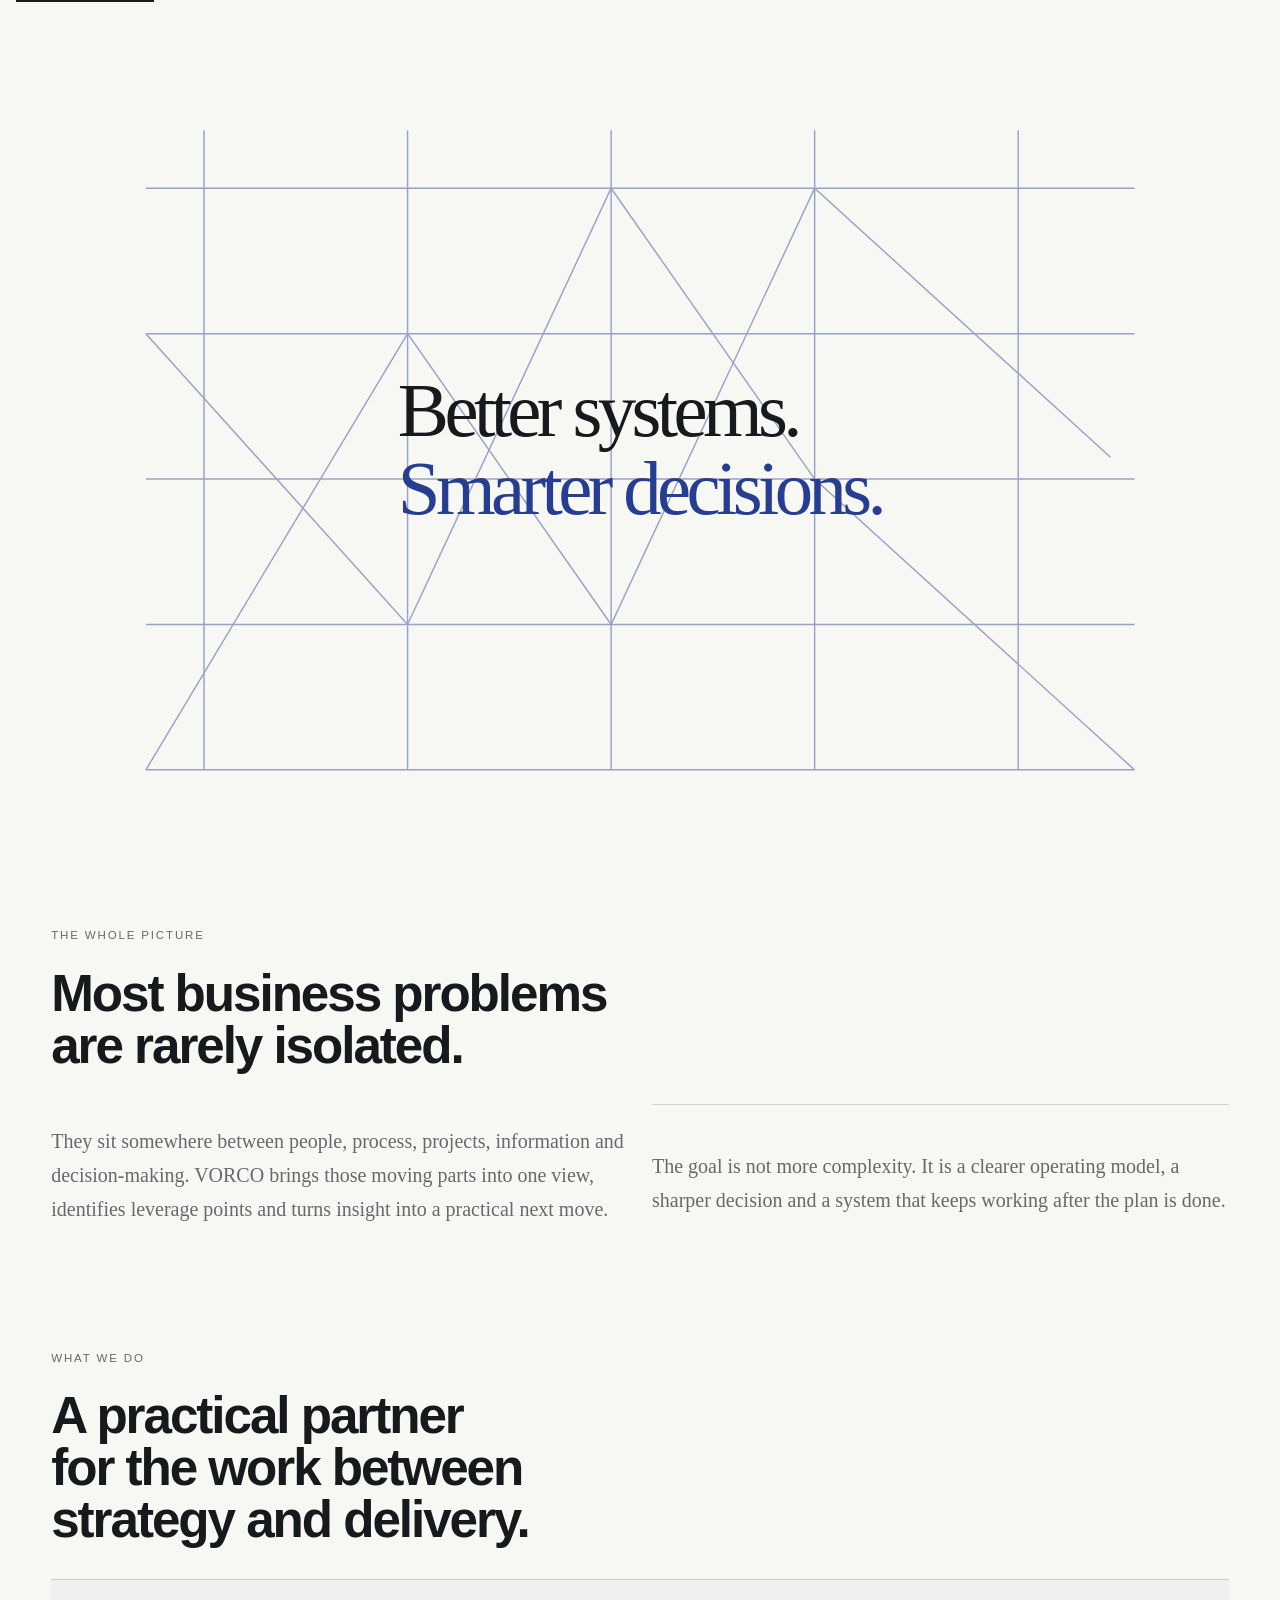
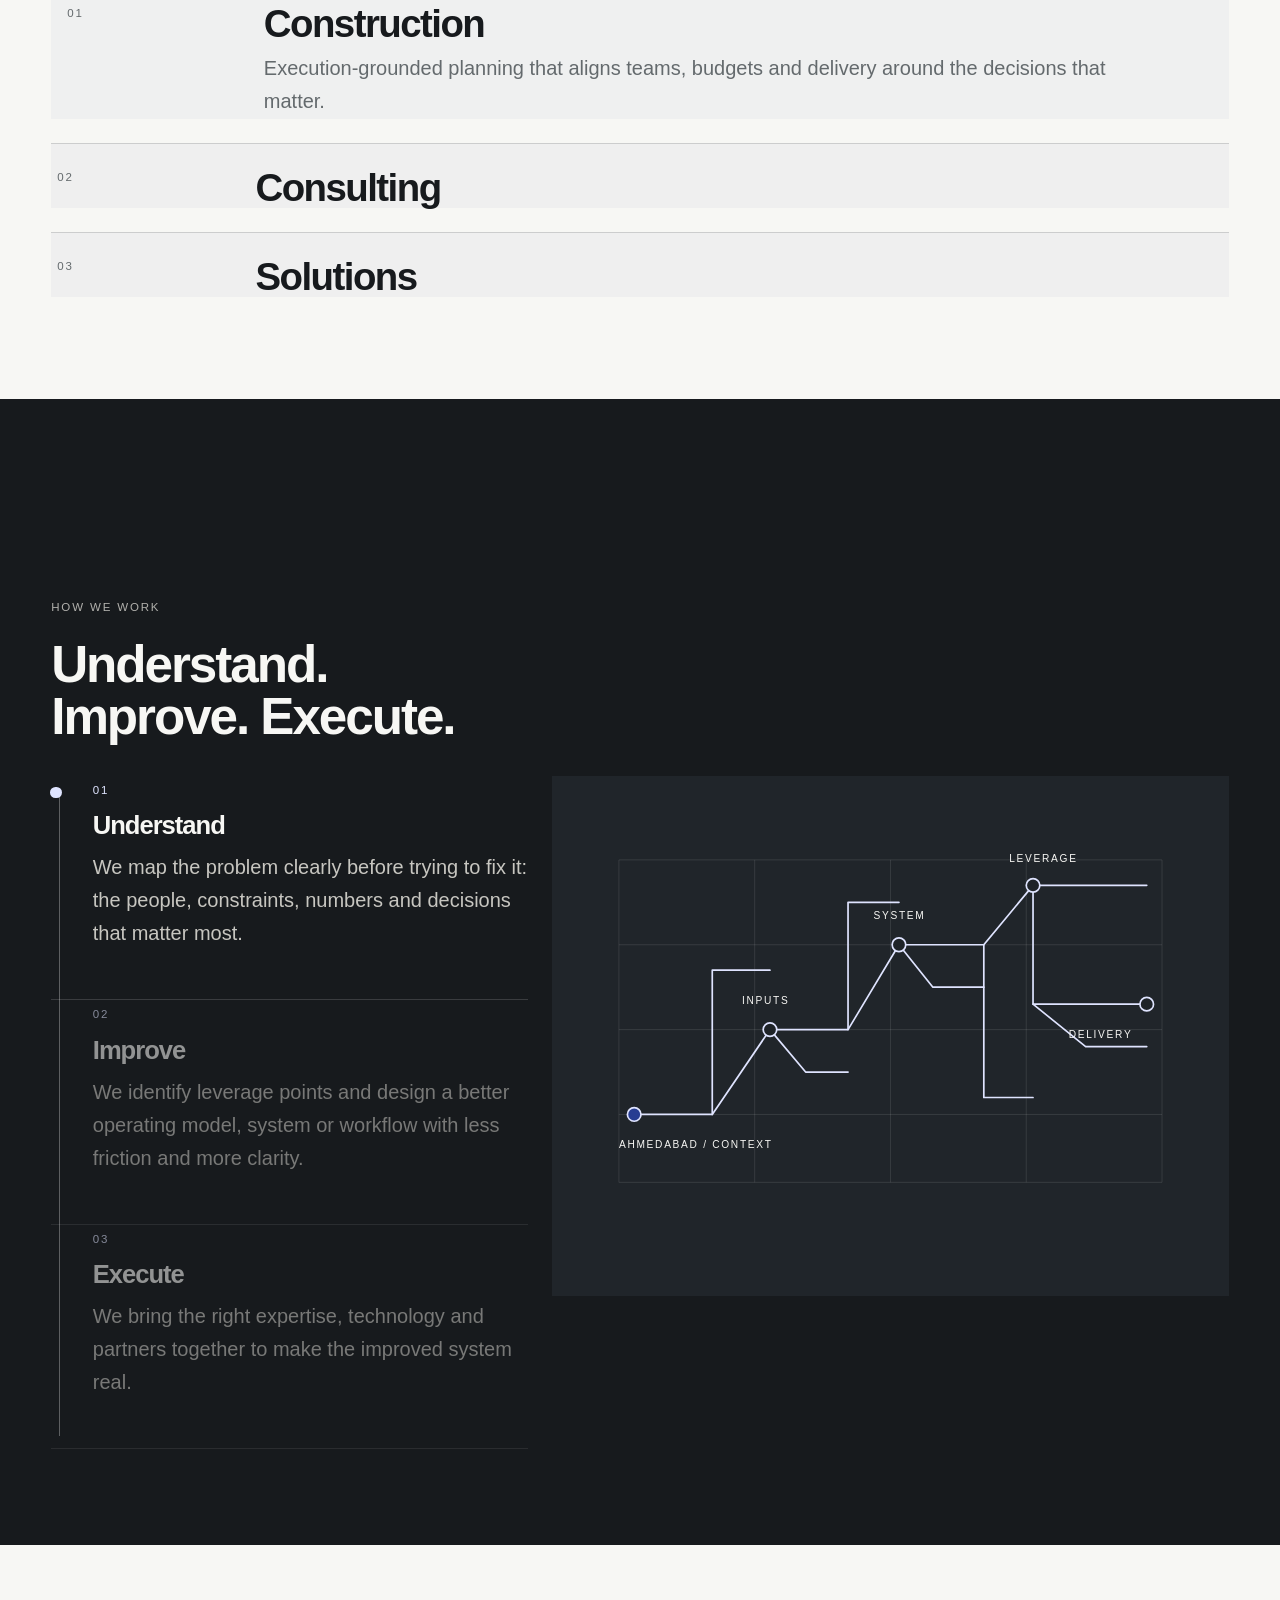
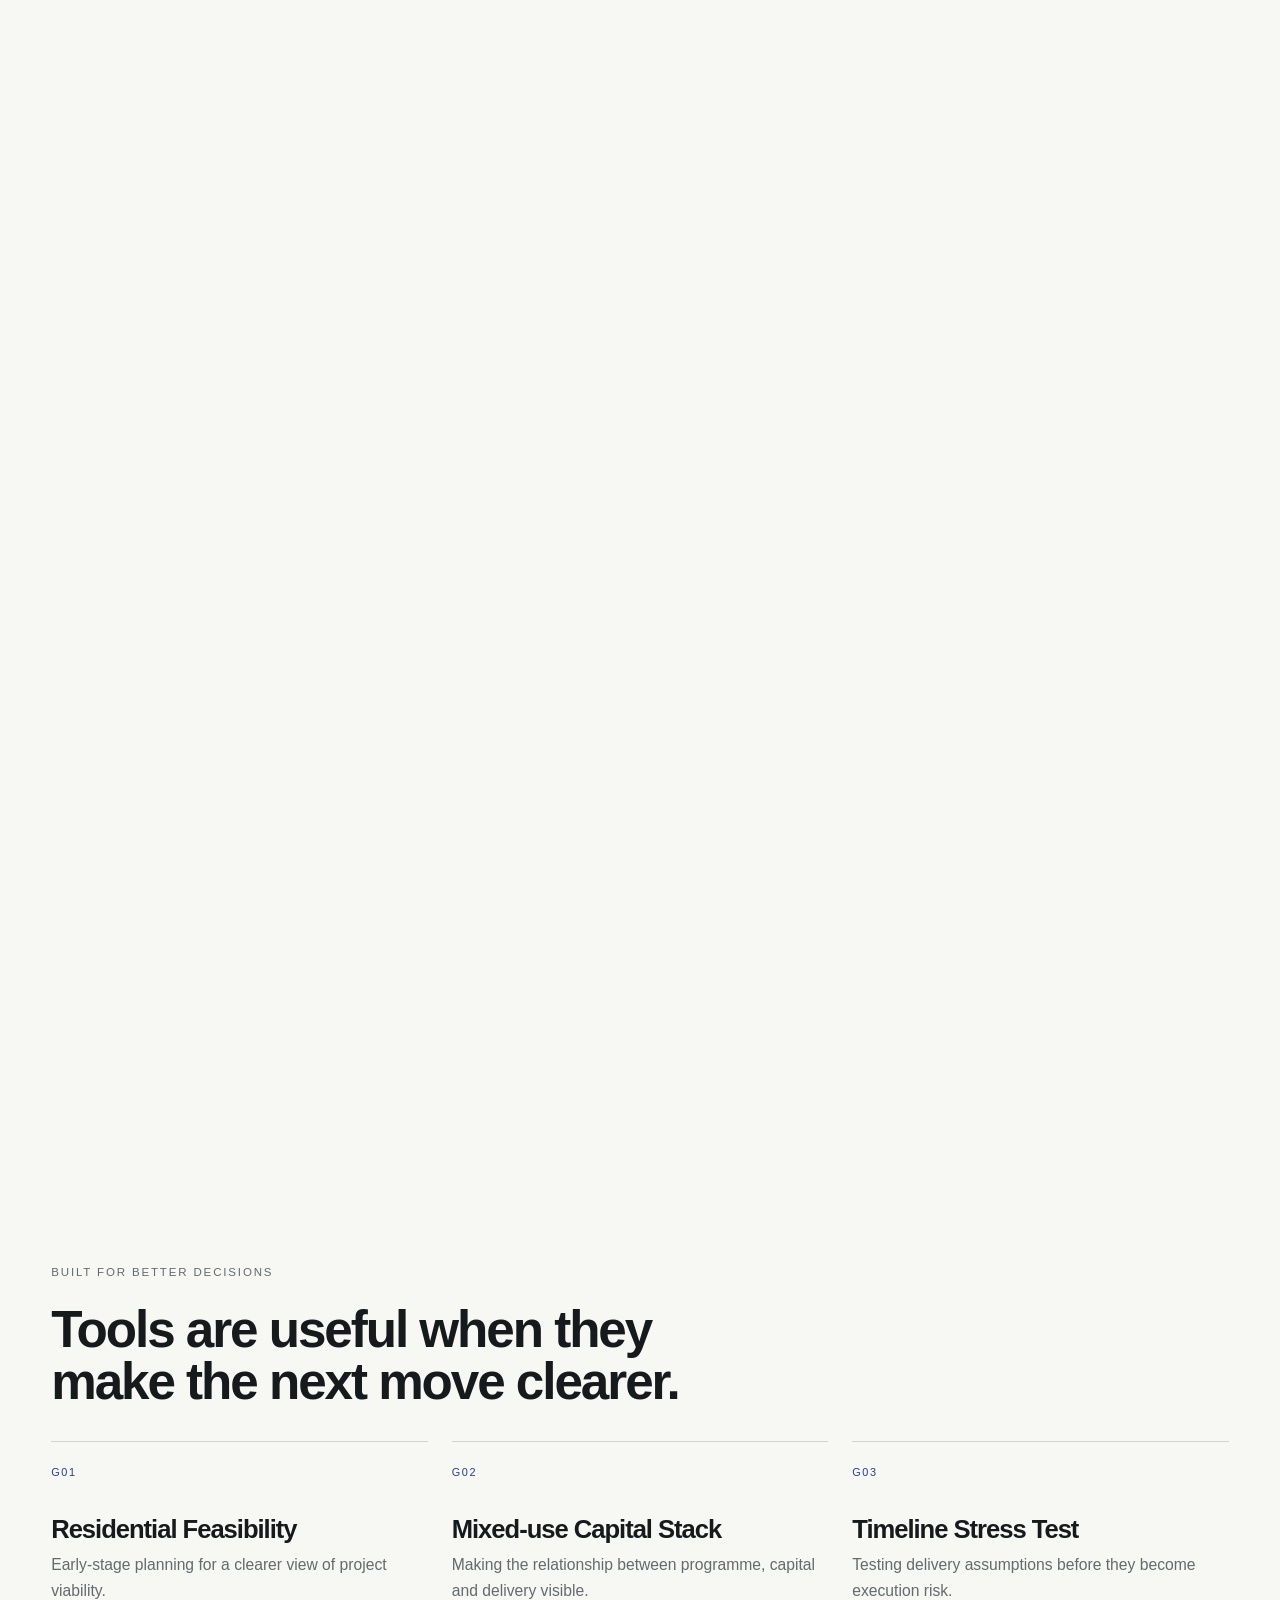
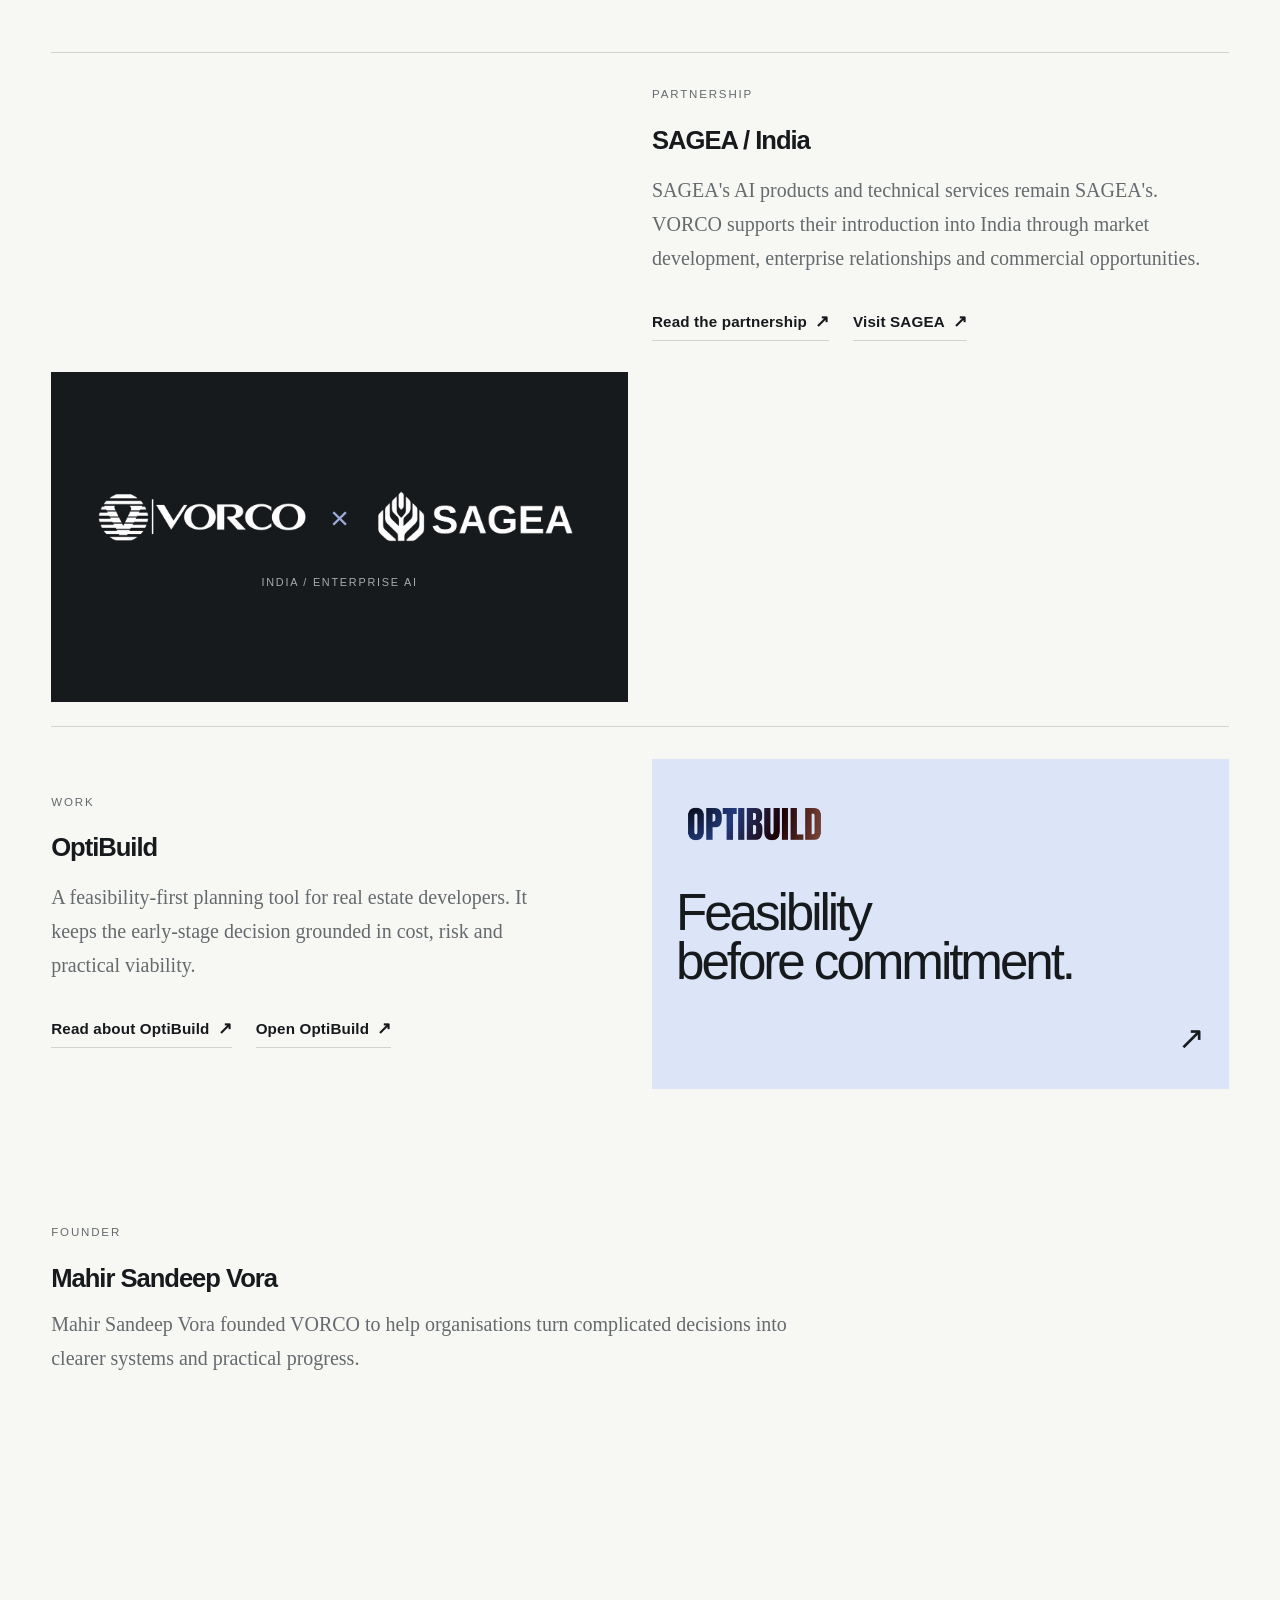
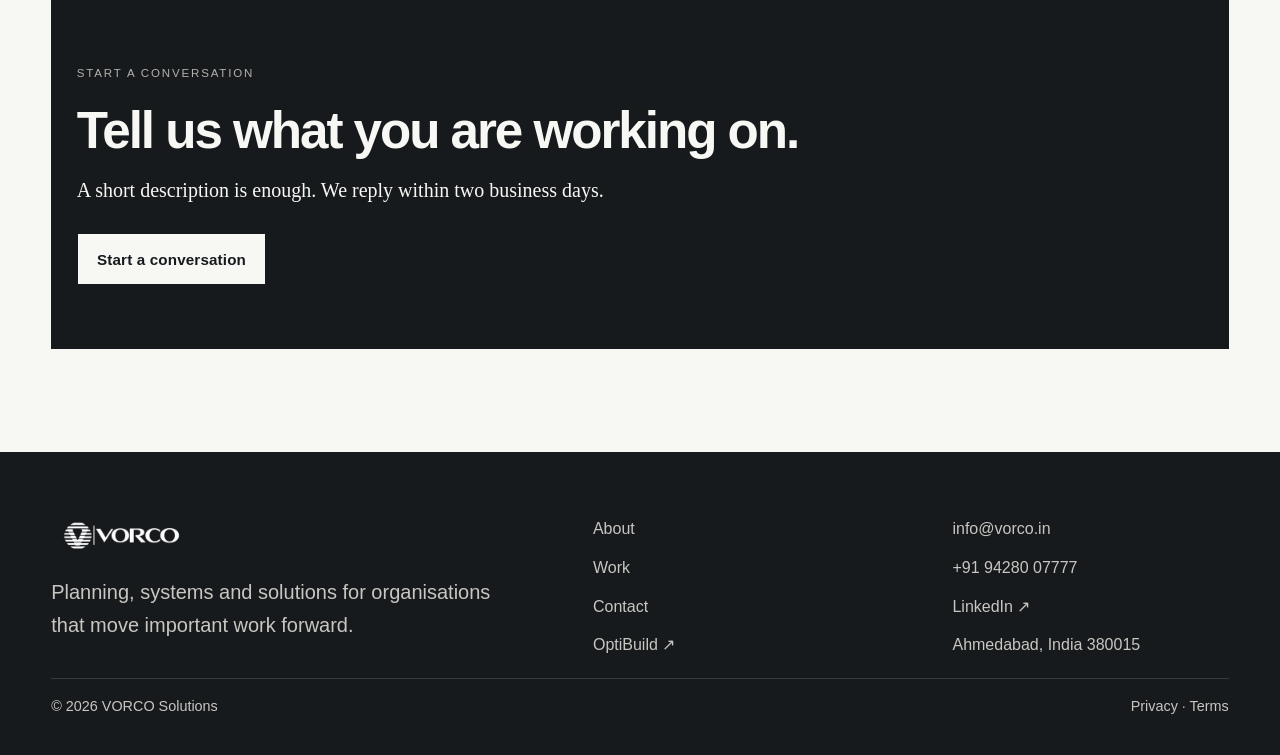
<file: index.html>
<!doctype html>
<html lang="en-IN">
<head>
  <meta charset="UTF-8" />
  <meta name="viewport" content="width=device-width, initial-scale=1.0" />
  <meta name="description" content="VORCO helps businesses, developers and organisations improve decisions, systems and execution through consulting, technology and practical solutions." />
  <title>VORCO | Business Transformation &amp; Solutions</title>
  <meta property="og:title" content="VORCO | Business Transformation &amp; Solutions" />
  <meta property="og:description" content="VORCO helps businesses, developers and organisations improve decisions, systems and execution through consulting, technology and practical solutions." />
  <meta property="og:type" content="website" />
  <meta property="og:url" content="https://vorco.in/" />
  <meta property="og:image" content="assets/img/og-image.png" />
  <link rel="canonical" href="https://vorco.in/" />
  <link rel="icon" type="image/svg+xml" href="favicon.svg" />
  <link rel="stylesheet" href="assets/css/site.css" />
</head>
<body data-page="home">
  <a class="skip-link" href="#main-content">Skip to content</a>
  <header class="site-header">
  <div class="site-header__inner">
    <a class="brand" href="index.html" aria-label="VORCO home">VORCO</a>
    <nav id="site-nav" class="site-nav" aria-label="Main navigation">
      <a href="index.html">Home</a>
      <a href="about.html">About</a>
      <a href="capabilities.html">Capabilities</a>
      <a href="product.html">Product</a>
      <a href="work.html">Work</a>
      <a href="partnerships.html">Partnerships</a>
      <a href="contact.html" class="button button--primary">Start a conversation <span aria-hidden="true">↗︎</span></a>
    </nav>
    <button class="menu-toggle" type="button" aria-expanded="false" aria-controls="site-nav">Menu</button>
  </div>
</header>
  <main id="main-content">
    <section class="hero hero-shell">
      <div class="hero-intro" data-hero-intro aria-hidden="true">
        <svg class="hero-intro__lattice" viewBox="0 0 760 520" aria-hidden="true">
          <g class="hero-intro__lines" fill="none" stroke="currentColor" stroke-width="1">
            <path d="M40 80H720M40 180H720M40 280H720M40 380H720M40 480H720" />
            <path d="M80 40V480M220 40V480M360 40V480M500 40V480M640 40V480" />
            <path d="M40 480L220 180L360 380L500 80L720 280" />
            <path d="M40 180L220 380L360 80L500 280L720 480" />
          </g>
        </svg>
        <div class="hero-intro__words"><span>Better systems.</span><span>Smarter decisions.</span></div>
      </div>
      <div class="hero-grid">
        <div class="hero-copy">
          <p class="eyebrow">Business transformation / India</p>
          <h1>Better systems.<br><em>Smarter decisions.</em></h1>
          <p class="hero-lead">VORCO helps organisations make sense of complexity, improve how they operate and move important work forward with clarity.</p>
          <div class="hero-actions">
            <a class="button button--primary" href="capabilities.html">Explore VORCO <span aria-hidden="true">↘︎</span></a>
            <a class="text-link" href="contact.html">Start a conversation <span aria-hidden="true">↗︎</span></a>
          </div>
          <div class="hero-meta"><span>VORCO / 01</span><span>Understand · Improve · Execute</span></div>
        </div>
      </div>
    </section>

    <section class="section">
      <div class="section-title">
        <div class="section-title__copy">
          <p class="eyebrow">The whole picture</p>
          <h2>Most business problems are rarely isolated.</h2>
        </div>
      </div>
      <div class="statement-grid">
        <div class="statement-copy">
          <p class="text-serif">They sit somewhere between people, process, projects, information and decision-making. VORCO brings those moving parts into one view, identifies leverage points and turns insight into a practical next move.</p>
        </div>
        <div class="statement-aside">
          <p class="text-serif">The goal is not more complexity. It is a clearer operating model, a sharper decision and a system that keeps working after the plan is done.</p>
        </div>
      </div>
    </section>

    <section class="section" aria-labelledby="capabilities-heading">
      <div class="section-title">
        <div class="section-title__copy">
          <p class="eyebrow">What we do</p>
          <h2 id="capabilities-heading">A practical partner for the work between strategy and delivery.</h2>
        </div>
      </div>
      <div class="capability-list">
          <button class="capability-row is-selected" type="button" data-capability="construction" aria-pressed="true">
          <div class="capability-row__label">01</div>
          <div class="capability-row__content">
            <h3>Construction</h3>
            <p>Execution-grounded planning that aligns teams, budgets and delivery around the decisions that matter.</p>
          </div>
          </button>
        <button class="capability-row" type="button" data-capability="consulting" aria-pressed="false">
          <div class="capability-row__label">02</div>
          <div class="capability-row__content">
            <h3>Consulting</h3>
            <p>Feasibility-first strategy for practical business decisions, from early questions to a workable operating model.</p>
          </div>
        </button>
        <button class="capability-row" type="button" data-capability="solutions" aria-pressed="false">
          <div class="capability-row__label">03</div>
          <div class="capability-row__content">
            <h3>Solutions</h3>
            <p>Digital and process systems designed to make complex decisions clearer and execution more dependable.</p>
          </div>
        </button>
      </div>
    </section>

    <section id="process" class="process-shell">
      <div class="section wrapper">
        <div class="section-title">
          <div class="section-title__copy">
            <p class="eyebrow">How we work</p>
            <h2>Understand. Improve. Execute.</h2>
          </div>
        </div>
        <div class="process-grid">
          <div class="process-stages">
            <div class="process-line"></div>
            <div class="process-marker"></div>
            <div class="stage is-active">
              <span class="stage-number">01</span>
              <h3>Understand</h3>
              <p>We map the problem clearly before trying to fix it: the people, constraints, numbers and decisions that matter most.</p>
            </div>
            <div class="stage">
              <span class="stage-number">02</span>
              <h3>Improve</h3>
              <p>We identify leverage points and design a better operating model, system or workflow with less friction and more clarity.</p>
            </div>
            <div class="stage">
              <span class="stage-number">03</span>
              <h3>Execute</h3>
              <p>We bring the right expertise, technology and partners together to make the improved system real.</p>
            </div>
          </div>
          <div class="process-visual" aria-hidden="true">
            <svg class="process-map" viewBox="0 0 760 500" xmlns="http://www.w3.org/2000/svg">
              <g class="process-map__grid" fill="none" stroke="rgba(255,255,255,0.12)" stroke-width="1">
                <path d="M60 80H700M60 180H700M60 280H700M60 380H700M60 460H700"/><path d="M60 80V460M220 80V460M380 80V460M540 80V460M700 80V460"/>
              </g>
              <g class="drawing-line" fill="none" stroke="#dfe4ff" stroke-width="2" stroke-linecap="round" stroke-linejoin="round" stroke-dasharray="1200" stroke-dashoffset="1200">
                <path d="M78 380H170L238 280H330L390 180H490L548 110H682"/>
                <path d="M170 380V210H238M330 280V130H390M490 180V360H548M548 110V250H682"/>
                <path d="M238 280L280 330H330M390 180L430 230H490M548 250L610 300H682"/>
              </g>
              <g class="process-map__nodes" fill="#1e2328" stroke="#dfe4ff" stroke-width="2">
                <circle cx="78" cy="380" r="8"/><circle cx="238" cy="280" r="8"/><circle cx="390" cy="180" r="8"/><circle cx="548" cy="110" r="8"/><circle cx="682" cy="250" r="8"/>
              </g>
              <g class="process-map__labels" fill="#f7f7f4" font-family="Segoe UI, Arial, sans-serif">
                <text x="60" y="420">AHMEDABAD / CONTEXT</text><text x="205" y="250">INPUTS</text><text x="360" y="150">SYSTEM</text><text x="520" y="82">LEVERAGE</text><text x="590" y="290">DELIVERY</text>
              </g>
            </svg>
          </div>
        </div>
      </div>
    </section>

    <section id="work" class="section">
      <div class="section-title">
        <div class="section-title__copy">
          <p class="eyebrow">Built for better decisions</p>
          <h2>Tools are useful when they make the next move clearer.</h2>
        </div>
      </div>
      <div class="work-index" aria-label="Selected VORCO work">
        <article><span>G01</span><h3>Residential Feasibility</h3><p>Early-stage planning for a clearer view of project viability.</p></article>
        <article><span>G02</span><h3>Mixed-use Capital Stack</h3><p>Making the relationship between programme, capital and delivery visible.</p></article>
        <article><span>G03</span><h3>Timeline Stress Test</h3><p>Testing delivery assumptions before they become execution risk.</p></article>
      </div>
      <div class="work-grid">
        <article class="work-card">
          <div class="work-card__copy">
            <p class="eyebrow">Work</p>
            <h3>OptiBuild</h3>
            <p class="text-serif">A feasibility-first planning tool for real estate developers. It keeps the early-stage decision grounded in cost, risk and practical viability.</p>
            <div class="partnership-actions"><a class="text-link" href="product.html">Read about OptiBuild <span aria-hidden="true">↗︎</span></a><a class="text-link" href="https://optibuild.vorco.in" target="_blank" rel="noopener">Open OptiBuild <span aria-hidden="true">↗︎</span></a></div>
          </div>
            <div class="work-card__visual work-card__visual--opti">
            <div class="product-signal"><img src="assets/img/optibuild-wordmark.png" alt="OptiBuild" /><strong>Feasibility<br>before commitment.</strong><i>↗︎</i></div>
          </div>
        </article>

        <article class="work-card work-card--reverse">
          <div class="work-card__copy">
            <p class="eyebrow">Partnership</p>
            <h3>SAGEA / India</h3>
            <p class="text-serif">SAGEA's AI products and technical services remain SAGEA's. VORCO supports their introduction into India through market development, enterprise relationships and commercial opportunities.</p>
            <div class="partnership-actions"><a class="text-link" href="partnerships.html">Read the partnership <span aria-hidden="true">↗︎</span></a><a class="text-link" href="https://www.sagea.space/" target="_blank" rel="noopener">Visit SAGEA <span aria-hidden="true">↗︎</span></a></div>
          </div>
            <div class="work-card__visual work-card__visual--sagea">
            <div class="partnership-signal"><div class="partnership-logos"><img src="assets/img/vorco-wordmark.png" alt="VORCO" /><b>×</b><img src="assets/img/sagea-wordmark-dark.png" alt="SAGEA" /></div><small>India / Enterprise AI</small></div>
          </div>
        </article>
      </div>
    </section>

    <section class="section">
      <div class="founder-card founder-card--text-only">
        <div class="founder-copy">
          <p class="eyebrow">Founder</p>
          <h3>Mahir Sandeep Vora</h3>
          <p class="text-serif" style="margin-top: 1rem;">Mahir Sandeep Vora founded VORCO to help organisations turn complicated decisions into clearer systems and practical progress.</p>
        </div>
      </div>
    </section>

    <section class="section">
      <div class="cta-panel">
        <p class="eyebrow">Start a conversation</p>
        <h2>Tell us what you are working on.</h2>
        <p class="text-serif" style="margin-top:1rem; max-width:34rem;">A short description is enough. We reply within two business days.</p>
        <div class="hero-actions" style="margin-top:1.6rem;">
          <a class="button button--light" href="contact.html">Start a conversation</a>
        </div>
      </div>
    </section>
  </main>
  <footer class="footer">
  <div class="footer__inner">
    <div>
      <a class="brand" href="index.html" aria-label="VORCO home">VORCO</a>
      <p>Planning, systems and solutions for organisations that move important work forward.</p>
    </div>
    <div class="footer__meta">
      <a href="about.html">About</a>
      <a href="work.html">Work</a>
      <a href="contact.html">Contact</a>
      <a href="https://optibuild.vorco.in" target="_blank" rel="noopener">OptiBuild ↗︎</a>
    </div>
    <div class="footer__meta">
      <a href="mailto:info@vorco.in">info@vorco.in</a>
      <a href="tel:+919428007777">+91 94280 07777</a>
      <a href="https://in.linkedin.com/company/vorcosolutions" target="_blank" rel="noopener">LinkedIn ↗︎</a>
      <span>Ahmedabad, India 380015</span>
    </div>
  </div>
  <div class="footer__legal"><span>© <span data-footer-year>2026</span> VORCO Solutions</span><div><a href="privacy.html">Privacy</a> · <a href="terms.html">Terms</a></div></div>
</footer>
  <script src="assets/vendor/gsap.min.js"></script>
  <script src="assets/vendor/ScrollTrigger.min.js"></script>
  <script src="assets/vendor/lenis.min.js" defer></script>
  <script src="assets/js/site.js" defer></script>
</body>
</html>
</file>
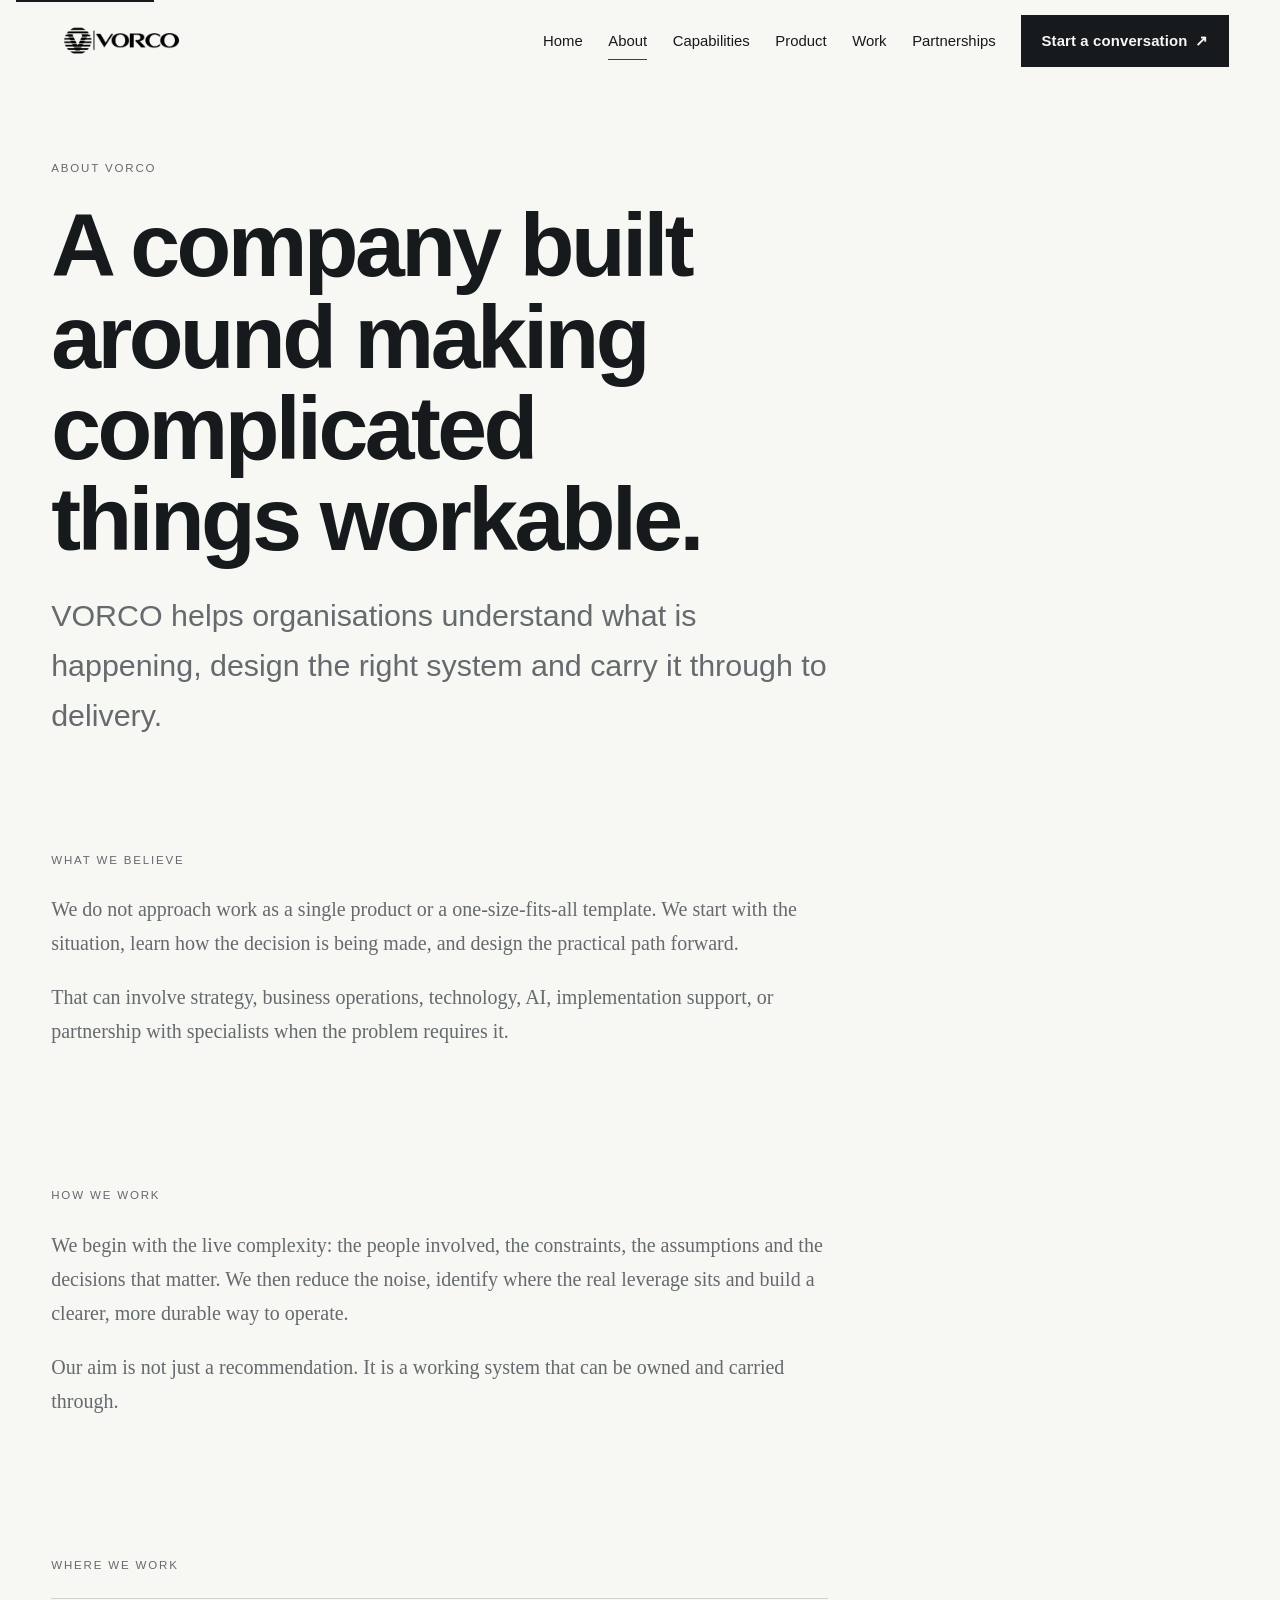
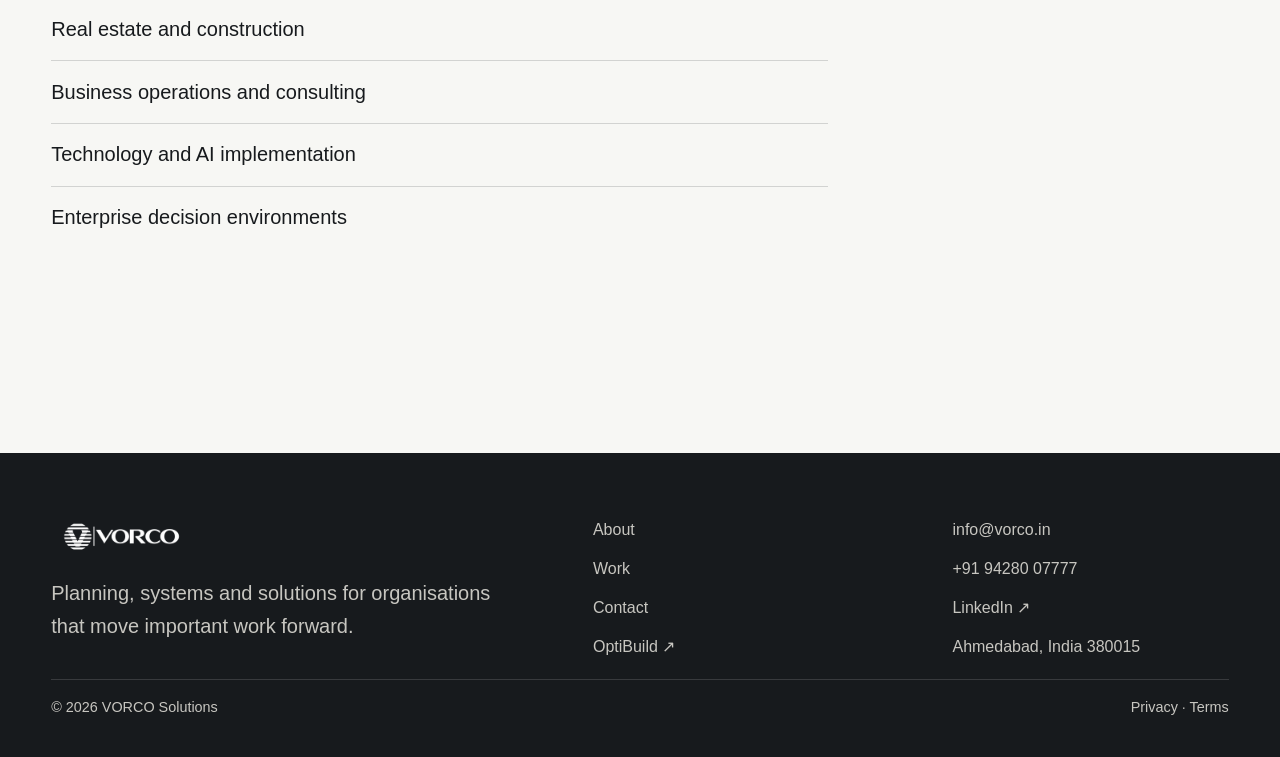
<file: about.html>
<!doctype html>
<html lang="en-IN">
<head>
  <meta charset="UTF-8" />
  <meta name="viewport" content="width=device-width, initial-scale=1.0" />
  <meta name="description" content="About VORCO, a company focused on strategy, systems and execution." />
  <title>About VORCO</title>
  <link rel="canonical" href="https://vorco.in/about.html" />
  <link rel="icon" type="image/svg+xml" href="favicon.svg" />
  <link rel="stylesheet" href="assets/css/site.css" />
</head>
<body data-page="about">
  <a class="skip-link" href="#main-content">Skip to content</a>
  <header class="site-header">
  <div class="site-header__inner">
       <a class="brand" href="index.html" aria-label="VORCO home">VORCO</a>
    <nav id="site-nav" class="site-nav" aria-label="Main navigation">
      <a href="index.html">Home</a>
      <a href="about.html" aria-current="page">About</a>
      <a href="capabilities.html">Capabilities</a>
      <a href="product.html">Product</a>
      <a href="work.html">Work</a>
      <a href="partnerships.html">Partnerships</a>
      <a href="contact.html" class="button button--primary">Start a conversation <span aria-hidden="true">↗︎</span></a>
    </nav>
    <button class="menu-toggle" type="button" aria-expanded="false" aria-controls="site-nav">Menu</button>
  </div>
</header>
  <main id="main-content">
    <section class="page-hero">
      <div class="page-hero__inner">
        <div class="page-hero__copy">
          <p class="eyebrow">About VORCO</p>
          <h1>A company built around making complicated things workable.</h1>
          <p class="lead">VORCO helps organisations understand what is happening, design the right system and carry it through to delivery.</p>
        </div>
      </div>
    </section>

    <section class="page-grid">
      <div class="feature-block">
        <p class="eyebrow">What we believe</p>
        <p class="text-serif">We do not approach work as a single product or a one-size-fits-all template. We start with the situation, learn how the decision is being made, and design the practical path forward.</p>
        <p class="text-serif">That can involve strategy, business operations, technology, AI, implementation support, or partnership with specialists when the problem requires it.</p>
      </div>
    </section>

    <section class="page-grid">
      <div class="feature-block">
        <p class="eyebrow">How we work</p>
        <p class="text-serif">We begin with the live complexity: the people involved, the constraints, the assumptions and the decisions that matter. We then reduce the noise, identify where the real leverage sits and build a clearer, more durable way to operate.</p>
        <p class="text-serif">Our aim is not just a recommendation. It is a working system that can be owned and carried through.</p>
      </div>
    </section>

    <section class="page-grid">
      <div class="feature-block">
        <p class="eyebrow">Where we work</p>
        <ul class="list-plain">
          <li>Real estate and construction</li>
          <li>Business operations and consulting</li>
          <li>Technology and AI implementation</li>
          <li>Enterprise decision environments</li>
        </ul>
      </div>
    </section>
  </main>
  <footer class="footer">
  <div class="footer__inner">
    <div>
      <a class="brand" href="index.html" aria-label="VORCO home">VORCO</a>
      <p>Planning, systems and solutions for organisations that move important work forward.</p>
    </div>
    <div class="footer__meta">
      <a href="about.html">About</a>
      <a href="work.html">Work</a>
      <a href="contact.html">Contact</a>
      <a href="https://optibuild.vorco.in" target="_blank" rel="noopener">OptiBuild ↗︎</a>
    </div>
    <div class="footer__meta">
      <a href="mailto:info@vorco.in">info@vorco.in</a>
      <a href="tel:+919428007777">+91 94280 07777</a>
      <a href="https://in.linkedin.com/company/vorcosolutions" target="_blank" rel="noopener">LinkedIn ↗︎</a>
      <span>Ahmedabad, India 380015</span>
    </div>
  </div>
  <div class="footer__legal"><span>© <span data-footer-year>2026</span> VORCO Solutions</span><div><a href="privacy.html">Privacy</a> · <a href="terms.html">Terms</a></div></div>
</footer>
  <script src="assets/vendor/gsap.min.js"></script>
  <script src="assets/vendor/ScrollTrigger.min.js"></script>
  <script src="assets/vendor/lenis.min.js" defer></script>
  <script src="assets/js/site.js" defer></script>
</body>
</html>
</file>
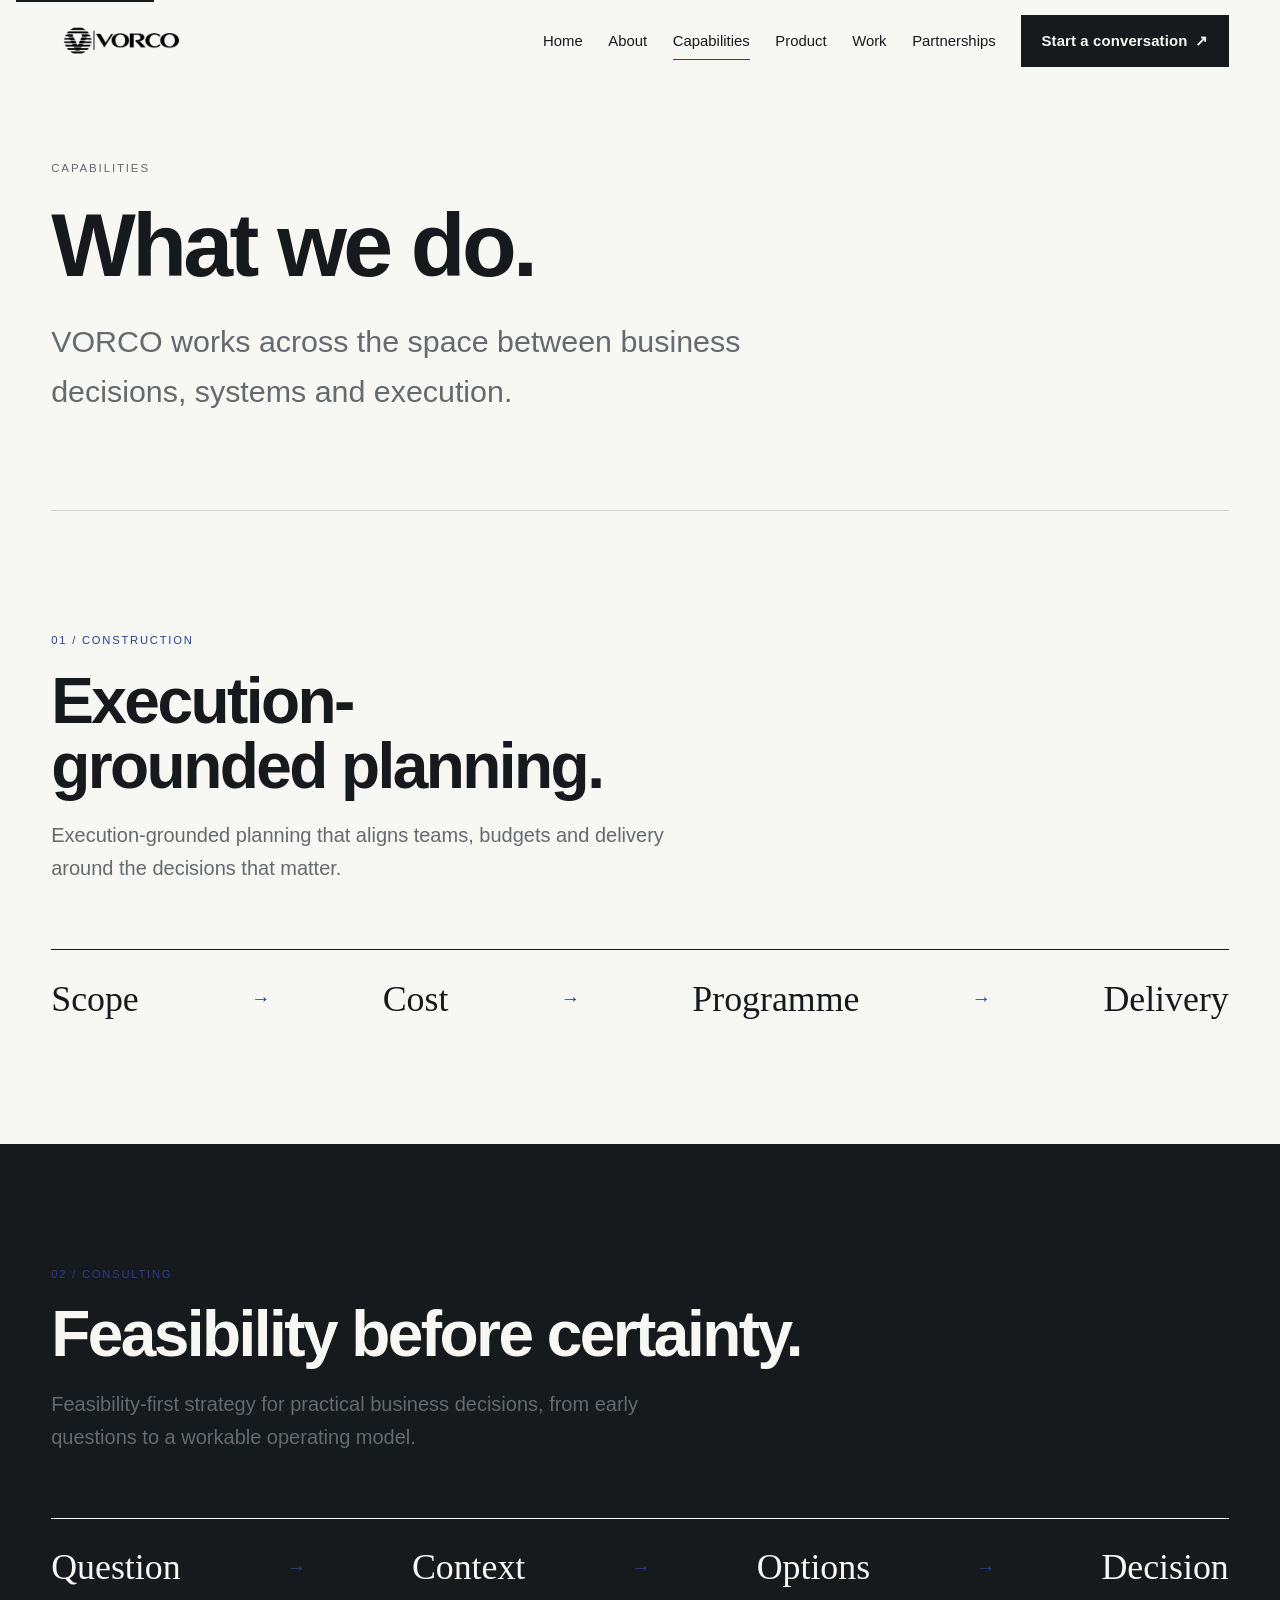
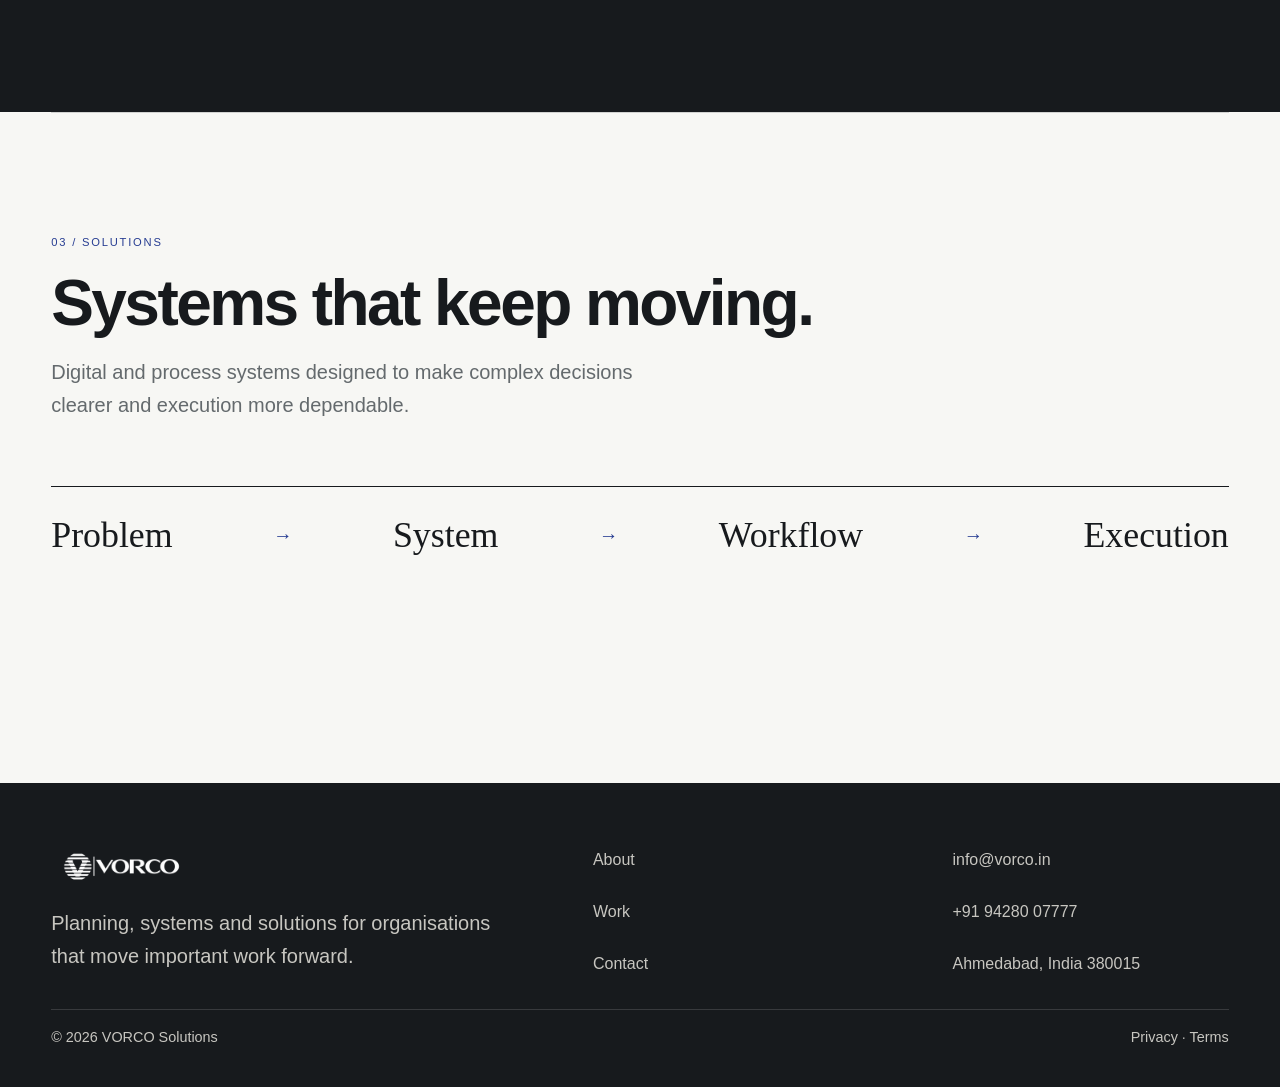
<file: capabilities.html>
<!doctype html>
<html lang="en-IN">
<head>
  <meta charset="UTF-8" />
  <meta name="viewport" content="width=device-width, initial-scale=1.0" />
  <meta name="description" content="VORCO capabilities across construction, consulting and practical solutions." />
  <title>VORCO | Capabilities</title>
  <link rel="canonical" href="https://vorco.in/capabilities.html" />
  <link rel="icon" type="image/svg+xml" href="favicon.svg" />
  <link rel="stylesheet" href="assets/css/site.css" />
</head>
<body data-page="capabilities">
  <a class="skip-link" href="#main-content">Skip to content</a>
  <header class="site-header"><div class="site-header__inner">
    <a class="brand" href="index.html" aria-label="VORCO home">VORCO</a>
    <nav id="site-nav" class="site-nav" aria-label="Main navigation">
      <a href="index.html">Home</a><a href="about.html">About</a><a href="capabilities.html" aria-current="page">Capabilities</a><a href="product.html">Product</a><a href="work.html">Work</a><a href="partnerships.html">Partnerships</a><a href="contact.html" class="button button--primary">Start a conversation <span aria-hidden="true">↗︎</span></a>
    </nav>
    <button class="menu-toggle" type="button" aria-expanded="false" aria-controls="site-nav">Menu</button>
  </div></header>
  <main id="main-content">
    <section class="page-hero"><div class="page-hero__inner"><div class="page-hero__copy"><p class="eyebrow">Capabilities</p><h1>What we do.</h1><p class="lead">VORCO works across the space between business decisions, systems and execution.</p></div></div></section>
    <section class="capability-detail"><div class="capability-detail__head"><span>01 / Construction</span><h2>Execution-grounded planning.</h2><p>Execution-grounded planning that aligns teams, budgets and delivery around the decisions that matter.</p></div><div class="capability-flow"><span>Scope</span><b>→</b><span>Cost</span><b>→</b><span>Programme</span><b>→</b><span>Delivery</span></div></section>
    <section class="capability-detail capability-detail--dark"><div class="capability-detail__head"><span>02 / Consulting</span><h2>Feasibility before certainty.</h2><p>Feasibility-first strategy for practical business decisions, from early questions to a workable operating model.</p></div><div class="capability-flow"><span>Question</span><b>→</b><span>Context</span><b>→</b><span>Options</span><b>→</b><span>Decision</span></div></section>
    <section class="capability-detail"><div class="capability-detail__head"><span>03 / Solutions</span><h2>Systems that keep moving.</h2><p>Digital and process systems designed to make complex decisions clearer and execution more dependable.</p></div><div class="capability-flow"><span>Problem</span><b>→</b><span>System</span><b>→</b><span>Workflow</span><b>→</b><span>Execution</span></div></section>
  </main>
  <footer class="footer"><div class="footer__inner"><div><a class="brand" href="index.html" aria-label="VORCO home">VORCO</a><p>Planning, systems and solutions for organisations that move important work forward.</p></div><div class="footer__meta"><a href="about.html">About</a><a href="work.html">Work</a><a href="contact.html">Contact</a></div><div class="footer__meta"><a href="mailto:info@vorco.in">info@vorco.in</a><a href="tel:+919428007777">+91 94280 07777</a><span>Ahmedabad, India 380015</span></div></div><div class="footer__legal"><span>© <span data-footer-year>2026</span> VORCO Solutions</span><div><a href="privacy.html">Privacy</a> · <a href="terms.html">Terms</a></div></div></footer>
  <script src="assets/vendor/gsap.min.js"></script><script src="assets/vendor/ScrollTrigger.min.js"></script><script src="assets/vendor/lenis.min.js" defer></script><script src="assets/js/site.js" defer></script>
</body>
</html>
</file>
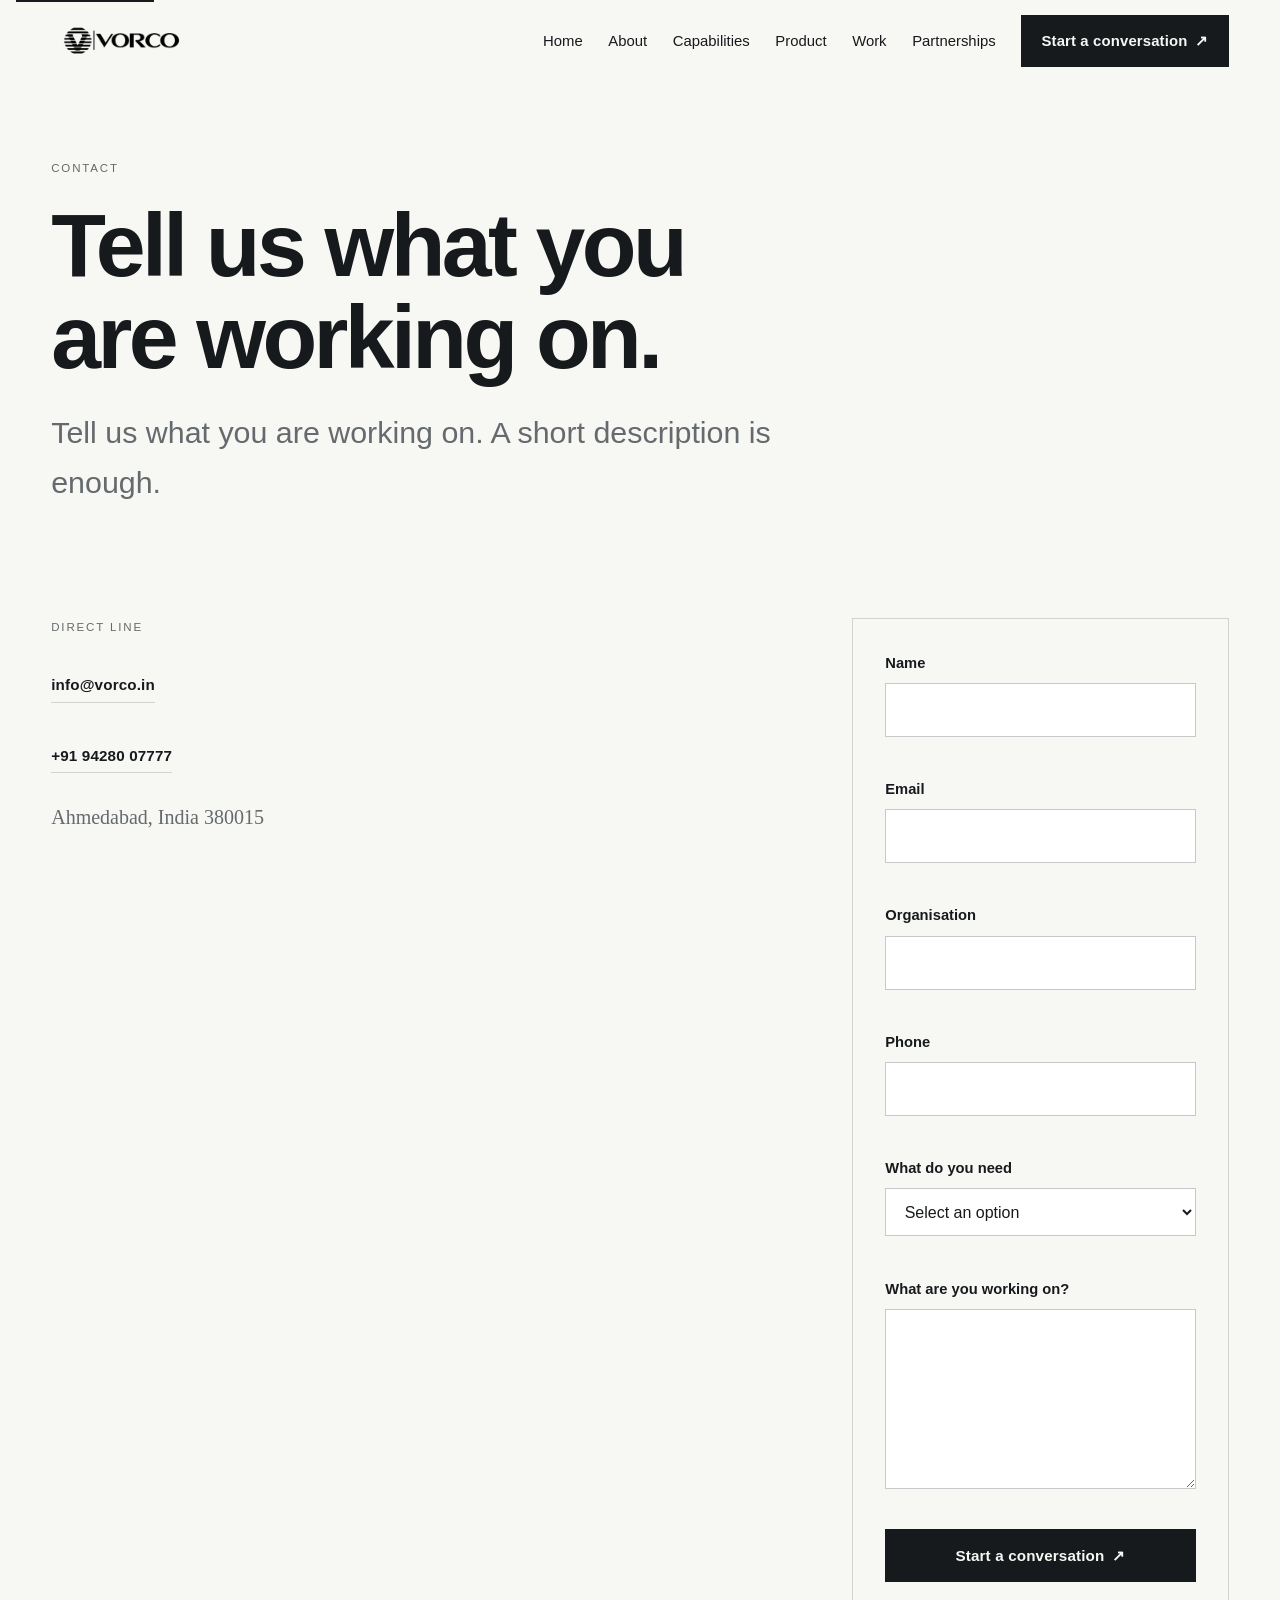
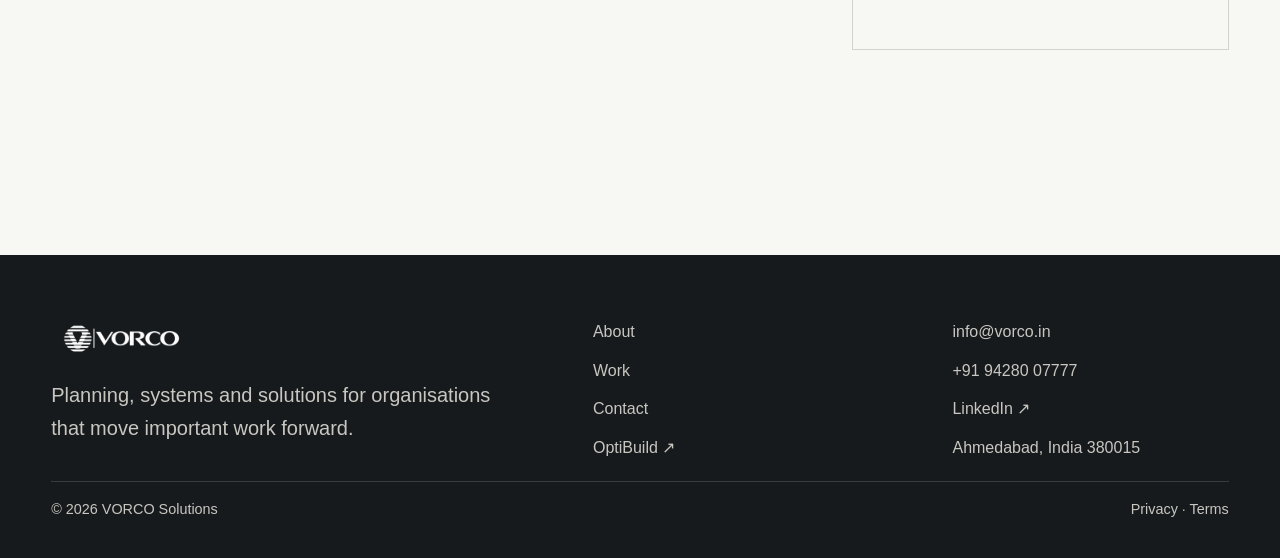
<file: contact.html>
<!doctype html>
<html lang="en-IN">
<head>
  <meta charset="UTF-8" />
  <meta name="viewport" content="width=device-width, initial-scale=1.0" />
  <meta name="description" content="Contact VORCO about the systems, decisions and work you are moving forward." />
  <title>VORCO | Start a Conversation</title>
  <link rel="canonical" href="https://vorco.in/contact.html" />
  <link rel="icon" type="image/svg+xml" href="favicon.svg" />
  <link rel="stylesheet" href="assets/css/site.css" />
</head>
<body data-page="contact">
  <a class="skip-link" href="#main-content">Skip to content</a>
  <header class="site-header">
  <div class="site-header__inner">
       <a class="brand" href="index.html" aria-label="VORCO home">VORCO</a>
    <nav id="site-nav" class="site-nav" aria-label="Main navigation">
      <a href="index.html">Home</a>
      <a href="about.html">About</a>
      <a href="capabilities.html">Capabilities</a>
      <a href="product.html">Product</a>
      <a href="work.html">Work</a>
      <a href="partnerships.html">Partnerships</a>
      <a href="contact.html" class="button button--primary" aria-current="page">Start a conversation <span aria-hidden="true">↗︎</span></a>
    </nav>
    <button class="menu-toggle" type="button" aria-expanded="false" aria-controls="site-nav">Menu</button>
  </div>
</header>
  <main id="main-content">
    <section class="page-hero">
      <div class="page-hero__inner">
        <div class="page-hero__copy">
          <p class="eyebrow">Contact</p>
          <h1>Tell us what you are working on.</h1>
          <p class="lead">Tell us what you are working on. A short description is enough.</p>
        </div>
      </div>
    </section>

    <section class="page-grid">
      <aside class="feature-block">
        <p class="eyebrow">Direct line</p>
        <p><a class="text-link" href="mailto:info@vorco.in">info@vorco.in</a></p>
        <p><a class="text-link" href="tel:+919428007777">+91 94280 07777</a></p>
        <p class="text-serif">Ahmedabad, India 380015</p>
      </aside>
      <div class="side-block form-card">
        <form data-contact-form novalidate>
          <div class="field">
            <label for="name">Name</label>
            <input id="name" name="name" type="text" required aria-invalid="false" />
            <div class="error-text" aria-live="polite"></div>
          </div>
          <div class="field">
            <label for="email">Email</label>
            <input id="email" name="email" type="email" required aria-invalid="false" />
            <div class="error-text" aria-live="polite"></div>
          </div>
          <div class="field">
            <label for="organisation">Organisation</label>
            <input id="organisation" name="organisation" type="text" aria-invalid="false" />
            <div class="error-text" aria-live="polite"></div>
          </div>
          <div class="field">
            <label for="phone">Phone</label>
            <input id="phone" name="phone" type="tel" aria-invalid="false" />
            <div class="error-text" aria-live="polite"></div>
          </div>
          <div class="field">
            <label for="need">What do you need</label>
            <select id="need" name="need" required aria-invalid="false">
              <option value="">Select an option</option>
              <option>Advisory and operations</option>
              <option>Technology and AI systems</option>
              <option>Enterprise AI through the SAGEA partnership</option>
              <option>OptiBuild</option>
              <option>Something else</option>
            </select>
            <div class="error-text" aria-live="polite"></div>
          </div>
          <div class="field">
            <label for="message">What are you working on?</label>
            <textarea id="message" name="message" required aria-invalid="false"></textarea>
            <div class="error-text" aria-live="polite"></div>
          </div>
          <div class="field" style="display:none;">
            <label for="website">Website</label>
            <input id="website" name="website" type="text" tabindex="-1" autocomplete="off" data-nonrequired="true" />
          </div>
          <button class="button button--primary" type="submit">Start a conversation <span aria-hidden="true">↗︎</span></button>
          <div class="form-status" aria-live="polite"></div>
        </form>
      </div>
    </section>
  </main>
  <footer class="footer">
  <div class="footer__inner">
    <div>
      <a class="brand" href="index.html" aria-label="VORCO home">VORCO</a>
      <p>Planning, systems and solutions for organisations that move important work forward.</p>
    </div>
    <div class="footer__meta">
      <a href="about.html">About</a>
      <a href="work.html">Work</a>
      <a href="contact.html">Contact</a>
      <a href="https://optibuild.vorco.in" target="_blank" rel="noopener">OptiBuild ↗︎</a>
    </div>
    <div class="footer__meta">
      <a href="mailto:info@vorco.in">info@vorco.in</a>
      <a href="tel:+919428007777">+91 94280 07777</a>
      <a href="https://in.linkedin.com/company/vorcosolutions" target="_blank" rel="noopener">LinkedIn ↗︎</a>
      <span>Ahmedabad, India 380015</span>
    </div>
  </div>
  <div class="footer__legal"><span>© <span data-footer-year>2026</span> VORCO Solutions</span><div><a href="privacy.html">Privacy</a> · <a href="terms.html">Terms</a></div></div>
</footer>
  <script src="assets/vendor/gsap.min.js"></script>
  <script src="assets/vendor/ScrollTrigger.min.js"></script>
  <script src="assets/vendor/lenis.min.js" defer></script>
  <script src="assets/js/site.js" defer></script>
</body>
</html>
</file>
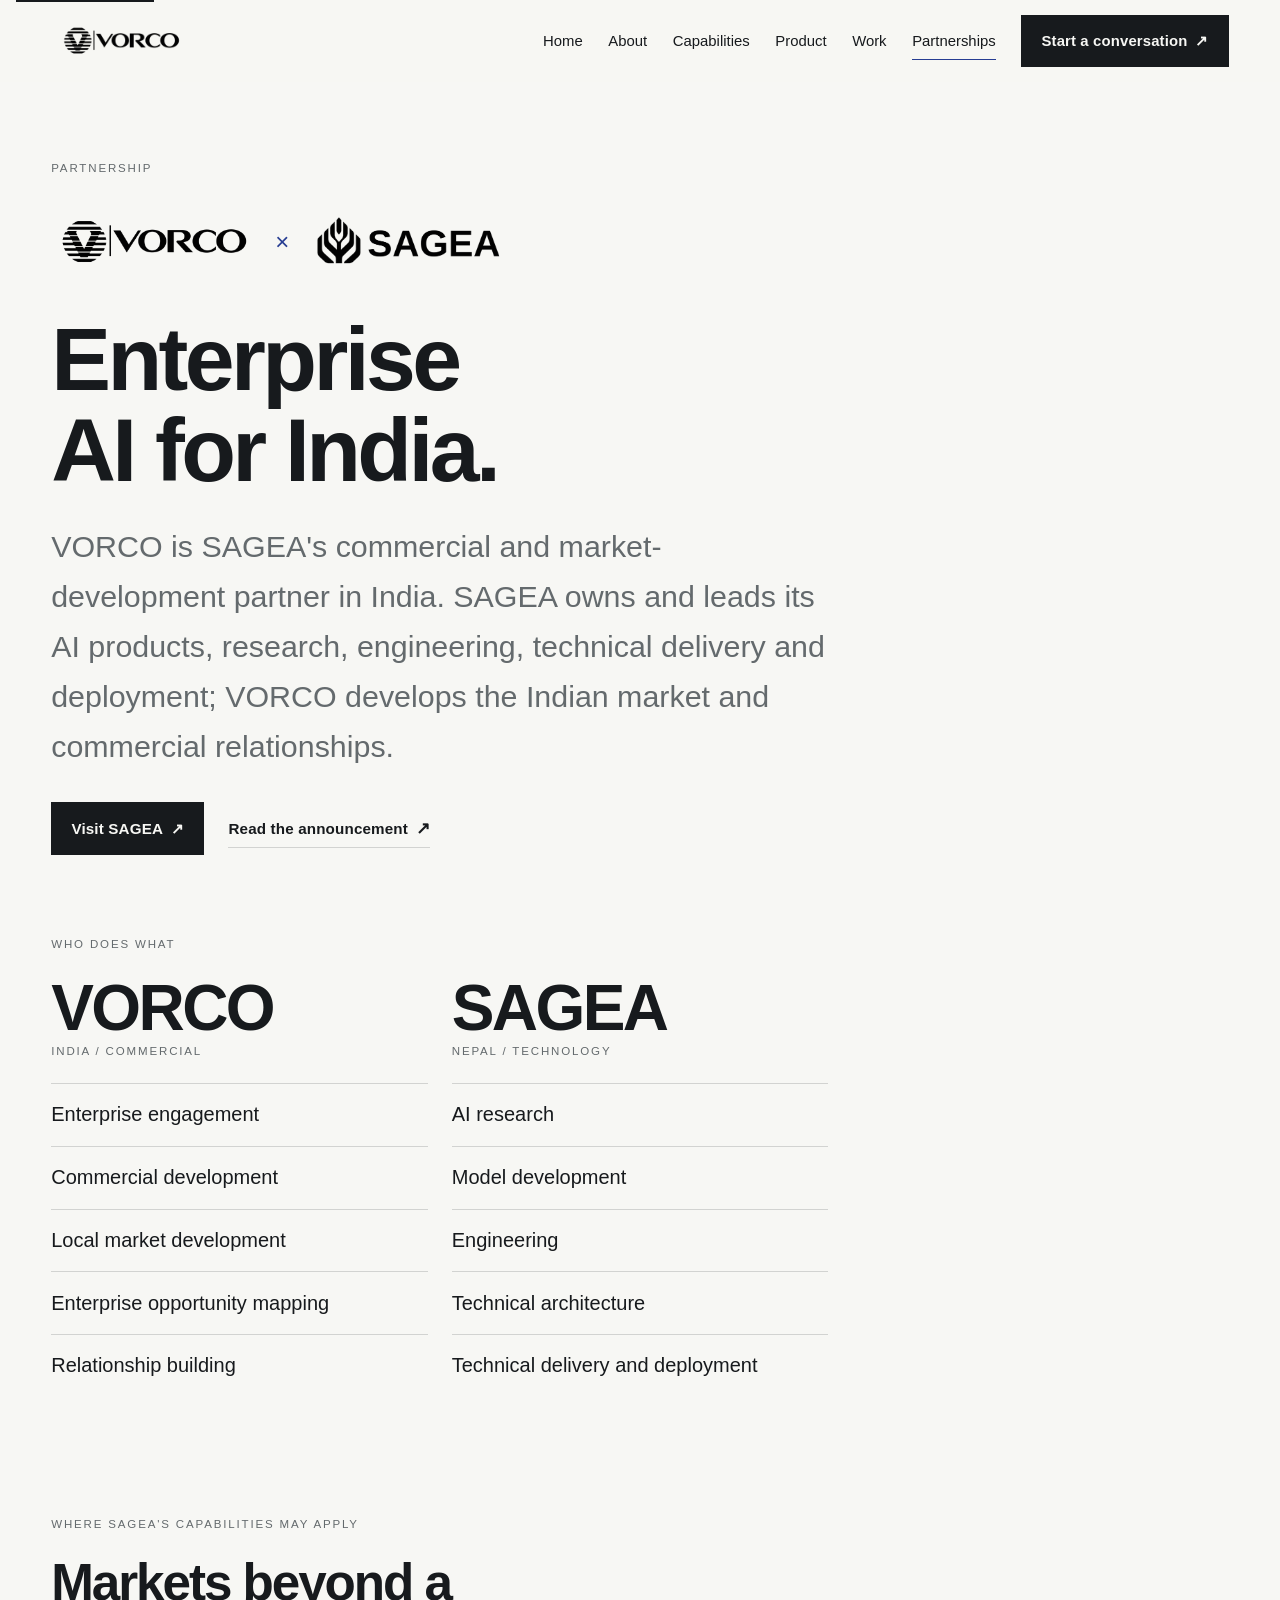
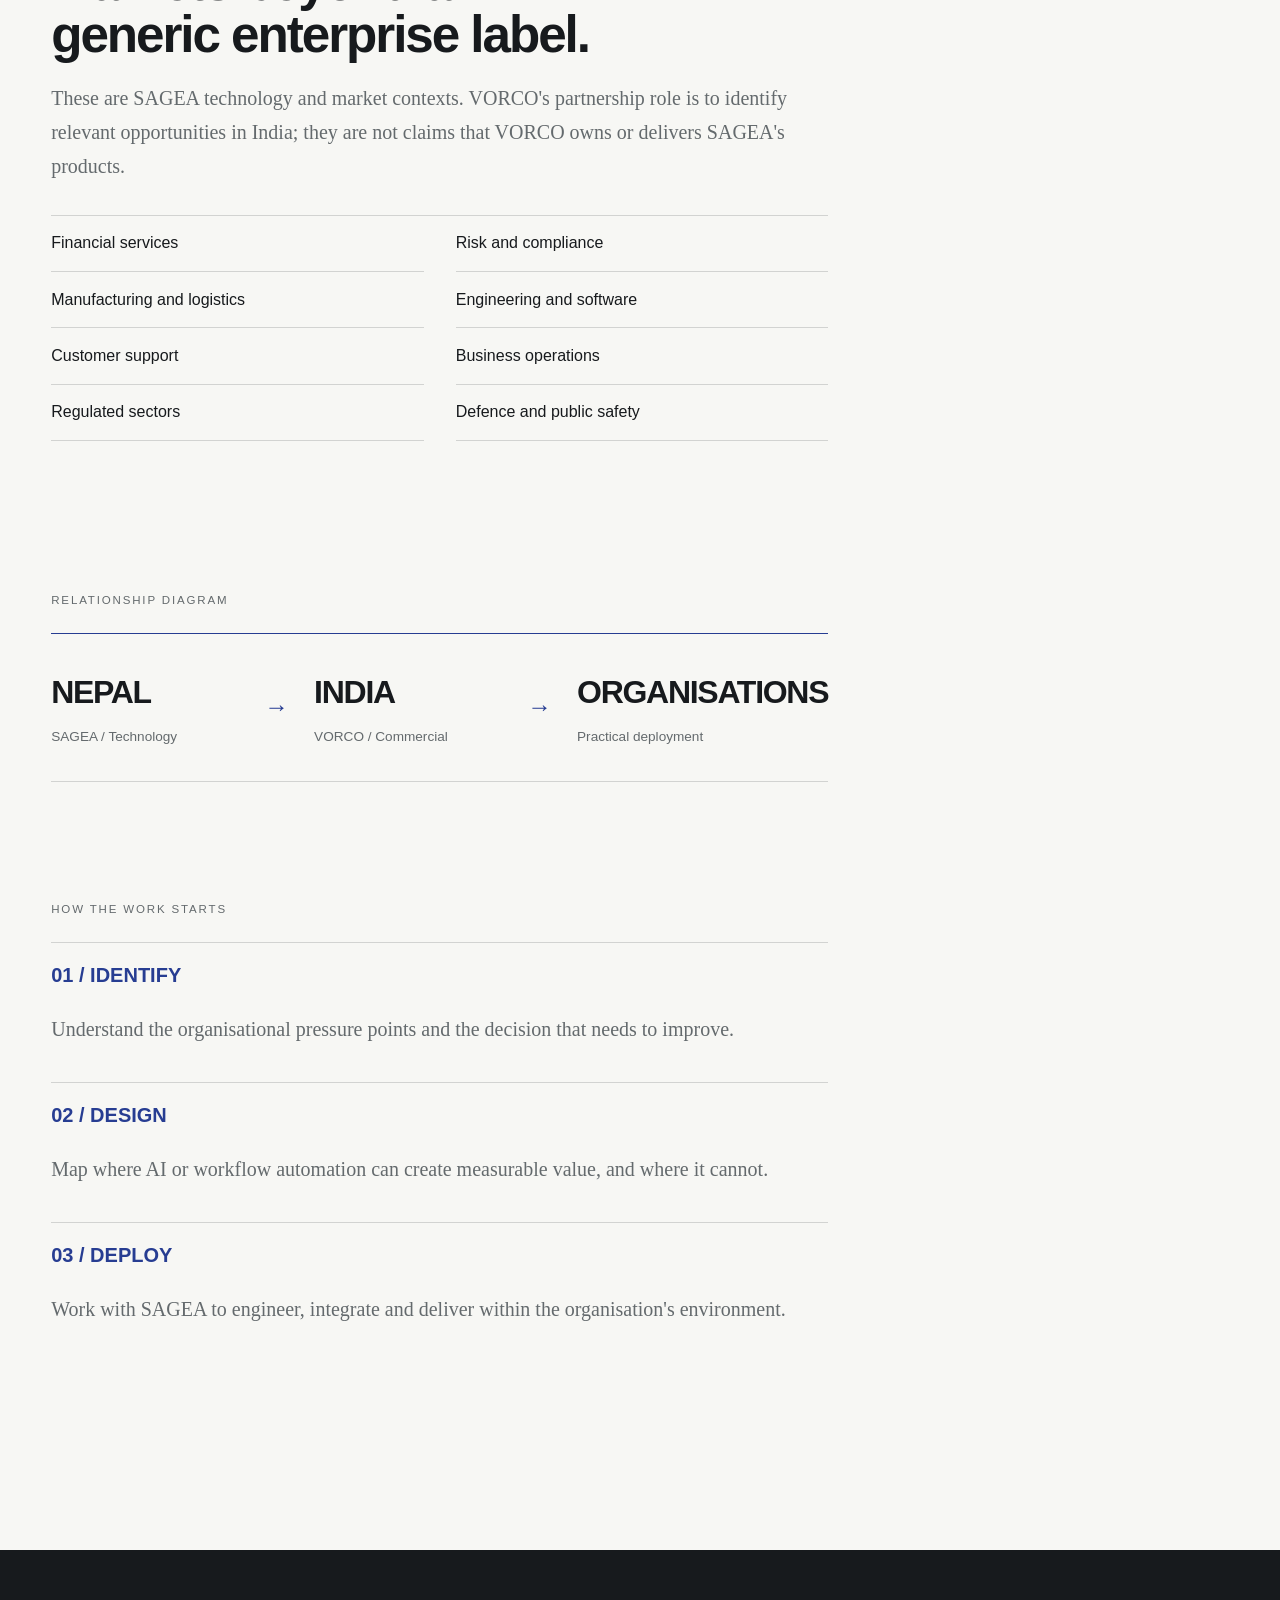
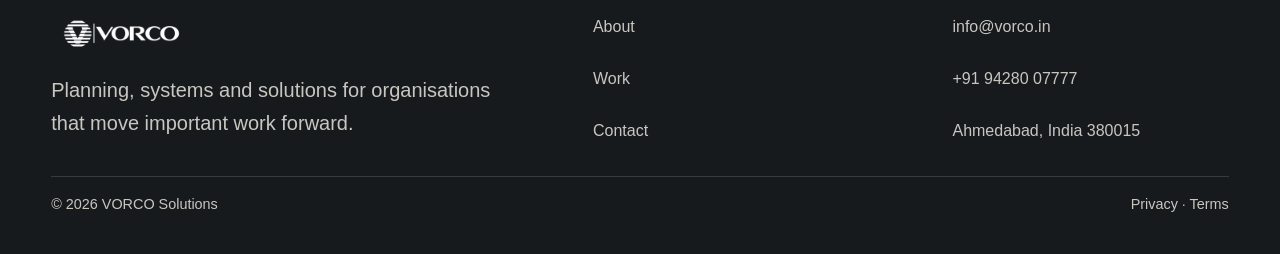
<file: partnerships.html>
<!doctype html>
<html lang="en-IN">
<head>
  <meta charset="UTF-8" /><meta name="viewport" content="width=device-width, initial-scale=1.0" />
  <meta name="description" content="VORCO and SAGEA partnership for enterprise AI in India." /><title>VORCO × SAGEA | Enterprise AI for India</title>
  <meta property="og:title" content="VORCO × SAGEA | Enterprise AI for India" /><meta property="og:description" content="VORCO is SAGEA's commercial and market-development partner in India." /><meta property="og:type" content="website" /><meta property="og:image" content="assets/img/og-image.png" />
  <link rel="canonical" href="https://vorco.in/partnerships.html" /><link rel="icon" type="image/svg+xml" href="favicon.svg" /><link rel="stylesheet" href="assets/css/site.css" />
</head>
<body data-page="partnerships"><a class="skip-link" href="#main-content">Skip to content</a>
<header class="site-header"><div class="site-header__inner"><a class="brand" href="index.html" aria-label="VORCO home">VORCO</a><nav id="site-nav" class="site-nav" aria-label="Main navigation"><a href="index.html">Home</a><a href="about.html">About</a><a href="capabilities.html">Capabilities</a><a href="product.html">Product</a><a href="work.html">Work</a><a href="partnerships.html" aria-current="page">Partnerships</a><a href="contact.html" class="button button--primary">Start a conversation <span aria-hidden="true">↗︎</span></a></nav><button class="menu-toggle" type="button" aria-expanded="false" aria-controls="site-nav">Menu</button></div></header>
<main id="main-content"><section class="page-hero partnership-hero"><div class="page-hero__inner"><div class="page-hero__copy"><p class="eyebrow">Partnership</p><div class="partnership-hero-logos"><img src="assets/img/vorco-wordmark.png" alt="VORCO" /><b>×</b><img src="assets/img/sagea-wordmark-dark.png" alt="SAGEA" /></div><h1>Enterprise AI for India.</h1><p class="lead">VORCO is SAGEA's commercial and market-development partner in India. SAGEA owns and leads its AI products, research, engineering, technical delivery and deployment; VORCO develops the Indian market and commercial relationships.</p><div class="partnership-actions"><a class="button button--primary" href="https://www.sagea.space/" target="_blank" rel="noopener">Visit SAGEA <span aria-hidden="true">↗︎</span></a><a class="text-link" href="https://www.sagea.space/news/sagea-india-vorco-partnership" target="_blank" rel="noopener">Read the announcement <span aria-hidden="true">↗︎</span></a></div></div></div></section>
<section class="page-grid partnership-responsibility-page"><div class="feature-block"><p class="eyebrow">Who does what</p><div class="two-up"><div><h2>VORCO</h2><p class="eyebrow">India / Commercial</p><ul class="list-plain"><li>Enterprise engagement</li><li>Commercial development</li><li>Local market development</li><li>Enterprise opportunity mapping</li><li>Relationship building</li></ul></div><div><h2>SAGEA</h2><p class="eyebrow">Nepal / Technology</p><ul class="list-plain"><li>AI research</li><li>Model development</li><li>Engineering</li><li>Technical architecture</li><li>Technical delivery and deployment</li></ul></div></div></div></section>
<section class="page-grid partnership-markets"><div class="feature-block"><p class="eyebrow">Where SAGEA's capabilities may apply</p><h2>Markets beyond a generic enterprise label.</h2><p class="text-serif">These are SAGEA technology and market contexts. VORCO's partnership role is to identify relevant opportunities in India; they are not claims that VORCO owns or delivers SAGEA's products.</p><div class="market-list"><span>Financial services</span><span>Risk and compliance</span><span>Manufacturing and logistics</span><span>Engineering and software</span><span>Customer support</span><span>Business operations</span><span>Regulated sectors</span><span>Defence and public safety</span></div></div></section>
<section class="page-grid partnership-route-page"><div class="feature-block"><p class="eyebrow">Relationship diagram</p><div class="relationship-route"><div><strong>NEPAL</strong><span>SAGEA / Technology</span></div><i>→</i><div><strong>INDIA</strong><span>VORCO / Commercial</span></div><i>→</i><div><strong>ORGANISATIONS</strong><span>Practical deployment</span></div></div></div></section>
<section class="page-grid"><div class="feature-block"><p class="eyebrow">How the work starts</p><ol class="sequence"><li><strong>01 / IDENTIFY</strong><p class="text-serif">Understand the organisational pressure points and the decision that needs to improve.</p></li><li><strong>02 / DESIGN</strong><p class="text-serif">Map where AI or workflow automation can create measurable value, and where it cannot.</p></li><li><strong>03 / DEPLOY</strong><p class="text-serif">Work with SAGEA to engineer, integrate and deliver within the organisation's environment.</p></li></ol></div></section></main>
<footer class="footer"><div class="footer__inner"><div><a class="brand" href="index.html" aria-label="VORCO home">VORCO</a><p>Planning, systems and solutions for organisations that move important work forward.</p></div><div class="footer__meta"><a href="about.html">About</a><a href="work.html">Work</a><a href="contact.html">Contact</a></div><div class="footer__meta"><a href="mailto:info@vorco.in">info@vorco.in</a><a href="tel:+919428007777">+91 94280 07777</a><span>Ahmedabad, India 380015</span></div></div><div class="footer__legal"><span>© <span data-footer-year>2026</span> VORCO Solutions</span><div><a href="privacy.html">Privacy</a> · <a href="terms.html">Terms</a></div></div></footer>
<script src="assets/vendor/gsap.min.js"></script><script src="assets/vendor/ScrollTrigger.min.js"></script><script src="assets/vendor/lenis.min.js" defer></script><script src="assets/js/site.js" defer></script></body></html>
</file>
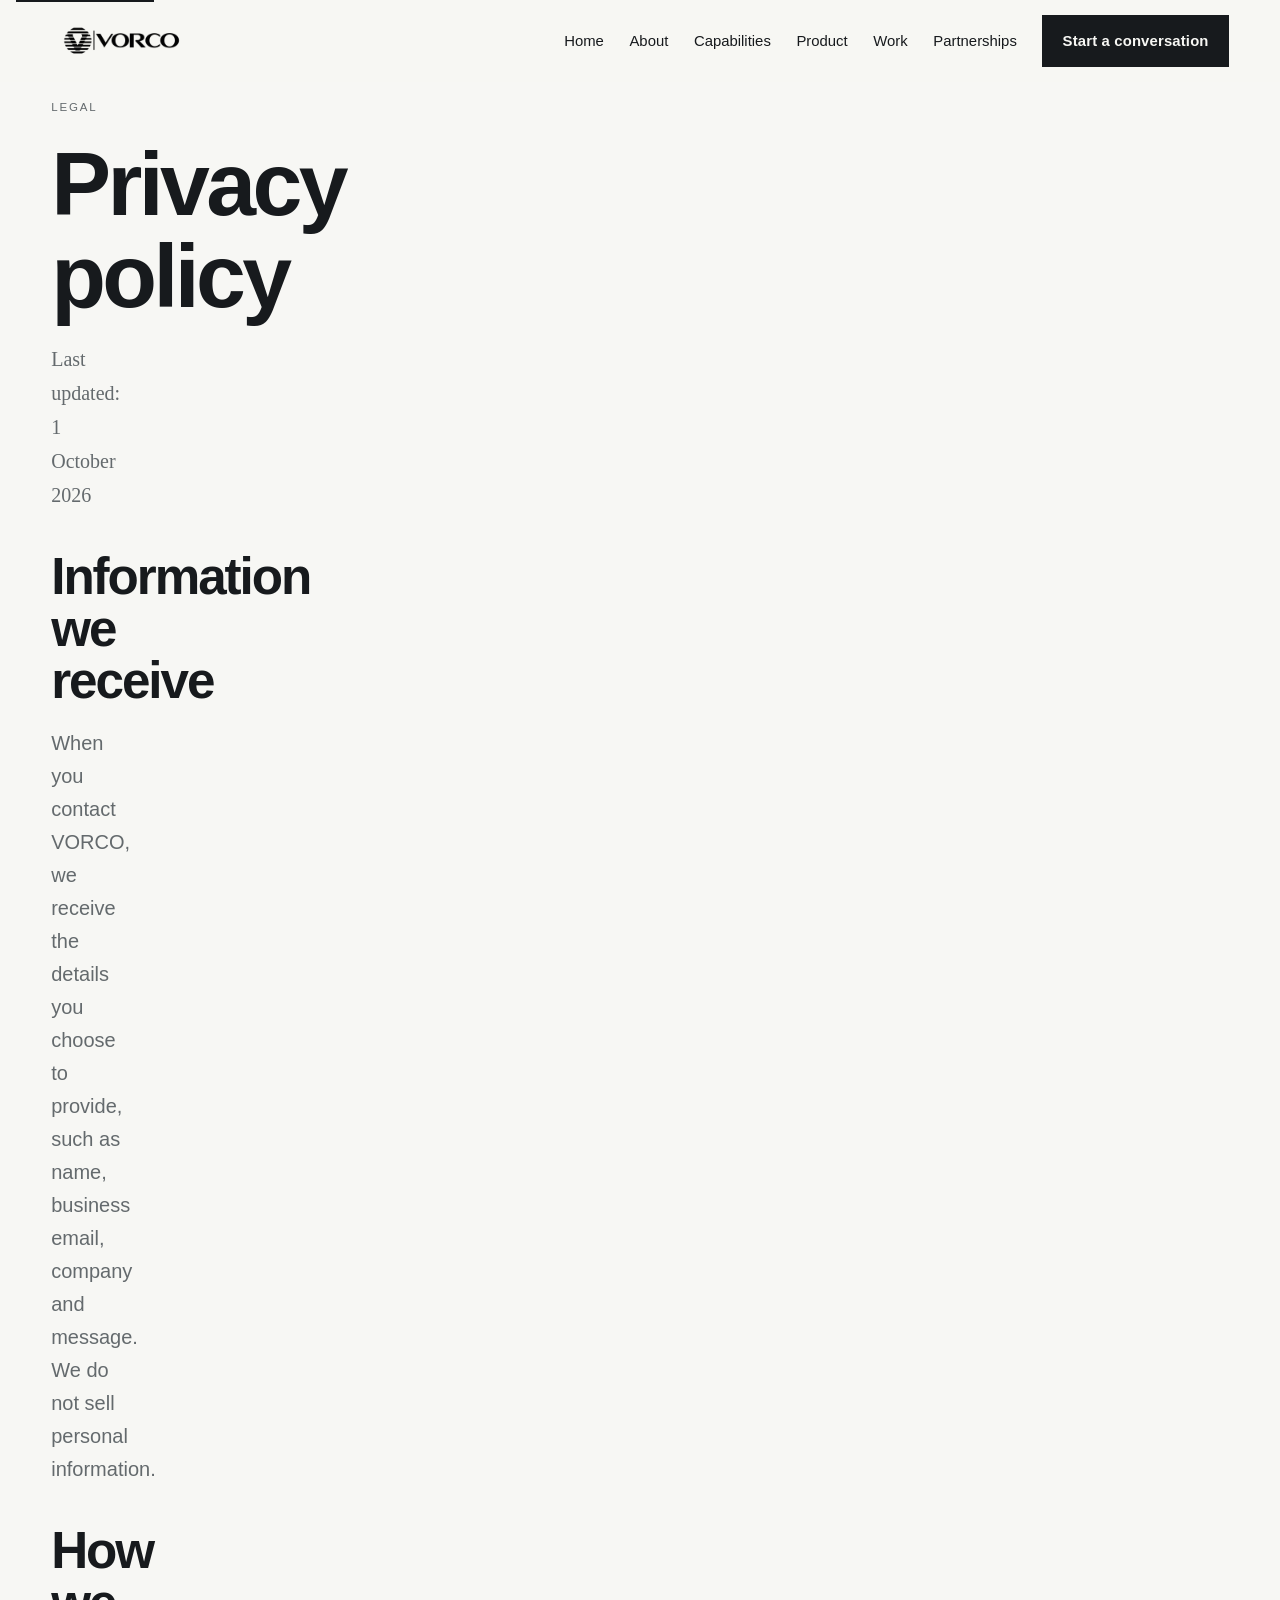
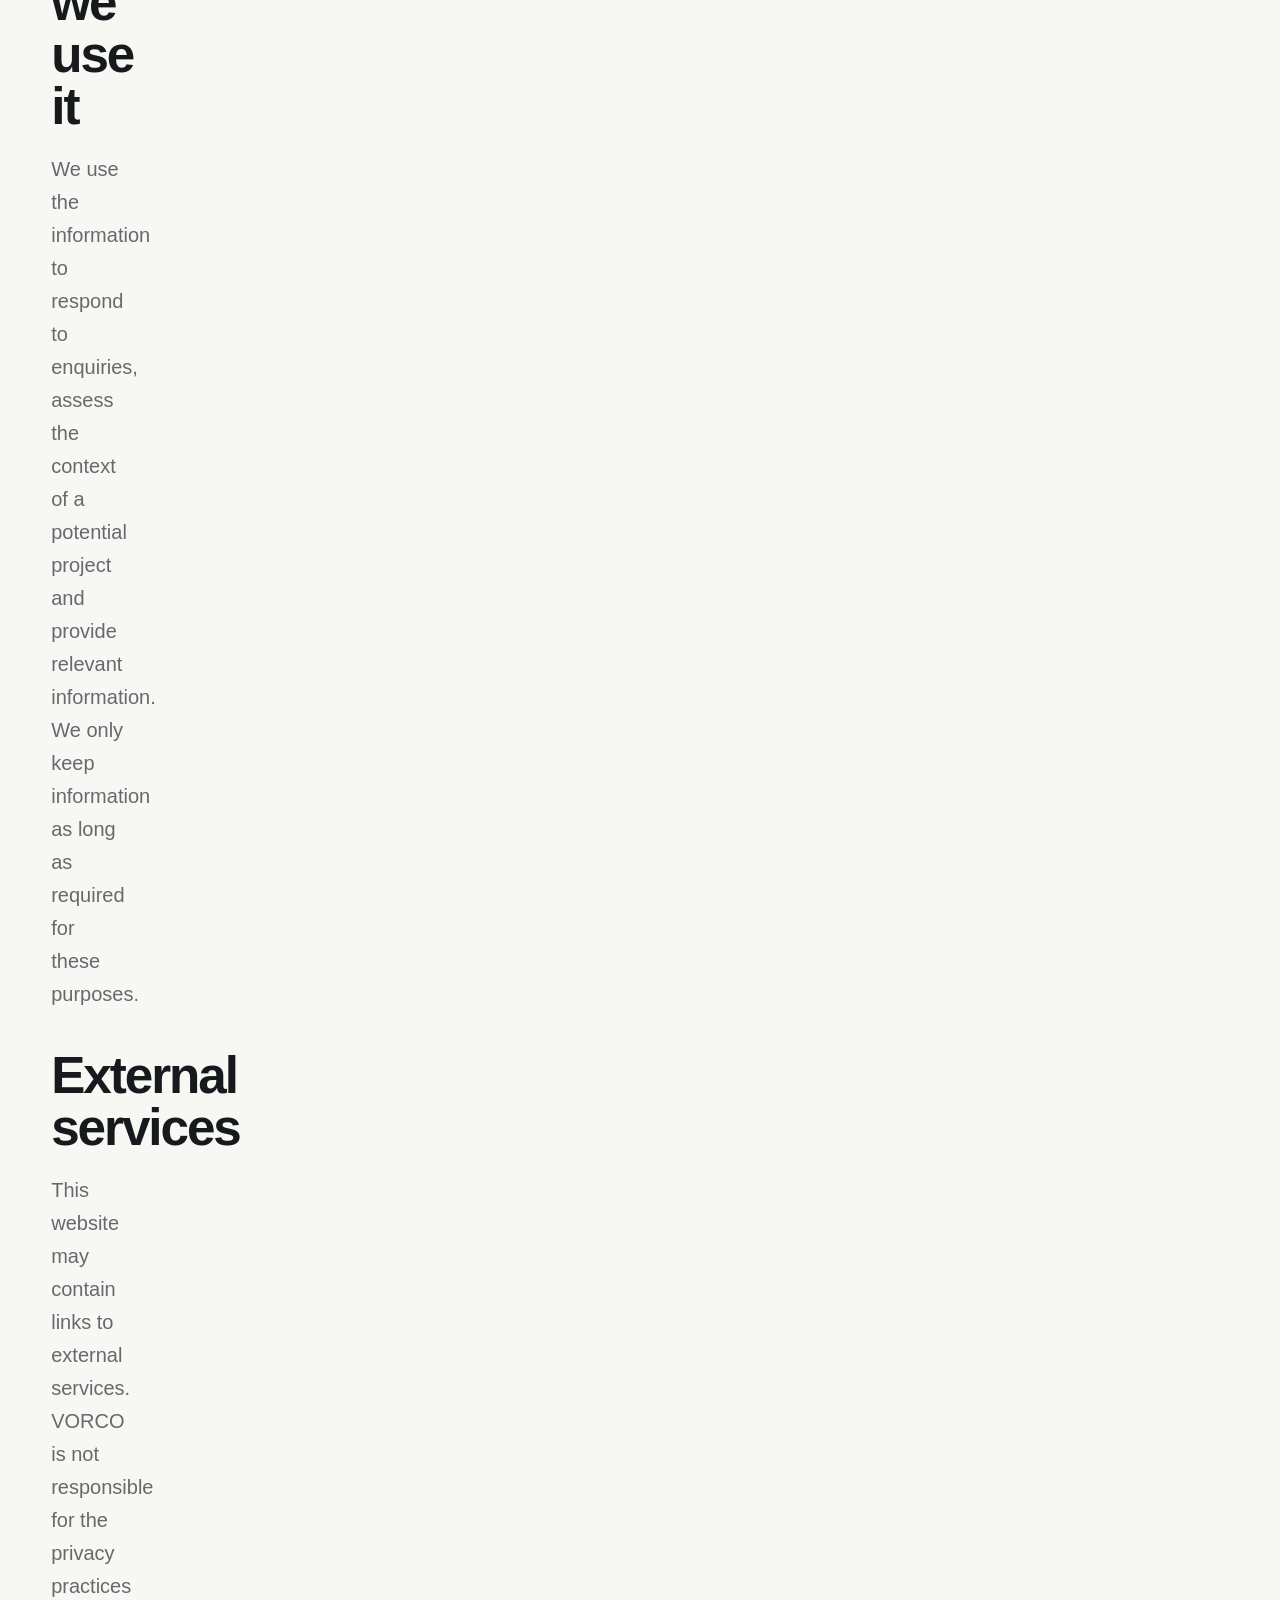
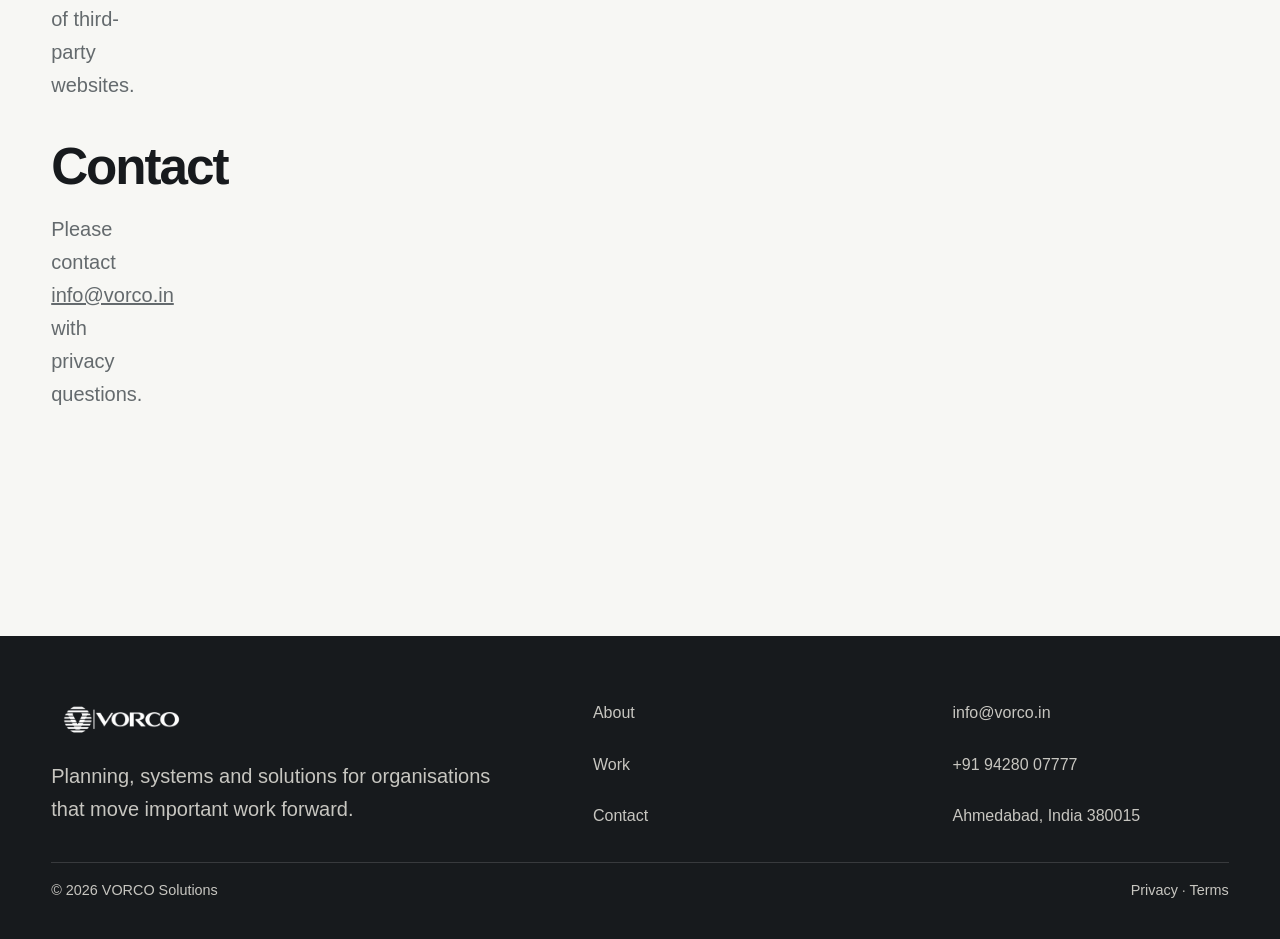
<file: privacy.html>
<!doctype html>
<html lang="en-IN">
<head>
  <meta charset="UTF-8" />
  <meta name="viewport" content="width=device-width, initial-scale=1.0" />
  <meta name="description" content="Privacy policy for VORCO Solutions." />
  <title>Privacy Policy | VORCO</title>
  <link rel="canonical" href="https://vorco.in/privacy.html" />
  <link rel="icon" type="image/svg+xml" href="favicon.svg" />
  <link rel="stylesheet" href="assets/css/site.css" />
</head>
<body data-page="privacy">
  <a class="skip-link" href="#main-content">Skip to content</a>
  <header class="site-header">
  <div class="site-header__inner">
       <a class="brand" href="index.html" aria-label="VORCO home">VORCO</a>
    <nav class="site-nav" aria-label="Main navigation">
      <a href="index.html">Home</a>
      <a href="about.html">About</a>
          <a href="capabilities.html">Capabilities</a>
          <a href="product.html">Product</a>
          <a href="work.html">Work</a>
          <a href="partnerships.html">Partnerships</a>
      <a href="contact.html" class="button button--primary">Start a conversation</a>
    </nav>
    <button class="menu-toggle" type="button" aria-expanded="false" aria-controls="site-nav">Menu</button>
  </div>
</header>
  <main id="main-content" class="page-grid">
    <div class="legal-copy">
      <p class="eyebrow">Legal</p>
      <h1>Privacy policy</h1>
      <p class="text-serif">Last updated: 1 October 2026</p>
      <h2>Information we receive</h2>
      <p>When you contact VORCO, we receive the details you choose to provide, such as name, business email, company and message. We do not sell personal information.</p>
      <h2>How we use it</h2>
      <p>We use the information to respond to enquiries, assess the context of a potential project and provide relevant information. We only keep information as long as required for these purposes.</p>
      <h2>External services</h2>
      <p>This website may contain links to external services. VORCO is not responsible for the privacy practices of third-party websites.</p>
      <h2>Contact</h2>
      <p>Please contact <a href="mailto:info@vorco.in">info@vorco.in</a> with privacy questions.</p>
    </div>
  </main>
  <footer class="footer">
  <div class="footer__inner">
    <div>
      <a class="brand" href="index.html" aria-label="VORCO home">VORCO</a>
      <p>Planning, systems and solutions for organisations that move important work forward.</p>
    </div>
    <div class="footer__meta">
      <a href="about.html">About</a>
      <a href="work.html">Work</a>
      <a href="contact.html">Contact</a>
    </div>
    <div class="footer__meta">
      <a href="mailto:info@vorco.in">info@vorco.in</a>
      <a href="tel:+919428007777">+91 94280 07777</a>
      <span>Ahmedabad, India 380015</span>
    </div>
  </div>
  <div class="footer__legal"><span>© <span data-footer-year>2026</span> VORCO Solutions</span><div><a href="privacy.html">Privacy</a> · <a href="terms.html">Terms</a></div></div>
</footer>
  <script src="assets/vendor/gsap.min.js"></script>
  <script src="assets/vendor/ScrollTrigger.min.js"></script>
  <script src="assets/vendor/lenis.min.js" defer></script>
  <script src="assets/js/site.js" defer></script>
</body>
</html>
</file>
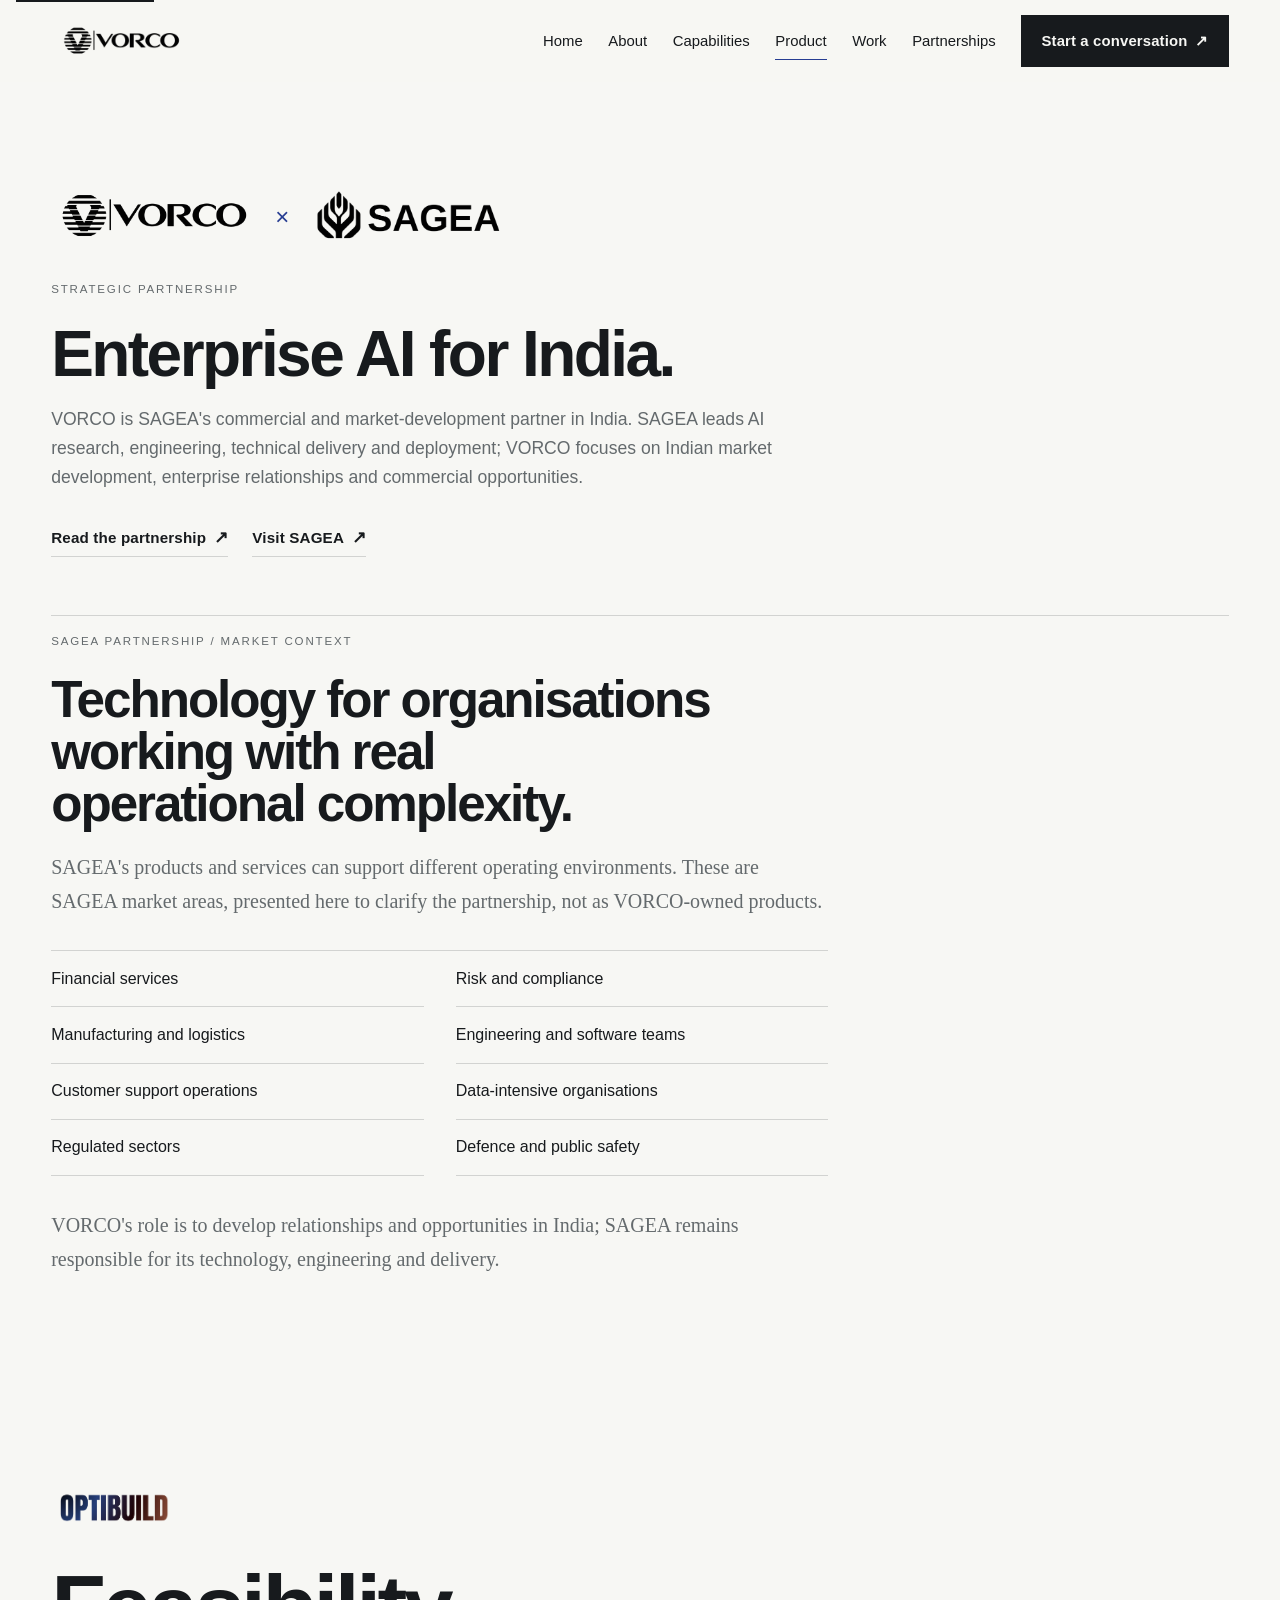
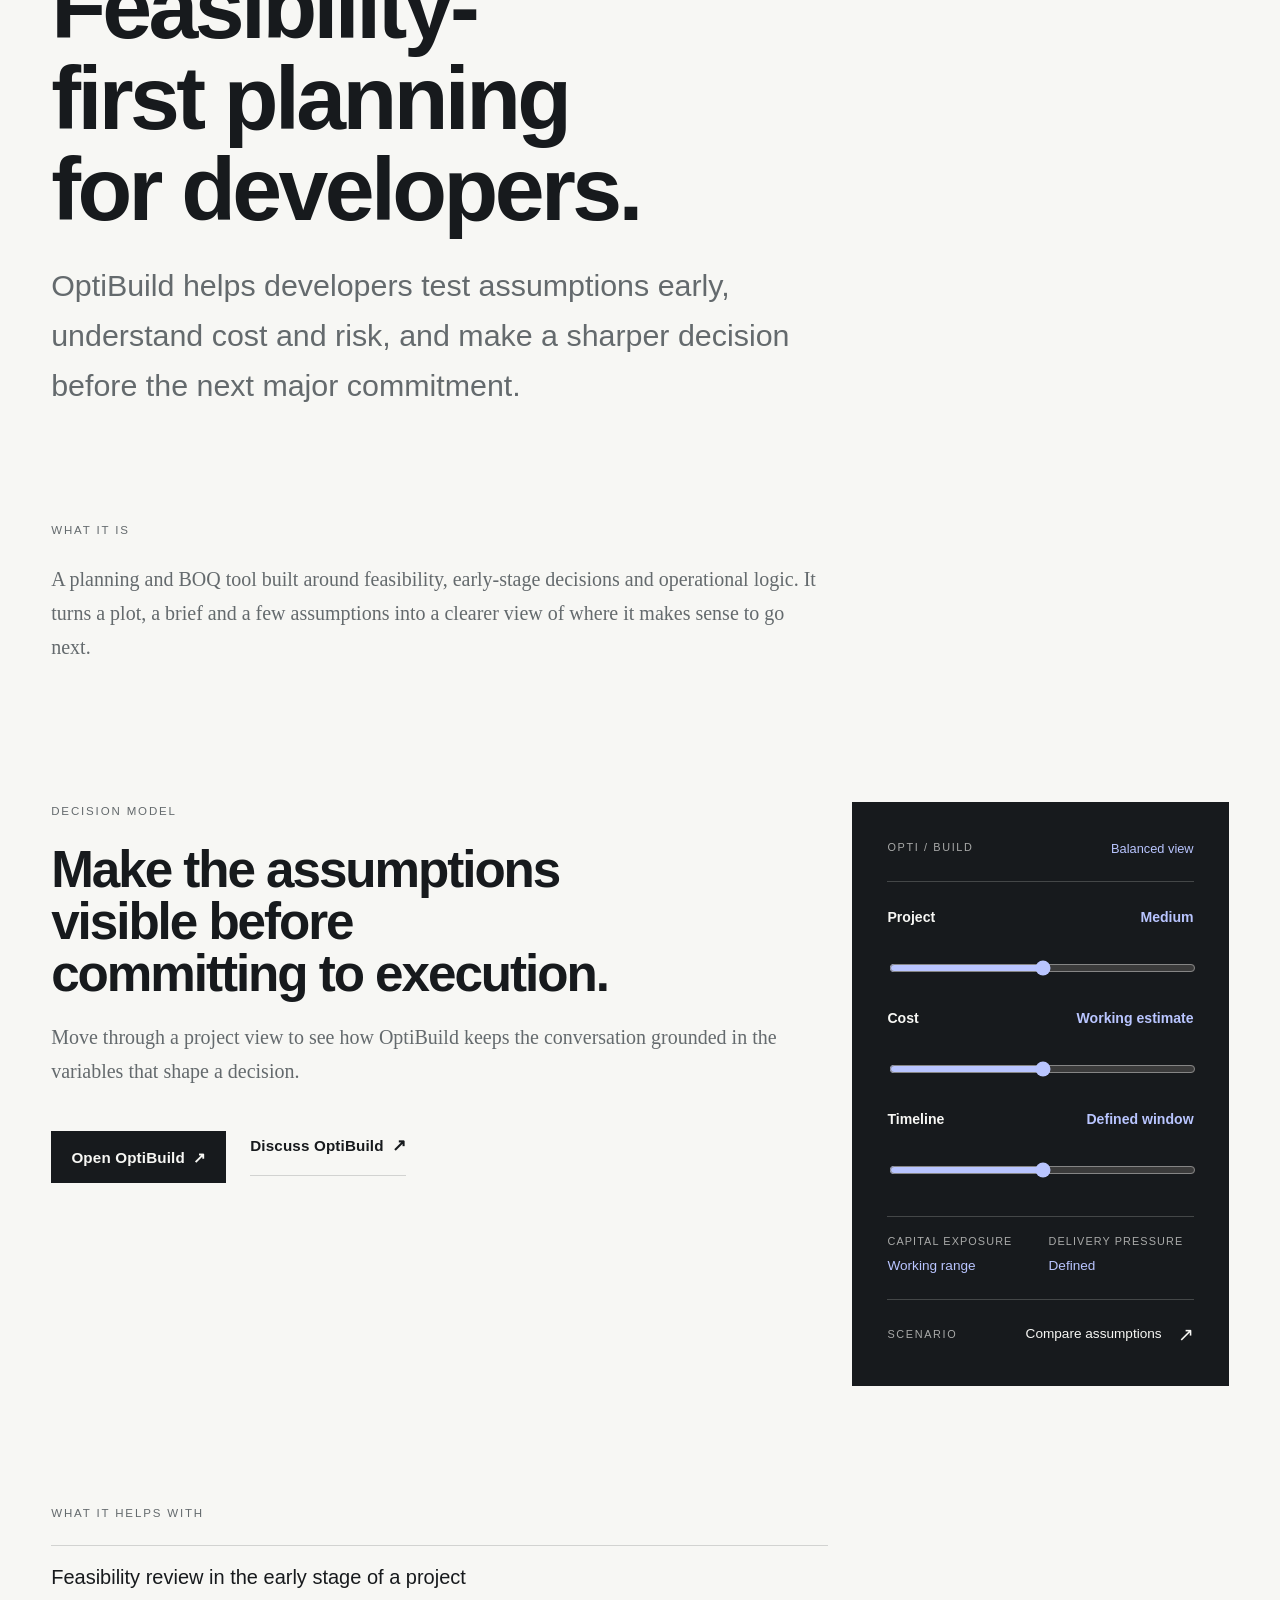
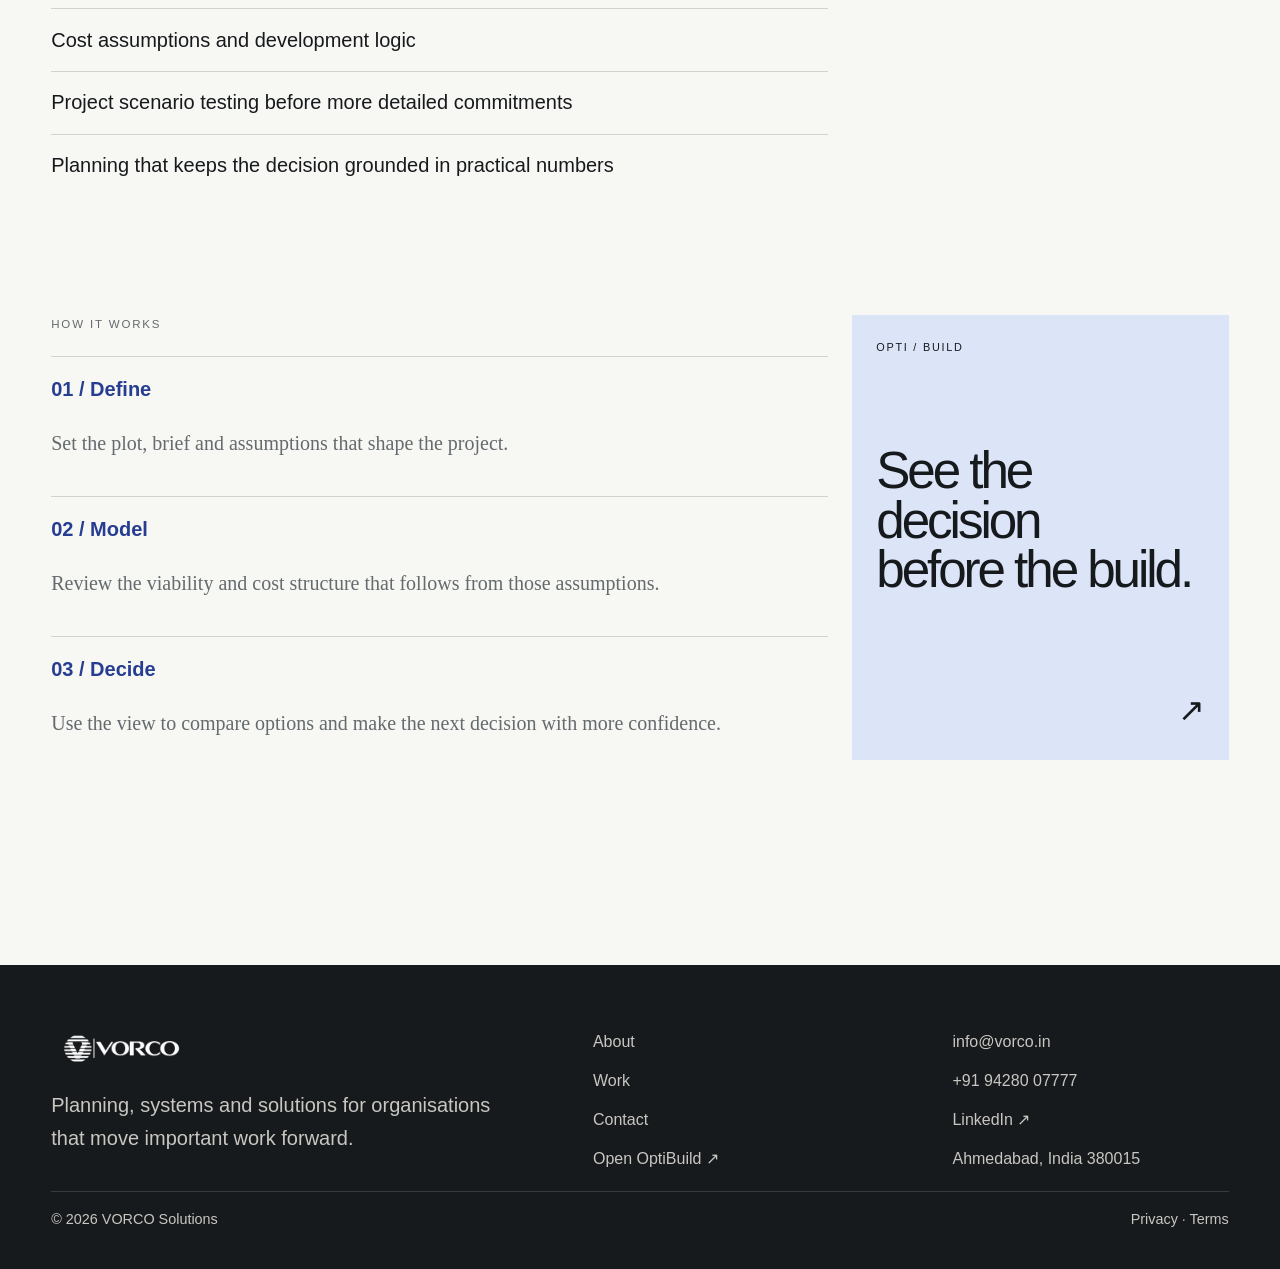
<file: product.html>
<!doctype html>
<html lang="en-IN">
<head>
  <meta charset="UTF-8" />
  <meta name="viewport" content="width=device-width, initial-scale=1.0" />
  <meta name="description" content="OptiBuild is a real estate feasibility and decision platform for testing project assumptions before execution." />
  <title>OptiBuild | Real Estate Feasibility &amp; Decision Platform</title>
  <meta property="og:title" content="OptiBuild | Real Estate Feasibility &amp; Decision Platform" />
  <meta property="og:description" content="Test project assumptions early and make a sharper decision before the next major commitment." />
  <meta property="og:type" content="website" />
  <meta property="og:url" content="https://vorco.in/product.html" />
  <meta property="og:image" content="assets/img/og-image.png" />
  <link rel="canonical" href="https://vorco.in/product.html" />
  <link rel="icon" type="image/svg+xml" href="favicon.svg" />
  <link rel="stylesheet" href="assets/css/site.css" />
</head>
<body data-page="product">
  <a class="skip-link" href="#main-content">Skip to content</a>
  <header class="site-header">
  <div class="site-header__inner">
       <a class="brand" href="index.html" aria-label="VORCO home">VORCO</a>
    <nav id="site-nav" class="site-nav" aria-label="Main navigation">
      <a href="index.html">Home</a>
      <a href="about.html">About</a>
      <a href="capabilities.html">Capabilities</a>
      <a href="product.html" aria-current="page">Product</a>
      <a href="work.html">Work</a>
      <a href="partnerships.html">Partnerships</a>
      <a href="contact.html" class="button button--primary">Start a conversation <span aria-hidden="true">↗︎</span></a>
    </nav>
    <button class="menu-toggle" type="button" aria-expanded="false" aria-controls="site-nav">Menu</button>
  </div>
</header>
  <main id="main-content">
    <section class="partnership-product-intro">
      <div class="partnership-hero-logos"><img src="assets/img/vorco-wordmark.png" alt="VORCO" /><b>×</b><img src="assets/img/sagea-wordmark-dark.png" alt="SAGEA" /></div>
      <p class="eyebrow">Strategic partnership</p>
      <h2>Enterprise AI for India.</h2>
      <p>VORCO is SAGEA's commercial and market-development partner in India. SAGEA leads AI research, engineering, technical delivery and deployment; VORCO focuses on Indian market development, enterprise relationships and commercial opportunities.</p>
      <div class="partnership-actions"><a class="text-link" href="partnerships.html">Read the partnership <span aria-hidden="true">↗︎</span></a><a class="text-link" href="https://www.sagea.space/" target="_blank" rel="noopener">Visit SAGEA <span aria-hidden="true">↗︎</span></a></div>
    </section>
    <section class="page-grid sagea-market-context">
      <div class="feature-block">
        <p class="eyebrow">SAGEA partnership / market context</p>
        <h2>Technology for organisations working with real operational complexity.</h2>
        <p class="text-serif">SAGEA's products and services can support different operating environments. These are SAGEA market areas, presented here to clarify the partnership, not as VORCO-owned products.</p>
        <div class="market-list"><span>Financial services</span><span>Risk and compliance</span><span>Manufacturing and logistics</span><span>Engineering and software teams</span><span>Customer support operations</span><span>Data-intensive organisations</span><span>Regulated sectors</span><span>Defence and public safety</span></div>
        <p class="text-serif">VORCO's role is to develop relationships and opportunities in India; SAGEA remains responsible for its technology, engineering and delivery.</p>
      </div>
    </section>
    <section class="page-hero">
      <div class="page-hero__inner">
        <div class="page-hero__copy">
          <p class="eyebrow"><img class="page-product-logo" src="assets/img/optibuild-wordmark.png" alt="OptiBuild" /></p>
          <h1>Feasibility-first planning for developers.</h1>
          <p class="lead">OptiBuild helps developers test assumptions early, understand cost and risk, and make a sharper decision before the next major commitment.</p>
        </div>
      </div>
    </section>

    <section class="page-grid">
      <div class="feature-block">
        <p class="eyebrow">What it is</p>
        <p class="text-serif">A planning and BOQ tool built around feasibility, early-stage decisions and operational logic. It turns a plot, a brief and a few assumptions into a clearer view of where it makes sense to go next.</p>
      </div>
    </section>

    <section class="page-grid optibuild-model" aria-labelledby="model-heading">
      <div class="feature-block">
        <p class="eyebrow">Decision model</p>
        <h2 id="model-heading">Make the assumptions visible before committing to execution.</h2>
        <p class="text-serif">Move through a project view to see how OptiBuild keeps the conversation grounded in the variables that shape a decision.</p>
        <div class="partnership-actions"><a class="button button--primary" href="https://optibuild.vorco.in" target="_blank" rel="noopener">Open OptiBuild <span aria-hidden="true">↗︎</span></a><a class="text-link" href="contact.html?need=optibuild">Discuss OptiBuild <span aria-hidden="true">↗︎</span></a></div>
      </div>
      <div class="side-block">
        <form class="assumption-model" data-assumption-model>
          <div class="model-header"><span>OPTI / BUILD</span><strong data-model-state>Balanced view</strong></div>
          <label for="project-scale">Project <output data-model-project>Medium</output></label>
          <input id="project-scale" type="range" min="1" max="3" value="2" data-model-input="project" />
          <label for="cost-confidence">Cost <output data-model-cost>Working estimate</output></label>
          <input id="cost-confidence" type="range" min="1" max="3" value="2" data-model-input="cost" />
          <label for="timeline-pressure">Timeline <output data-model-timeline>Defined window</output></label>
          <input id="timeline-pressure" type="range" min="1" max="3" value="2" data-model-input="timeline" />
          <div class="model-readout"><div><span>Capital exposure</span><strong data-model-capital>Working range</strong></div><div><span>Delivery pressure</span><strong data-model-pressure>Defined</strong></div></div>
          <div class="model-footer"><span>Scenario</span><strong data-model-scenario>Compare assumptions</strong><span aria-hidden="true">↗︎</span></div>
        </form>
      </div>
    </section>

    <section class="page-grid">
      <div class="feature-block">
        <p class="eyebrow">What it helps with</p>
        <ul class="list-plain">
          <li>Feasibility review in the early stage of a project</li>
          <li>Cost assumptions and development logic</li>
          <li>Project scenario testing before more detailed commitments</li>
          <li>Planning that keeps the decision grounded in practical numbers</li>
        </ul>
      </div>
    </section>

    <section class="page-grid">
      <div class="feature-block">
        <p class="eyebrow">How it works</p>
        <ol class="sequence">
          <li><strong>01 / Define</strong><p class="text-serif">Set the plot, brief and assumptions that shape the project.</p></li>
          <li><strong>02 / Model</strong><p class="text-serif">Review the viability and cost structure that follows from those assumptions.</p></li>
          <li><strong>03 / Decide</strong><p class="text-serif">Use the view to compare options and make the next decision with more confidence.</p></li>
        </ol>
      </div>
      <div class="side-block">
        <div class="product-signal product-signal--page"><span>OPTI / BUILD</span><strong>See the decision<br>before the build.</strong><i>↗︎</i></div>
      </div>
    </section>
  </main>
  <footer class="footer">
  <div class="footer__inner">
    <div>
      <a class="brand" href="index.html" aria-label="VORCO home">VORCO</a>
      <p>Planning, systems and solutions for organisations that move important work forward.</p>
    </div>
    <div class="footer__meta">
      <a href="about.html">About</a>
      <a href="work.html">Work</a>
      <a href="contact.html">Contact</a>
      <a href="https://optibuild.vorco.in" target="_blank" rel="noopener">Open OptiBuild ↗︎</a>
    </div>
    <div class="footer__meta">
      <a href="mailto:info@vorco.in">info@vorco.in</a>
      <a href="tel:+919428007777">+91 94280 07777</a>
      <a href="https://in.linkedin.com/company/vorcosolutions" target="_blank" rel="noopener">LinkedIn ↗︎</a>
      <span>Ahmedabad, India 380015</span>
    </div>
  </div>
  <div class="footer__legal"><span>© <span data-footer-year>2026</span> VORCO Solutions</span><div><a href="privacy.html">Privacy</a> · <a href="terms.html">Terms</a></div></div>
</footer>
  <script src="assets/vendor/gsap.min.js"></script>
  <script src="assets/vendor/ScrollTrigger.min.js"></script>
  <script src="assets/vendor/lenis.min.js" defer></script>
  <script src="assets/js/site.js" defer></script>
</body>
</html>
</file>
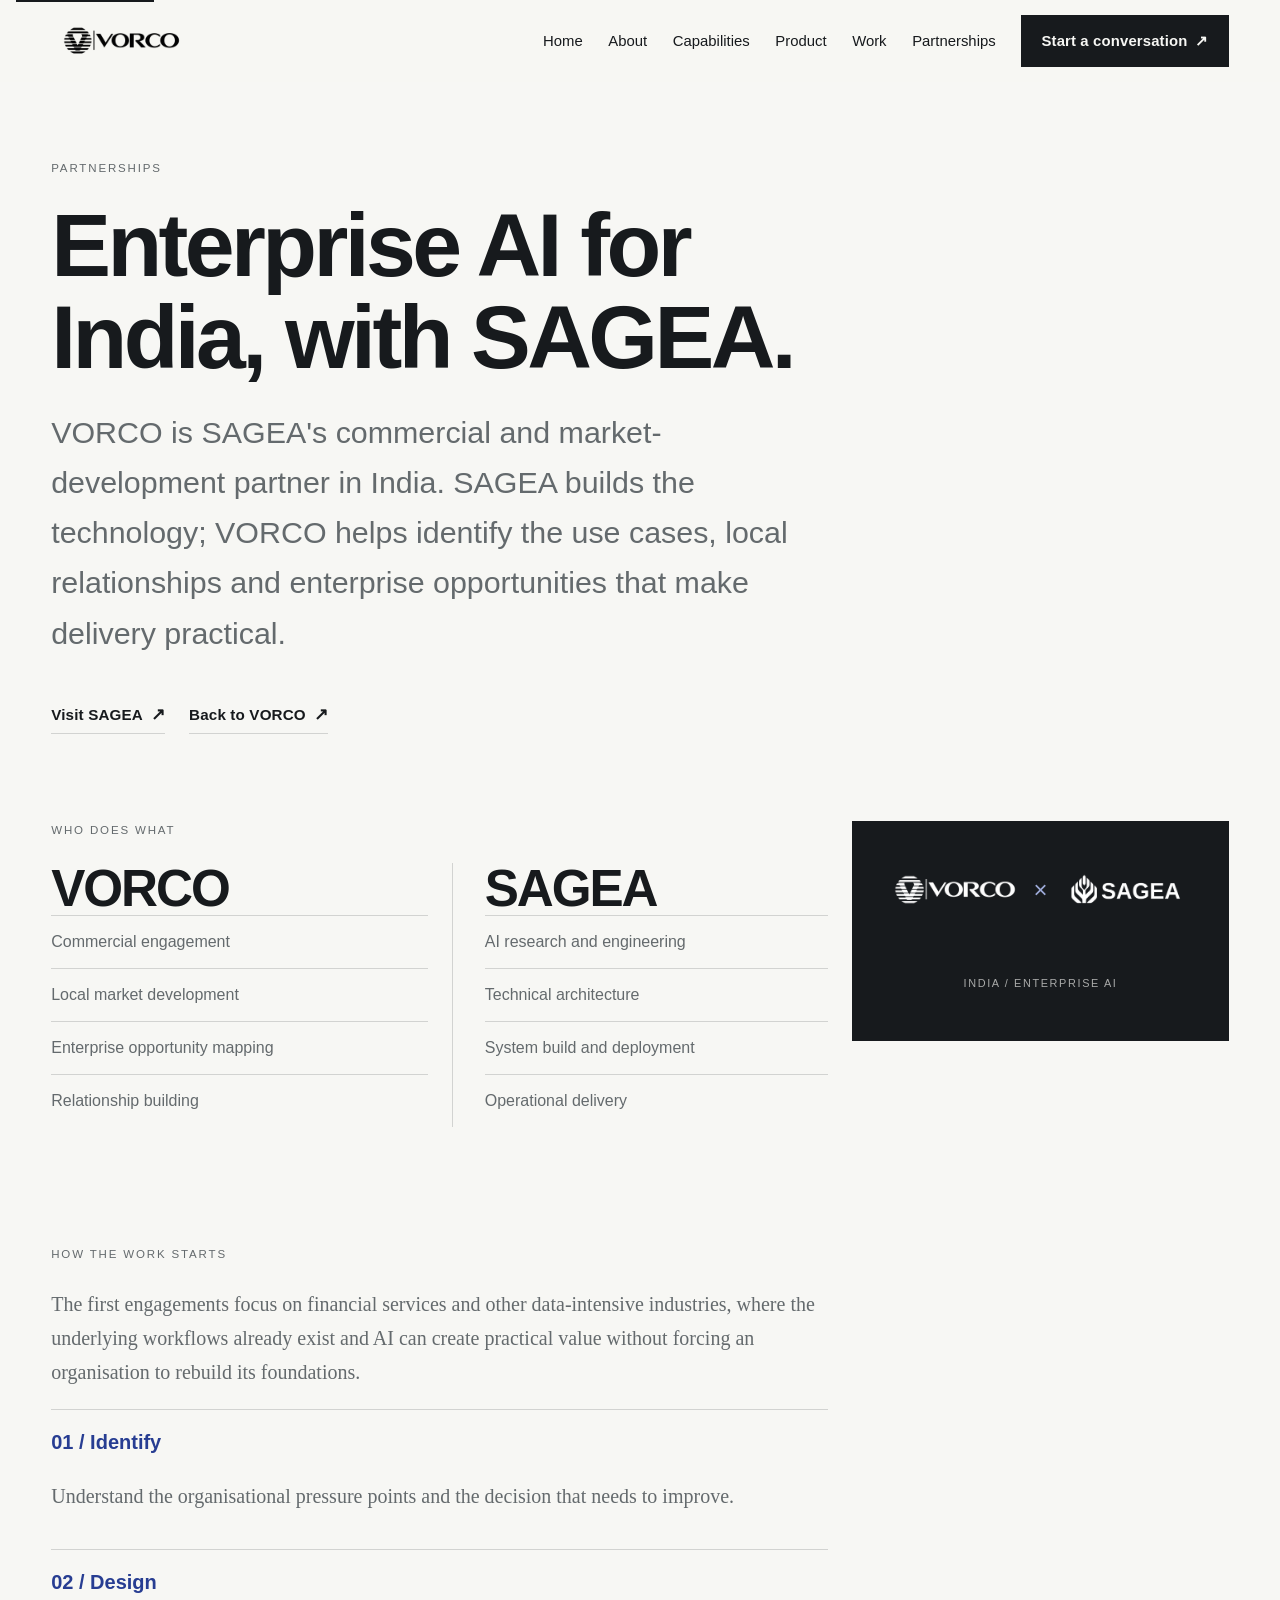
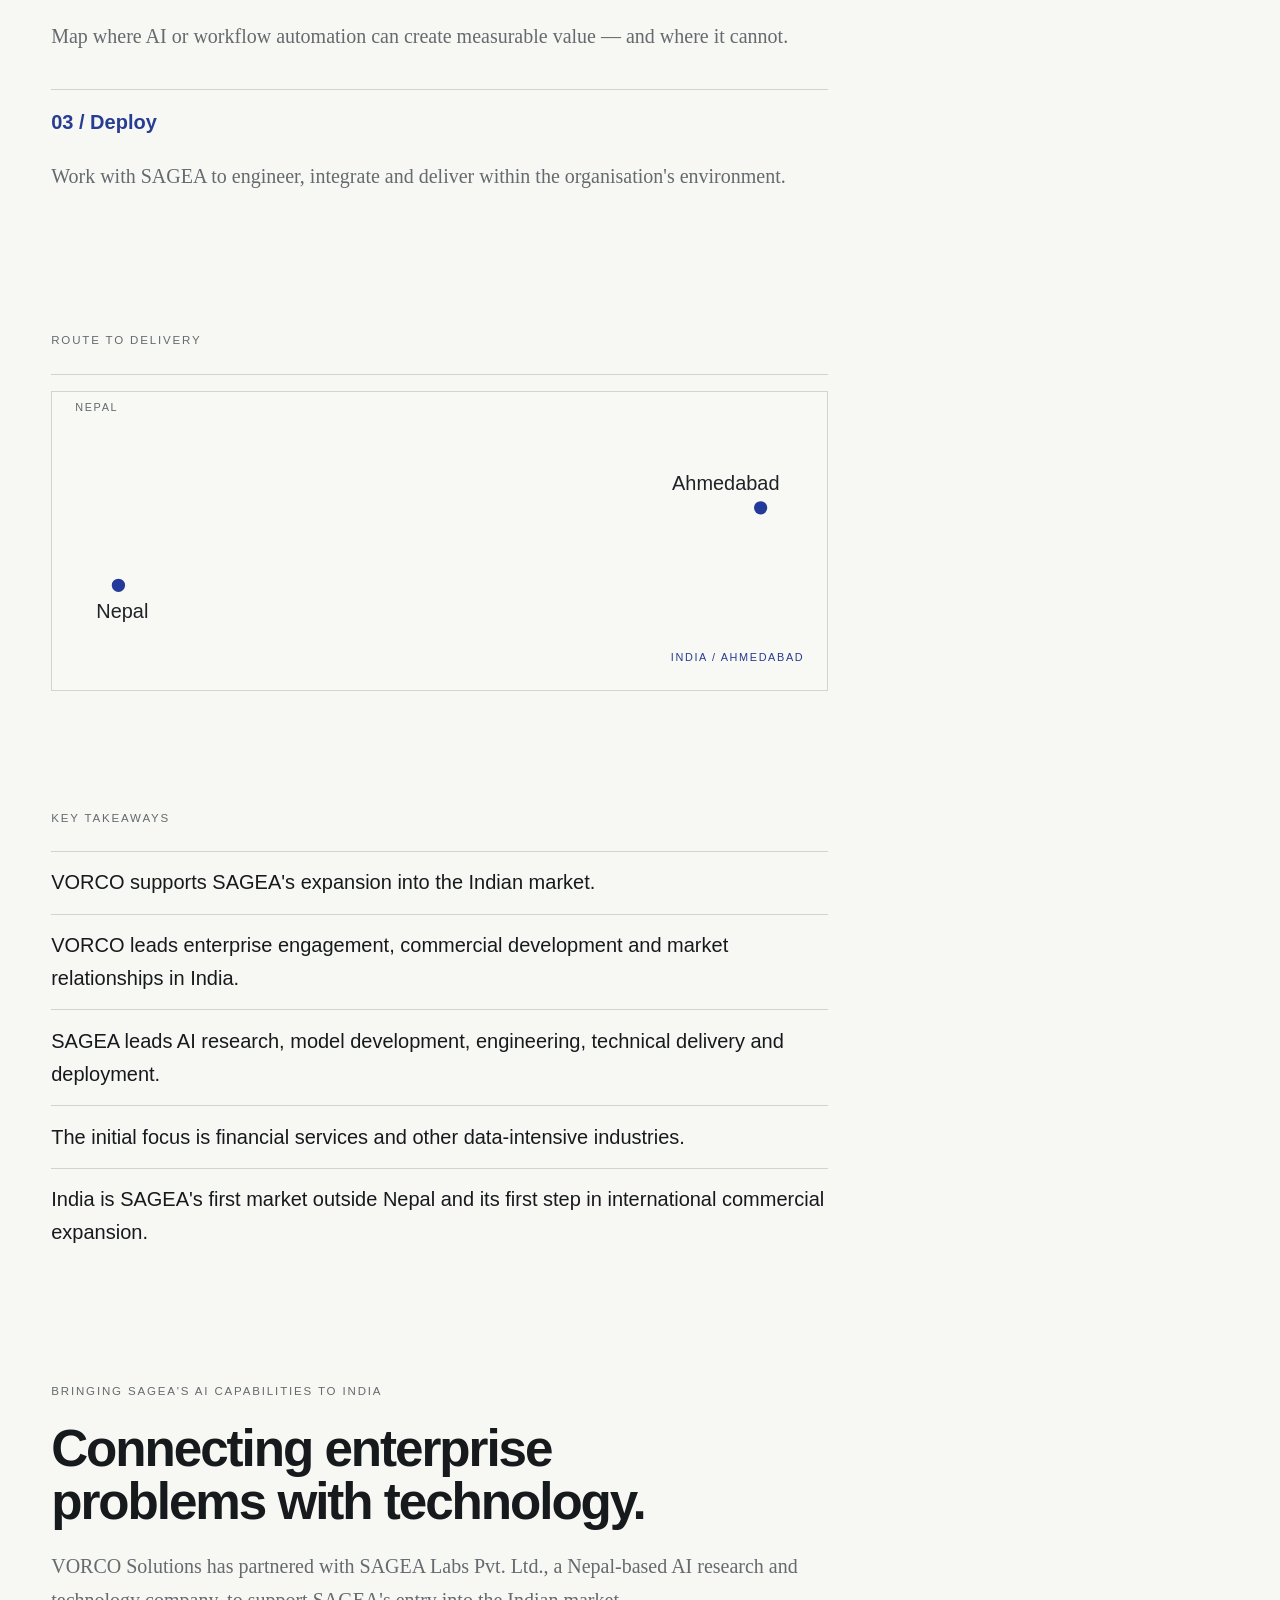
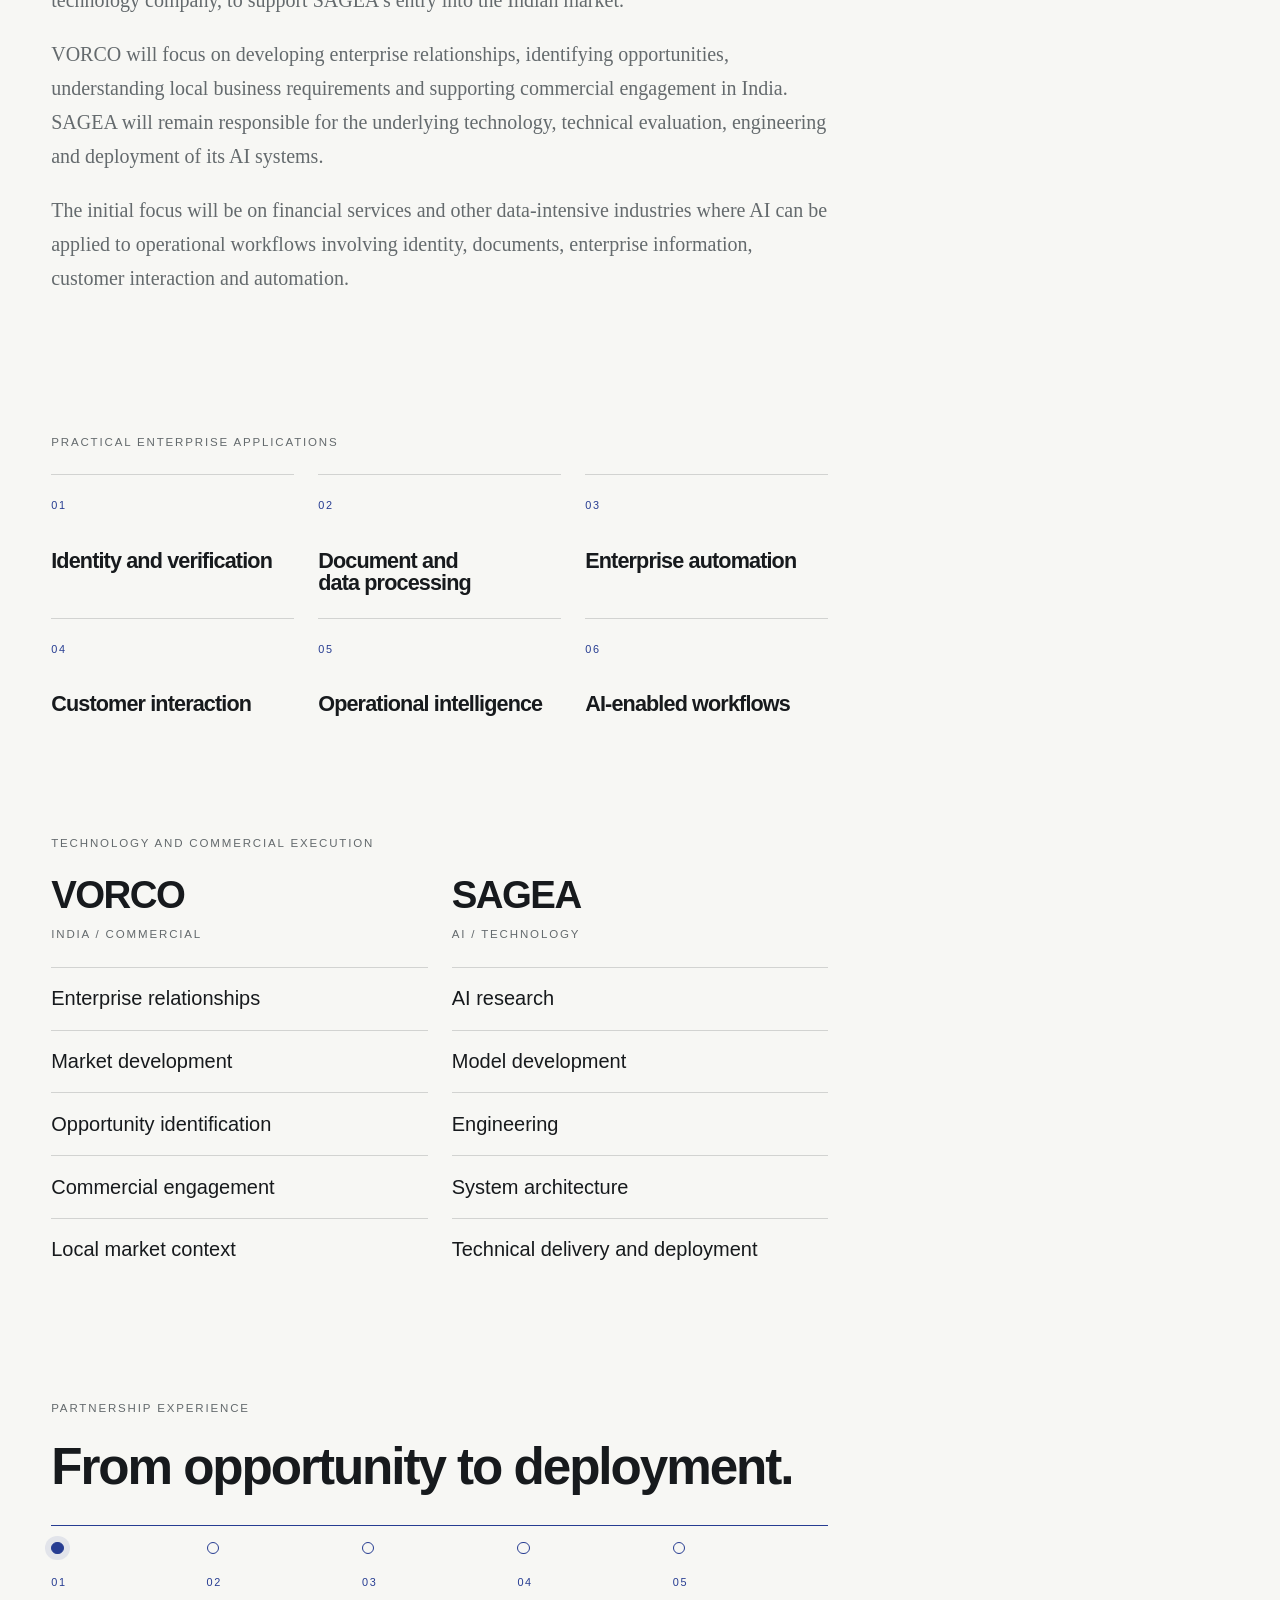
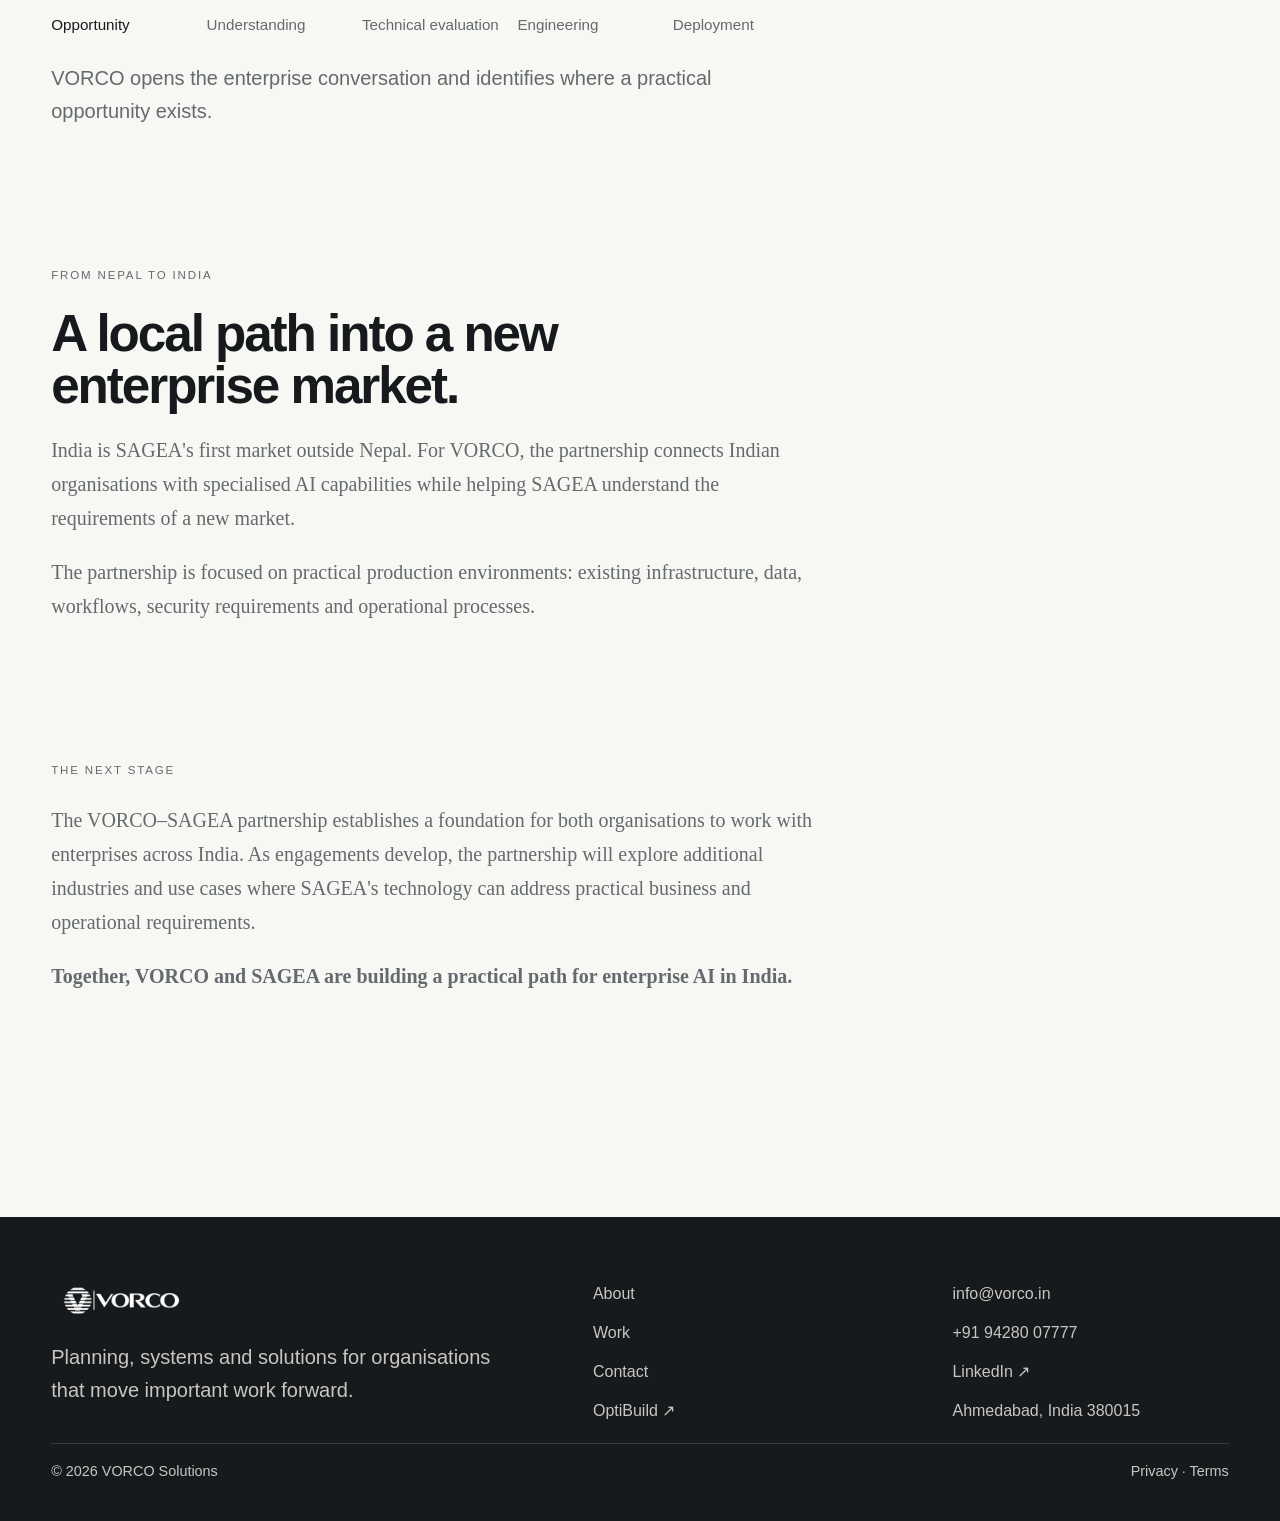
<file: sagea.html>
<!doctype html>
<html lang="en-IN">
<head>
  <meta charset="UTF-8" />
  <meta name="viewport" content="width=device-width, initial-scale=1.0" />
  <meta name="description" content="VORCO is SAGEA's India commercial and market-development partner for enterprise AI opportunities." />
  <title>VORCO × SAGEA | Enterprise AI in India</title>
  <meta property="og:title" content="VORCO × SAGEA | Enterprise AI in India" />
  <meta property="og:description" content="VORCO supports SAGEA's enterprise engagement and market development in India." />
  <meta property="og:type" content="website" />
  <meta property="og:url" content="https://vorco.in/sagea.html" />
  <meta property="og:image" content="assets/img/og-image.png" />
  <link rel="canonical" href="https://vorco.in/sagea.html" />
  <link rel="icon" type="image/svg+xml" href="favicon.svg" />
  <link rel="stylesheet" href="assets/css/site.css" />
</head>
<body data-page="sagea">
  <a class="skip-link" href="#main-content">Skip to content</a>
  <header class="site-header">
  <div class="site-header__inner">
       <a class="brand" href="index.html" aria-label="VORCO home">VORCO</a>
    <nav id="site-nav" class="site-nav" aria-label="Main navigation">
      <a href="index.html">Home</a>
      <a href="about.html">About</a>
      <a href="capabilities.html">Capabilities</a>
      <a href="product.html">Product</a>
      <a href="work.html">Work</a>
      <a href="partnerships.html">Partnerships</a>
      <a href="contact.html" class="button button--primary">Start a conversation <span aria-hidden="true">↗︎</span></a>
    </nav>
    <button class="menu-toggle" type="button" aria-expanded="false" aria-controls="site-nav">Menu</button>
  </div>
</header>
  <main id="main-content">
    <section class="page-hero">
      <div class="page-hero__inner">
        <div class="page-hero__copy">
          <p class="eyebrow">Partnerships</p>
          <h1>Enterprise AI for India, with SAGEA.</h1>
          <p class="lead">VORCO is SAGEA's commercial and market-development partner in India. SAGEA builds the technology; VORCO helps identify the use cases, local relationships and enterprise opportunities that make delivery practical.</p>
          <div class="partnership-actions"><a class="text-link" href="https://www.sagea.space/" target="_blank" rel="noopener">Visit SAGEA <span aria-hidden="true">↗︎</span></a><a class="text-link" href="index.html">Back to VORCO <span aria-hidden="true">↗︎</span></a></div>
        </div>
      </div>
    </section>

    <section class="page-grid sagea-route">
      <div class="feature-block">
        <p class="eyebrow">Who does what</p>
        <div class="two-up">
          <div>
            <h3>VORCO</h3>
            <ul class="feature-list list-plain"><li>Commercial engagement</li><li>Local market development</li><li>Enterprise opportunity mapping</li><li>Relationship building</li></ul>
          </div>
          <div>
            <h3>SAGEA</h3>
            <ul class="feature-list list-plain"><li>AI research and engineering</li><li>Technical architecture</li><li>System build and deployment</li><li>Operational delivery</li></ul>
          </div>
        </div>
      </div>
      <div class="side-block">
        <div class="partnership-lockup" aria-label="VORCO and SAGEA partnership"><div class="partnership-logos"><img src="assets/img/vorco-wordmark.png" alt="VORCO" /><b>×</b><img src="assets/img/sagea-wordmark-dark.png" alt="SAGEA" /></div><small>India / Enterprise AI</small></div>
      </div>
    </section>

    <section class="page-grid">
      <div class="feature-block">
        <p class="eyebrow">How the work starts</p>
        <p class="text-serif">The first engagements focus on financial services and other data-intensive industries, where the underlying workflows already exist and AI can create practical value without forcing an organisation to rebuild its foundations.</p>
        <ol class="sequence">
          <li><strong>01 / Identify</strong><p class="text-serif">Understand the organisational pressure points and the decision that needs to improve.</p></li>
          <li><strong>02 / Design</strong><p class="text-serif">Map where AI or workflow automation can create measurable value — and where it cannot.</p></li>
          <li><strong>03 / Deploy</strong><p class="text-serif">Work with SAGEA to engineer, integrate and deliver within the organisation's environment.</p></li>
        </ol>
      </div>
    </section>

    <section class="page-grid">
      <div class="feature-block">
        <p class="eyebrow">Route to delivery</p>
        <div class="route-visual">
          <svg class="route-svg" viewBox="0 0 700 240" xmlns="http://www.w3.org/2000/svg" aria-label="Nepal to Ahmedabad route">
            <path d="M60 160 C180 60, 260 110, 360 120 S560 140, 640 90" fill="none" stroke="#233a9b" stroke-width="2" stroke-dasharray="700" stroke-dashoffset="700" class="route-line"/>
            <circle cx="60" cy="160" r="6" fill="#233a9b" class="route-origin"/>
            <circle cx="640" cy="90" r="6" fill="#233a9b" class="route-destination"/>
            <text x="40" y="190" fill="#1e2328" font-size="18">Nepal</text>
            <text x="560" y="74" fill="#1e2328" font-size="18">Ahmedabad</text>
          </svg>
        </div>
      </div>
    </section>

    <section class="page-grid partnership-editorial">
      <div class="feature-block">
        <p class="eyebrow">Key takeaways</p>
        <ul class="list-plain">
          <li>VORCO supports SAGEA's expansion into the Indian market.</li>
          <li>VORCO leads enterprise engagement, commercial development and market relationships in India.</li>
          <li>SAGEA leads AI research, model development, engineering, technical delivery and deployment.</li>
          <li>The initial focus is financial services and other data-intensive industries.</li>
          <li>India is SAGEA's first market outside Nepal and its first step in international commercial expansion.</li>
        </ul>
      </div>
    </section>

    <section class="page-grid partnership-editorial">
      <div class="feature-block">
        <p class="eyebrow">Bringing SAGEA's AI capabilities to India</p>
        <h2>Connecting enterprise problems with technology.</h2>
        <p class="text-serif">VORCO Solutions has partnered with SAGEA Labs Pvt. Ltd., a Nepal-based AI research and technology company, to support SAGEA's entry into the Indian market.</p>
        <p class="text-serif">VORCO will focus on developing enterprise relationships, identifying opportunities, understanding local business requirements and supporting commercial engagement in India. SAGEA will remain responsible for the underlying technology, technical evaluation, engineering and deployment of its AI systems.</p>
        <p class="text-serif">The initial focus will be on financial services and other data-intensive industries where AI can be applied to operational workflows involving identity, documents, enterprise information, customer interaction and automation.</p>
      </div>
    </section>

    <section class="page-grid partnership-editorial">
      <div class="feature-block">
        <p class="eyebrow">Practical enterprise applications</p>
        <div class="capability-grid capability-grid--sagea">
          <article><span>01</span><h3>Identity and verification</h3></article>
          <article><span>02</span><h3>Document and data processing</h3></article>
          <article><span>03</span><h3>Enterprise automation</h3></article>
          <article><span>04</span><h3>Customer interaction</h3></article>
          <article><span>05</span><h3>Operational intelligence</h3></article>
          <article><span>06</span><h3>AI-enabled workflows</h3></article>
        </div>
      </div>
    </section>

    <section class="page-grid partnership-editorial">
      <div class="feature-block">
        <p class="eyebrow">Technology and commercial execution</p>
        <div class="two-up partnership-responsibilities">
          <div><h3>VORCO</h3><p class="eyebrow">India / Commercial</p><ul class="list-plain"><li>Enterprise relationships</li><li>Market development</li><li>Opportunity identification</li><li>Commercial engagement</li><li>Local market context</li></ul></div>
          <div><h3>SAGEA</h3><p class="eyebrow">AI / Technology</p><ul class="list-plain"><li>AI research</li><li>Model development</li><li>Engineering</li><li>System architecture</li><li>Technical delivery and deployment</li></ul></div>
        </div>
      </div>
    </section>

    <section class="page-grid partnership-editorial partnership-flow" aria-labelledby="partnership-flow-heading">
      <div class="feature-block">
        <p class="eyebrow">Partnership experience</p>
        <h2 id="partnership-flow-heading">From opportunity to deployment.</h2>
        <div class="flow-track" data-partnership-flow>
          <button class="flow-step is-active" type="button" data-flow-step="opportunity" aria-pressed="true"><span>01</span>Opportunity</button>
          <button class="flow-step" type="button" data-flow-step="understanding" aria-pressed="false"><span>02</span>Understanding</button>
          <button class="flow-step" type="button" data-flow-step="evaluation" aria-pressed="false"><span>03</span>Technical evaluation</button>
          <button class="flow-step" type="button" data-flow-step="engineering" aria-pressed="false"><span>04</span>Engineering</button>
          <button class="flow-step" type="button" data-flow-step="deployment" aria-pressed="false"><span>05</span>Deployment</button>
        </div>
        <p class="flow-caption" data-flow-caption>VORCO opens the enterprise conversation and identifies where a practical opportunity exists.</p>
      </div>
    </section>

    <section class="page-grid partnership-editorial">
      <div class="feature-block">
        <p class="eyebrow">From Nepal to India</p>
        <h2>A local path into a new enterprise market.</h2>
        <p class="text-serif">India is SAGEA's first market outside Nepal. For VORCO, the partnership connects Indian organisations with specialised AI capabilities while helping SAGEA understand the requirements of a new market.</p>
        <p class="text-serif">The partnership is focused on practical production environments: existing infrastructure, data, workflows, security requirements and operational processes.</p>
      </div>
    </section>

    <section class="page-grid partnership-editorial">
      <div class="feature-block">
        <p class="eyebrow">The next stage</p>
        <p class="text-serif">The VORCO–SAGEA partnership establishes a foundation for both organisations to work with enterprises across India. As engagements develop, the partnership will explore additional industries and use cases where SAGEA's technology can address practical business and operational requirements.</p>
        <p class="text-serif"><strong>Together, VORCO and SAGEA are building a practical path for enterprise AI in India.</strong></p>
      </div>
    </section>
  </main>
  <footer class="footer">
  <div class="footer__inner">
    <div>
      <a class="brand" href="index.html" aria-label="VORCO home">VORCO</a>
      <p>Planning, systems and solutions for organisations that move important work forward.</p>
    </div>
    <div class="footer__meta">
      <a href="about.html">About</a>
      <a href="work.html">Work</a>
      <a href="contact.html">Contact</a>
      <a href="https://optibuild.vorco.in" target="_blank" rel="noopener">OptiBuild ↗︎</a>
    </div>
    <div class="footer__meta">
      <a href="mailto:info@vorco.in">info@vorco.in</a>
      <a href="tel:+919428007777">+91 94280 07777</a>
      <a href="https://in.linkedin.com/company/vorcosolutions" target="_blank" rel="noopener">LinkedIn ↗︎</a>
      <span>Ahmedabad, India 380015</span>
    </div>
  </div>
  <div class="footer__legal"><span>© <span data-footer-year>2026</span> VORCO Solutions</span><div><a href="privacy.html">Privacy</a> · <a href="terms.html">Terms</a></div></div>
</footer>
  <script src="assets/vendor/gsap.min.js"></script>
  <script src="assets/vendor/ScrollTrigger.min.js"></script>
  <script src="assets/js/sagea-route.js" defer></script>
  <script src="assets/vendor/lenis.min.js" defer></script>
  <script src="assets/js/site.js" defer></script>
</body>
</html>
</file>
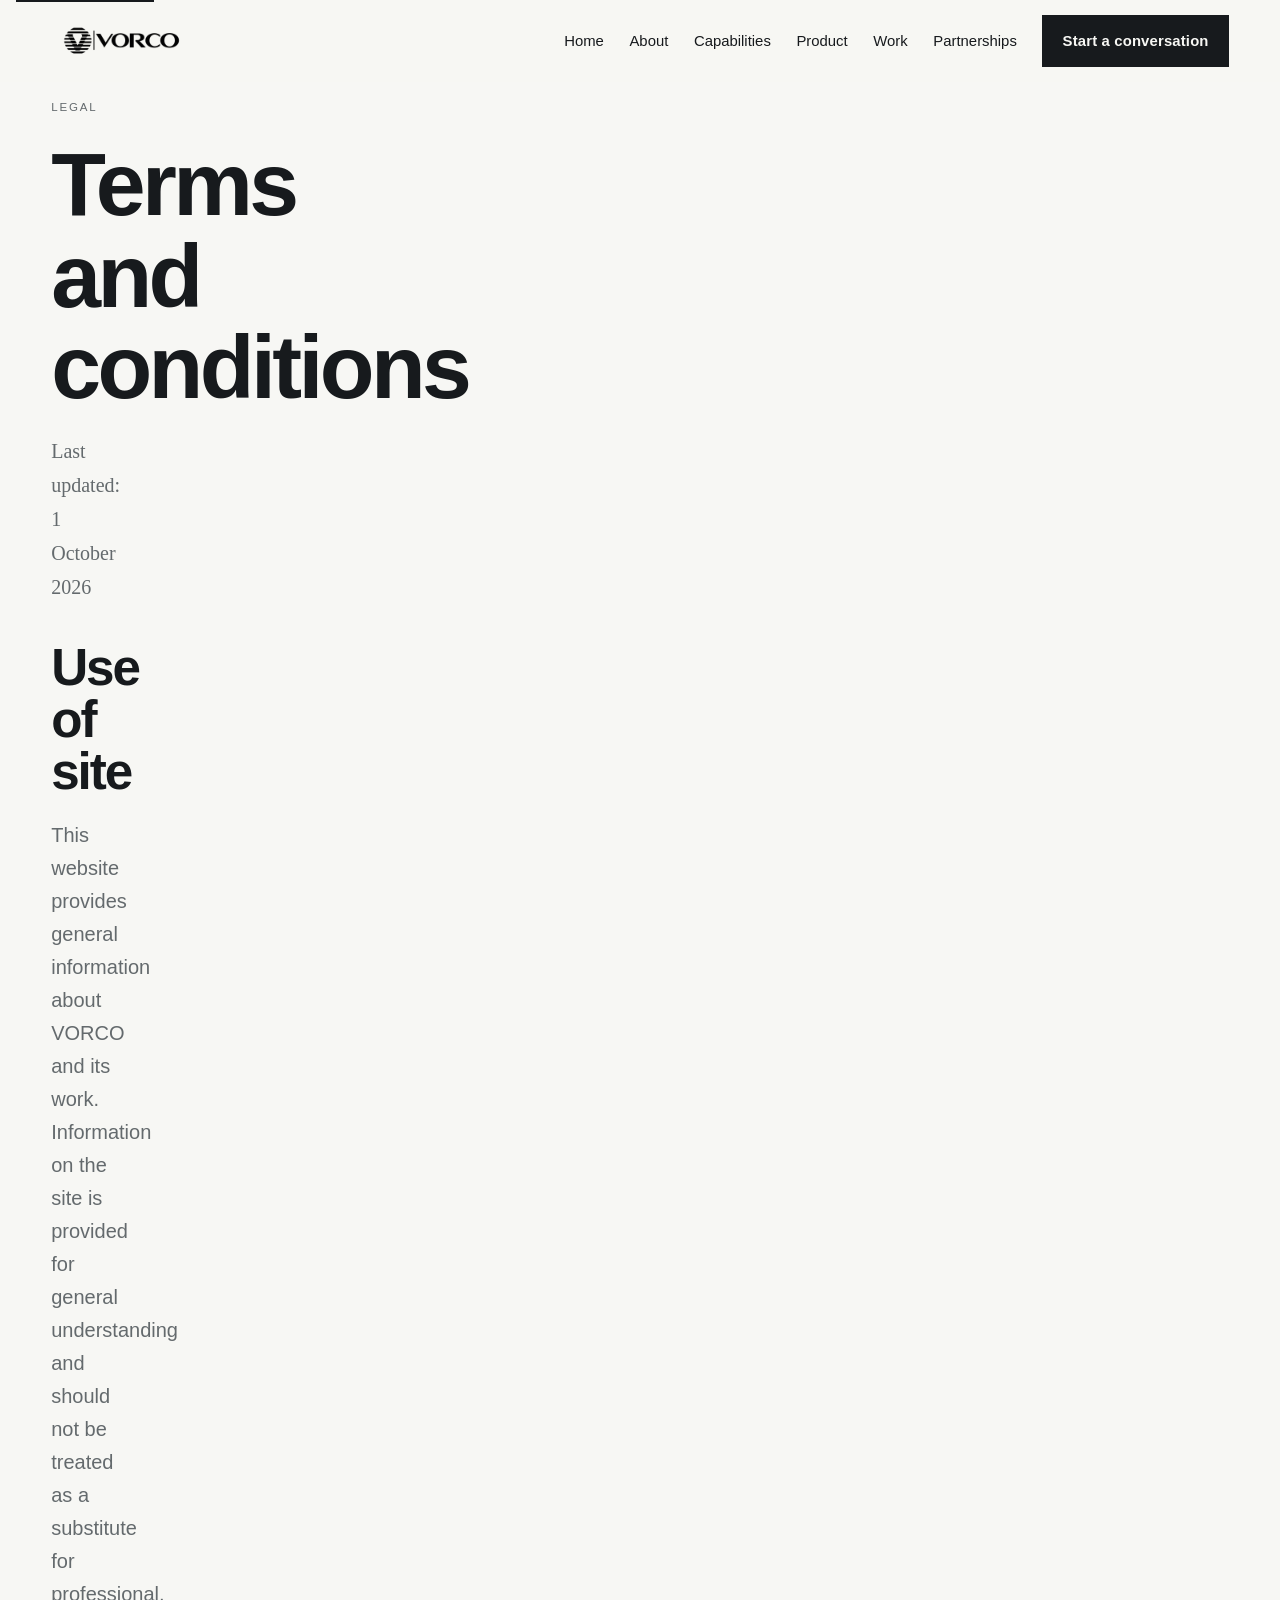
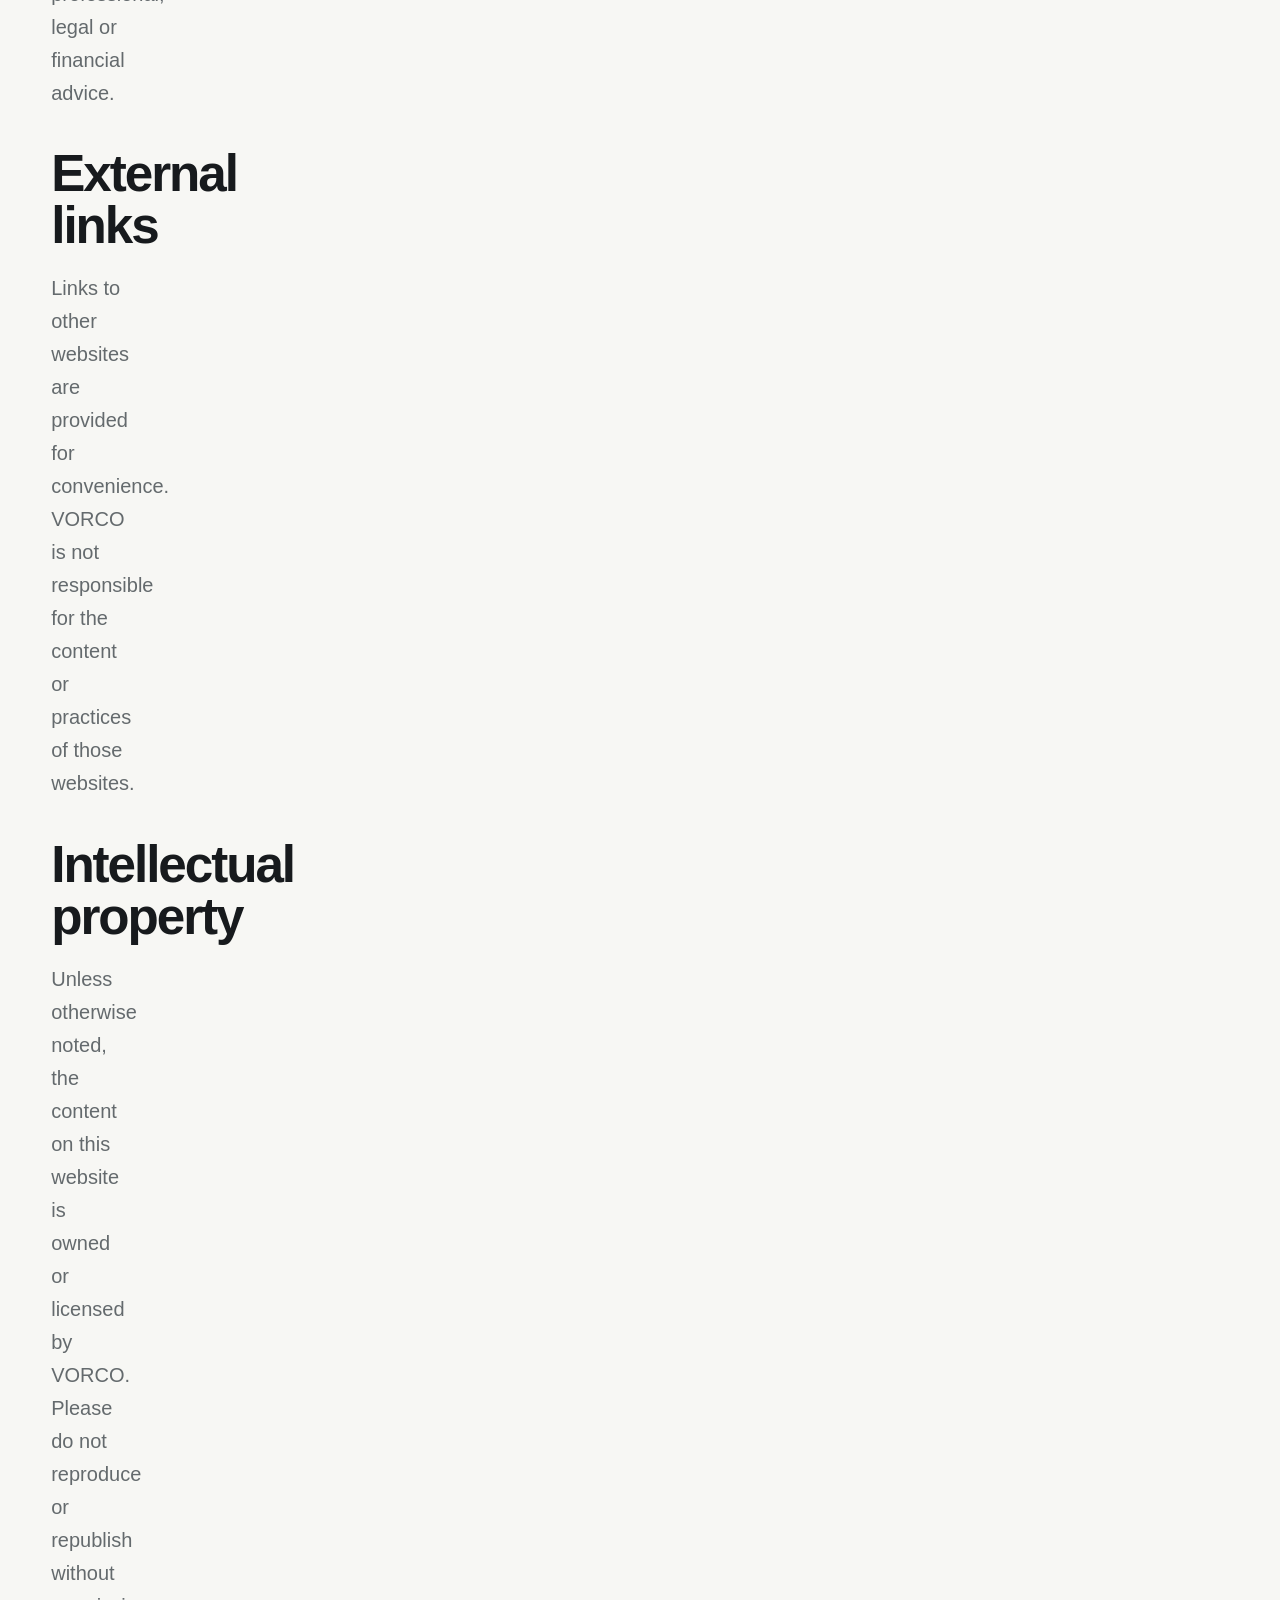
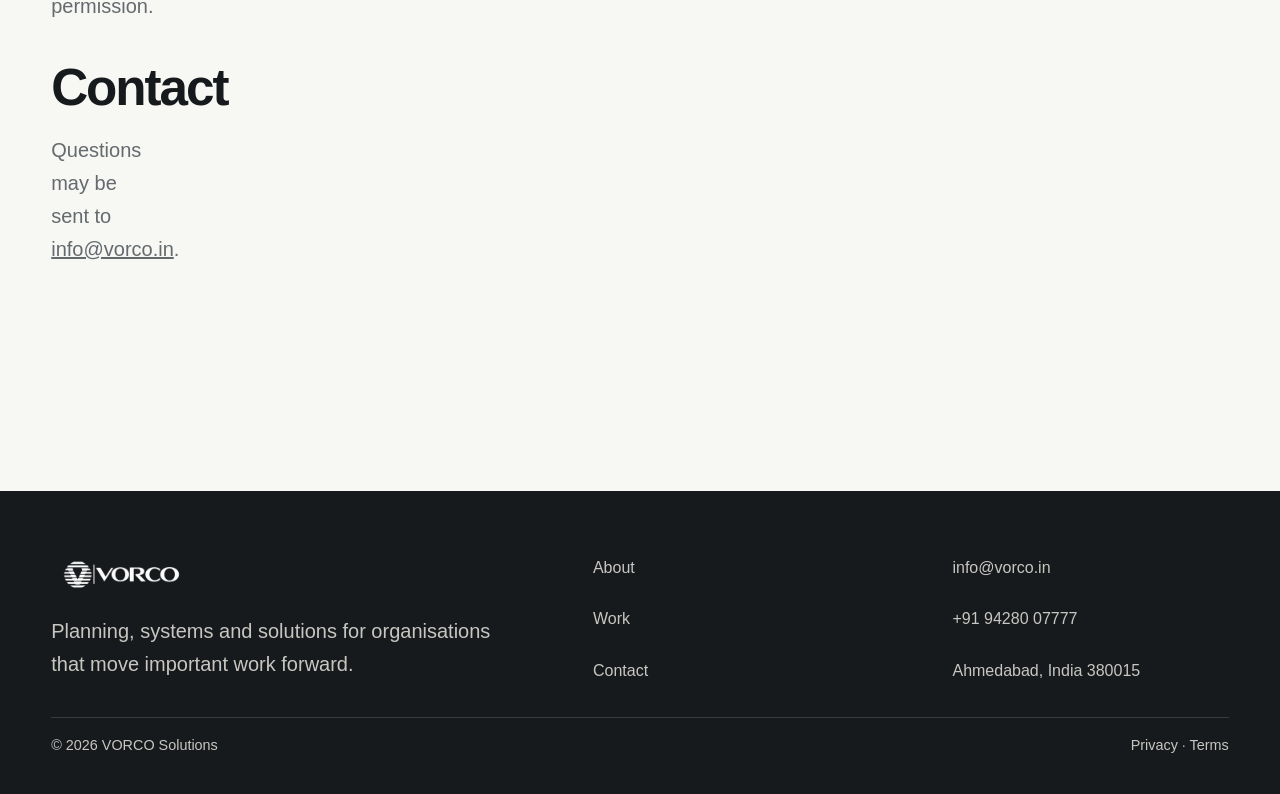
<file: terms.html>
<!doctype html>
<html lang="en-IN">
<head>
  <meta charset="UTF-8" />
  <meta name="viewport" content="width=device-width, initial-scale=1.0" />
  <meta name="description" content="Terms and conditions for VORCO Solutions." />
  <title>Terms and Conditions | VORCO</title>
  <link rel="canonical" href="https://vorco.in/terms.html" />
  <link rel="icon" type="image/svg+xml" href="favicon.svg" />
  <link rel="stylesheet" href="assets/css/site.css" />
</head>
<body data-page="terms">
  <a class="skip-link" href="#main-content">Skip to content</a>
  <header class="site-header">
  <div class="site-header__inner">
       <a class="brand" href="index.html" aria-label="VORCO home">VORCO</a>
    <nav class="site-nav" aria-label="Main navigation">
      <a href="index.html">Home</a>
      <a href="about.html">About</a>
          <a href="capabilities.html">Capabilities</a>
          <a href="product.html">Product</a>
          <a href="work.html">Work</a>
          <a href="partnerships.html">Partnerships</a>
      <a href="contact.html" class="button button--primary">Start a conversation</a>
    </nav>
    <button class="menu-toggle" type="button" aria-expanded="false" aria-controls="site-nav">Menu</button>
  </div>
</header>
  <main id="main-content" class="page-grid">
    <div class="legal-copy">
      <p class="eyebrow">Legal</p>
      <h1>Terms and conditions</h1>
      <p class="text-serif">Last updated: 1 October 2026</p>
      <h2>Use of site</h2>
      <p>This website provides general information about VORCO and its work. Information on the site is provided for general understanding and should not be treated as a substitute for professional, legal or financial advice.</p>
      <h2>External links</h2>
      <p>Links to other websites are provided for convenience. VORCO is not responsible for the content or practices of those websites.</p>
      <h2>Intellectual property</h2>
      <p>Unless otherwise noted, the content on this website is owned or licensed by VORCO. Please do not reproduce or republish without permission.</p>
      <h2>Contact</h2>
      <p>Questions may be sent to <a href="mailto:info@vorco.in">info@vorco.in</a>.</p>
    </div>
  </main>
  <footer class="footer">
  <div class="footer__inner">
    <div>
      <a class="brand" href="index.html" aria-label="VORCO home">VORCO</a>
      <p>Planning, systems and solutions for organisations that move important work forward.</p>
    </div>
    <div class="footer__meta">
      <a href="about.html">About</a>
      <a href="work.html">Work</a>
      <a href="contact.html">Contact</a>
    </div>
    <div class="footer__meta">
      <a href="mailto:info@vorco.in">info@vorco.in</a>
      <a href="tel:+919428007777">+91 94280 07777</a>
      <span>Ahmedabad, India 380015</span>
    </div>
  </div>
  <div class="footer__legal"><span>© <span data-footer-year>2026</span> VORCO Solutions</span><div><a href="privacy.html">Privacy</a> · <a href="terms.html">Terms</a></div></div>
</footer>
  <script src="assets/vendor/gsap.min.js"></script>
  <script src="assets/vendor/ScrollTrigger.min.js"></script>
  <script src="assets/vendor/lenis.min.js" defer></script>
  <script src="assets/js/site.js" defer></script>
</body>
</html>
</file>
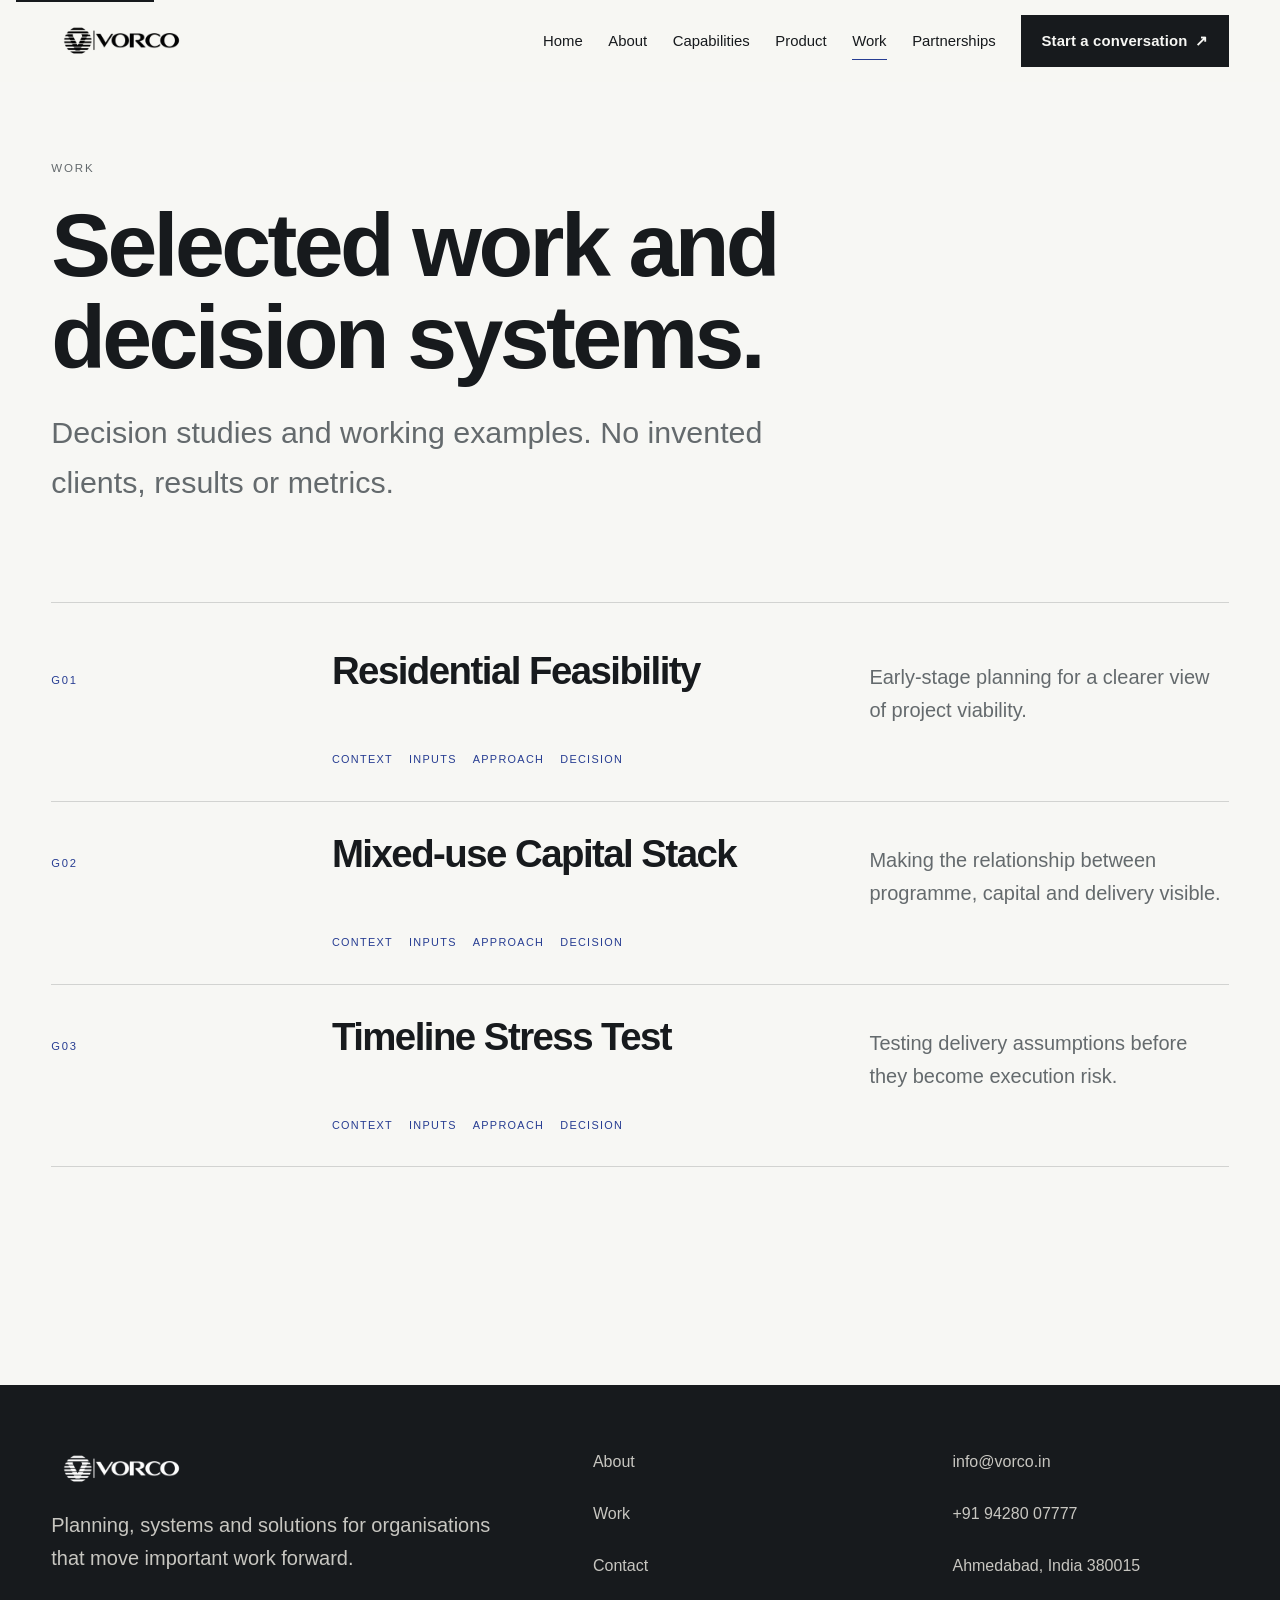
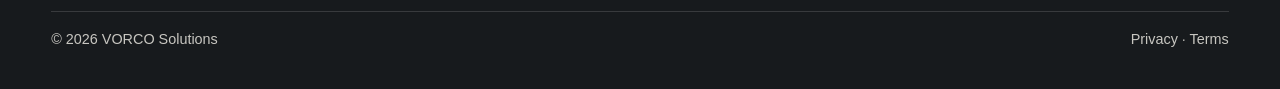
<file: work.html>
<!doctype html>
<html lang="en-IN">
<head>
  <meta charset="UTF-8" /><meta name="viewport" content="width=device-width, initial-scale=1.0" />
  <meta name="description" content="Selected VORCO decision studies and systems." /><title>VORCO | Work</title>
  <link rel="canonical" href="https://vorco.in/work.html" /><link rel="icon" type="image/svg+xml" href="favicon.svg" /><link rel="stylesheet" href="assets/css/site.css" />
</head>
<body data-page="work"><a class="skip-link" href="#main-content">Skip to content</a>
<header class="site-header"><div class="site-header__inner"><a class="brand" href="index.html" aria-label="VORCO home">VORCO</a><nav id="site-nav" class="site-nav" aria-label="Main navigation"><a href="index.html">Home</a><a href="about.html">About</a><a href="capabilities.html">Capabilities</a><a href="product.html">Product</a><a href="work.html" aria-current="page">Work</a><a href="partnerships.html">Partnerships</a><a href="contact.html" class="button button--primary">Start a conversation <span aria-hidden="true">↗︎</span></a></nav><button class="menu-toggle" type="button" aria-expanded="false" aria-controls="site-nav">Menu</button></div></header>
<main id="main-content"><section class="page-hero"><div class="page-hero__inner"><div class="page-hero__copy"><p class="eyebrow">Work</p><h1>Selected work and decision systems.</h1><p class="lead">Decision studies and working examples. No invented clients, results or metrics.</p></div></div></section><section class="work-studies"><article><span>G01</span><h2>Residential Feasibility</h2><p>Early-stage planning for a clearer view of project viability.</p><div class="study-flow"><b>Context</b><b>Inputs</b><b>Approach</b><b>Decision</b></div></article><article><span>G02</span><h2>Mixed-use Capital Stack</h2><p>Making the relationship between programme, capital and delivery visible.</p><div class="study-flow"><b>Context</b><b>Inputs</b><b>Approach</b><b>Decision</b></div></article><article><span>G03</span><h2>Timeline Stress Test</h2><p>Testing delivery assumptions before they become execution risk.</p><div class="study-flow"><b>Context</b><b>Inputs</b><b>Approach</b><b>Decision</b></div></article></section></main>
<footer class="footer"><div class="footer__inner"><div><a class="brand" href="index.html" aria-label="VORCO home">VORCO</a><p>Planning, systems and solutions for organisations that move important work forward.</p></div><div class="footer__meta"><a href="about.html">About</a><a href="work.html">Work</a><a href="contact.html">Contact</a></div><div class="footer__meta"><a href="mailto:info@vorco.in">info@vorco.in</a><a href="tel:+919428007777">+91 94280 07777</a><span>Ahmedabad, India 380015</span></div></div><div class="footer__legal"><span>© <span data-footer-year>2026</span> VORCO Solutions</span><div><a href="privacy.html">Privacy</a> · <a href="terms.html">Terms</a></div></div></footer>
<script src="assets/vendor/gsap.min.js"></script><script src="assets/vendor/ScrollTrigger.min.js"></script><script src="assets/vendor/lenis.min.js" defer></script><script src="assets/js/site.js" defer></script></body></html>
</file>
<file: assets/css/site.css>
:root {
  --paper: #f4f1ea;
  --plaster: #ece7df;
  --stone: #d9d1c4;
  --slate: #1e2328;
  --slate-soft: #4e5861;
  --indigo: #233a9b;
  --indigo-soft: #dfe4ff;
  --soil: #8a6d52;
  --line: rgba(30,35,40,0.18);
  --max: 1200px;
  --gutter: 24px;
  --radius: 2px;
  --ease: cubic-bezier(0.22, 1, 0.36, 1);
}

* { box-sizing: border-box; }
html { scroll-behavior: smooth; }
html.lenis, html.lenis body { height: auto; }
html.lenis { scroll-behavior: auto; }
body {
  margin: 0;
  background: var(--paper);
  color: var(--slate);
  font-family: "Segoe UI", "Helvetica Neue", Arial, sans-serif;
  line-height: 1.65;
  -webkit-font-smoothing: antialiased;
  text-rendering: optimizeLegibility;
}
body.is-leaving { opacity: 0; transition: opacity 200ms ease; }
body.is-menu-open { overflow: hidden; }
img, svg { display: block; max-width: 100%; }
a { color: inherit; }
button, input, textarea, select { font: inherit; }
main { display: block; }

.skip-link {
  position: absolute;
  left: 1rem;
  top: -3rem;
  background: var(--slate);
  color: var(--paper);
  padding: 0.75rem 1rem;
  z-index: 50;
  text-decoration: none;
}
.skip-link:focus { top: 1rem; }

.wrapper,
.site-header__inner,
.page-hero__inner,
.page-grid,
.footer__inner,
.footer__meta,
.section,
.hero-shell {
  width: min(var(--max), calc(100% - 2 * clamp(20px, 4vw, 64px)));
  margin: 0 auto;
}

.grid {
  display: grid;
  grid-template-columns: repeat(12, minmax(0, 1fr));
  gap: var(--gutter);
}

p, li {
  font-size: clamp(1.06rem, 1vw + 0.5rem, 1.25rem);
}
.text-serif {
  font-family: Georgia, "Times New Roman", serif;
  line-height: 1.7;
  color: var(--slate-soft);
}

h1, h2, h3, h4 {
  margin: 0;
  font-weight: 600;
  letter-spacing: -0.04em;
  line-height: 1.02;
  color: var(--slate);
  text-wrap: balance;
}
h1 { font-size: clamp(3rem, 7vw, 6.5rem); }
h2 { font-size: clamp(2.1rem, 4vw, 4rem); }
h3 { font-size: clamp(1.4rem, 2vw, 2.2rem); }

.eyebrow {
  margin: 0 0 1.4rem;
  text-transform: uppercase;
  letter-spacing: 0.16em;
  font-size: 0.72rem;
  color: var(--slate-soft);
}

.button,
.text-link {
  display: inline-flex;
  align-items: center;
  justify-content: center;
  gap: 0.5rem;
  min-height: 44px;
  border: 1px solid var(--slate);
  padding: 0.8rem 1.2rem;
  font-size: 0.95rem;
  font-weight: 600;
  letter-spacing: 0.01em;
  text-decoration: none;
  transition: color 180ms var(--ease), transform 180ms var(--ease), border-color 180ms var(--ease);
  position: relative;
  overflow: hidden;
  isolation: isolate;
}
.button::before { content: ""; position: absolute; z-index: -1; inset: 0; background: var(--indigo); transform: translateX(-101%); transition: transform 280ms var(--ease); }
.button > *, .button { z-index: 0; }
.button:hover::before, .button:focus-visible::before { transform: translateX(0); }
.button:hover, .button:focus-visible, .text-link:hover, .text-link:focus-visible {
  transform: translateY(-1px);
  outline: none;
}
.button--primary {
  background: var(--slate);
  color: var(--paper);
}
.button--ghost {
  background: transparent;
  color: var(--slate);
}
.button--light {
  background: var(--paper);
  color: var(--slate);
}
.text-link {
  padding-left: 0;
  padding-right: 0;
  border: none;
  border-bottom: 0;
  overflow: visible;
}
.text-link::after { content: ""; position: absolute; right: 0; bottom: .45rem; left: 0; height: 1px; background: var(--line); transition: height 180ms ease, background 180ms ease; }
.text-link:hover::after, .text-link:focus-visible::after { height: 2px; background: var(--indigo); }

.hero-intro { position: absolute; z-index: 20; inset: 0; display: grid; place-items: center; overflow: hidden; background: var(--paper); color: var(--indigo); opacity: 1; transition: opacity 280ms ease, visibility 280ms ease; }
.hero-intro.is-complete { visibility: hidden; opacity: 0; pointer-events: none; }
.hero-intro__lattice { position: absolute; inset: 8% 6%; width: 88%; height: 84%; opacity: .45; }
.hero-intro__lines { stroke-dasharray: 1200; stroke-dashoffset: 1200; animation: draw-lattice 1.25s var(--ease) forwards; }
.hero-intro__words { position: relative; z-index: 1; display: grid; gap: .25rem; color: var(--slate); font-family: Georgia, serif; font-size: clamp(2.2rem, 6vw, 6rem); letter-spacing: -.06em; line-height: .96; }
.hero-intro__words span { animation: reveal-intro-word .55s var(--ease) both; }
.hero-intro__words span + span { animation-delay: .52s; color: var(--indigo); }
.hero-intro__skip { position: absolute; z-index: 2; top: 1.5rem; right: 1.5rem; border: 0; border-bottom: 1px solid var(--line); background: none; color: var(--slate-soft); cursor: pointer; font-size: .72rem; letter-spacing: .14em; text-transform: uppercase; }
@keyframes draw-lattice { to { stroke-dashoffset: 0; } }
@keyframes reveal-intro-word { from { opacity: 0; transform: translateY(1rem); } to { opacity: 1; transform: translateY(0); } }
}

.site-header {
  position: sticky;
  top: 0;
  z-index: 30;
  background: rgba(244,241,234,0.78);
  backdrop-filter: blur(12px);
  border-bottom: 1px solid transparent;
  transition: border-color 220ms ease, background 220ms ease, transform 220ms ease;
}
.site-header.is-solid { border-color: var(--line); }
.site-header.is-hidden { transform: translateY(-100%); }
.site-header__inner {
  display: flex;
  align-items: center;
  justify-content: space-between;
  min-height: 76px;
}
.brand {
  display: inline-flex;
  align-items: center;
  gap: 0.55rem;
  text-decoration: none;
  color: var(--slate);
  font-size: 1rem;
  font-weight: 700;
  letter-spacing: 0.12em;
  text-transform: uppercase;
}
.brand-mark {
  display: inline-grid;
  place-items: center;
  width: 1.5rem;
  height: 1.5rem;
  background: var(--slate);
  color: var(--paper);
  font-size: 0.72rem;
  letter-spacing: 0;
}
.site-nav {
  display: flex;
  align-items: center;
  gap: clamp(0.8rem, 2vw, 1.8rem);
}
.site-nav a {
  position: relative;
  text-decoration: none;
  color: var(--slate);
  font-size: 0.93rem;
  font-weight: 500;
}
.site-nav a.button--primary { color: var(--paper); font-weight: 600; }
.site-nav a::after {
  content: "";
  position: absolute;
  left: 0;
  right: 0;
  bottom: -0.45rem;
  height: 1px;
  background: var(--indigo);
  transform: scaleX(0);
  transform-origin: left center;
  transition: transform 180ms var(--ease);
}
.site-nav a:hover::after, .site-nav a:focus-visible::after, .site-nav a[aria-current="page"]::after {
  transform: scaleX(1);
}
.menu-toggle {
  display: none;
  background: transparent;
  border: 1px solid var(--line);
  min-height: 44px;
  padding: 0.7rem 0.9rem;
  cursor: pointer;
}

.hero {
  padding-top: clamp(2.5rem, 5vw, 4.5rem);
  padding-bottom: clamp(4rem, 8vw, 7rem);
}
.hero-shell {
  padding-top: clamp(2rem, 5vw, 4rem);
}
.hero-grid {
  display: grid;
  grid-template-columns: repeat(12, minmax(0, 1fr));
  gap: var(--gutter);
  align-items: end;
}
.hero-copy { grid-column: 1 / span 7; }
.hero-grid:has(.hero-copy:only-child) { display: block; }
.hero-grid:has(.hero-copy:only-child) .hero-copy { width: min(62rem, 100%); }
.hero-visual {
  grid-column: 8 / -1;
  min-height: 560px;
  border: 1px solid var(--line);
  background: rgba(255,255,255,0.3);
  position: relative;
  overflow: hidden;
}
.hero-visual svg {
  width: 100%;
  height: 100%;
}
.hero-lead {
  margin-top: 1.5rem;
  max-width: 34rem;
  color: var(--slate-soft);
  font-size: clamp(1.2rem, 1.4vw + 0.7rem, 1.7rem);
  line-height: 1.5;
}
.hero-actions {
  display: flex;
  align-items: center;
  gap: 1rem;
  flex-wrap: wrap;
  margin-top: 2rem;
}
.hero-meta {
  display: flex;
  justify-content: space-between;
  gap: 1rem;
  margin-top: 2rem;
  padding-top: 1rem;
  border-top: 1px solid var(--line);
  font-size: 0.8rem;
  letter-spacing: 0.12em;
  text-transform: uppercase;
  color: var(--slate-soft);
}

.section {
  padding-top: clamp(4rem, 8vw, 7rem);
  padding-bottom: 0;
}
.section-title {
  display: grid;
  grid-template-columns: repeat(12, minmax(0, 1fr));
  gap: var(--gutter);
  align-items: end;
  margin-bottom: 2rem;
}
.section-title__copy { grid-column: 1 / span 7; }
.section-title__meta { grid-column: 9 / -1; text-align: right; color: var(--slate-soft); }

.statement-grid,
.capability-grid,
.contact-grid,
.page-grid,
.founder-grid,
.work-grid,
.process-grid,
.two-up {
  display: grid;
  grid-template-columns: repeat(12, minmax(0, 1fr));
  gap: var(--gutter);
}
.statement-copy { grid-column: 1 / span 6; }
.statement-aside { grid-column: 7 / -1; border-top: 1px solid var(--line); padding-top: 1.5rem; }

.capability-list { grid-column: span 12; }
.capability-row { display: grid; grid-template-columns: repeat(12, minmax(0, 1fr)); gap: var(--gutter); border-top: 1px solid var(--line); padding-top: 1.5rem; margin-top: 1.5rem; }
.capability-row__label { grid-column: 1 / span 2; font-size: 0.72rem; letter-spacing: 0.16em; text-transform: uppercase; color: var(--slate-soft); }
.capability-row__content { grid-column: 3 / span 9; }
.capability-row__content p { margin: 0.55rem 0 0; color: var(--slate-soft); }

.process-shell {
  background: var(--slate);
  color: var(--paper);
  margin-top: clamp(4rem, 8vw, 7rem);
  padding: clamp(4rem, 8vw, 6rem) 0;
}
.process-shell h2, .process-shell h3, .process-shell .eyebrow { color: var(--paper); }
.process-shell .eyebrow { color: rgba(244,241,234,0.7); }
.process-grid { align-items: start; }
.process-stages { grid-column: 1 / span 5; position: relative; }
.process-line { position: absolute; left: 0.5rem; top: 0.8rem; bottom: 0.8rem; width: 1px; background: rgba(255,255,255,0.3); }
.process-marker { position: absolute; left: -0.05rem; top: 0.7rem; width: 0.7rem; height: 0.7rem; background: var(--indigo-soft); border-radius: 50%; }
.stage { position: relative; padding: 0 0 1.8rem 2.6rem; border-bottom: 1px solid rgba(255,255,255,0.15); opacity: 0.55; }
.stage.is-active { opacity: 1; }
.stage-number { display: inline-block; margin-bottom: 0.8rem; font-size: 0.72rem; letter-spacing: 0.16em; text-transform: uppercase; color: #dfe4ff; }
.stage p { margin-top: 0.8rem; color: rgba(244,241,234,0.8); }
.process-visual { grid-column: 6 / -1; border: 1px solid rgba(255,255,255,0.15); min-height: 440px; background: rgba(255,255,255,0.02); }
.process-visual svg { width: 100%; height: 100%; }

.work-card { grid-column: span 12; display: grid; grid-template-columns: repeat(12, minmax(0, 1fr)); gap: var(--gutter); align-items: center; padding-top: 2rem; border-top: 1px solid var(--line); }
.work-card__copy { grid-column: 1 / span 5; }
.work-card__visual { grid-column: 7 / -1; min-height: 330px; border: 1px solid var(--line); display: grid; place-items: center; background: rgba(255,255,255,0.18); }
.work-card--reverse .work-card__copy { grid-column: 7 / span 6; }
.work-card--reverse .work-card__visual { grid-column: 1 / span 6; }

.founder-card {
  display: grid;
  grid-template-columns: repeat(12, minmax(0, 1fr));
  gap: var(--gutter);
  align-items: start;
  margin-top: 2rem;
}
.founder-photo { grid-column: 1 / span 4; min-height: 420px; border: 1px solid var(--line); display: grid; place-items: center; }
.founder-copy { grid-column: 6 / -1; }

.cta-panel {
  background: var(--slate);
  color: var(--paper);
  padding: clamp(2.5rem, 5vw, 4.5rem) clamp(1.2rem, 2vw, 2rem);
  margin-top: clamp(4rem, 8vw, 7rem);
}
.cta-panel h2, .cta-panel .eyebrow, .cta-panel p { color: var(--paper); }
.cta-panel .eyebrow { color: rgba(244,241,234,0.7); }

.page-hero {
  padding-top: clamp(3rem, 6vw, 5rem);
  padding-bottom: clamp(2rem, 6vw, 4rem);
}
.page-hero__inner { display: grid; grid-template-columns: repeat(12, minmax(0, 1fr)); gap: var(--gutter); }
.page-hero__copy { grid-column: 1 / span 8; }
.page-hero__copy .lead { max-width: 52rem; margin-top: 1.5rem; color: var(--slate-soft); font-size: clamp(1.3rem, 1.6vw + 0.7rem, 1.9rem); }

.page-grid {
  padding-top: 1rem;
  padding-bottom: clamp(4rem, 8vw, 6.5rem);
}
.feature-block { grid-column: 1 / span 8; }
.side-block { grid-column: 9 / -1; }
.dump-box,
.placeholder-box {
  border: 1px dashed var(--line);
  min-height: 220px;
  display: grid;
  place-items: center;
  padding: 1rem;
  color: var(--slate-soft);
  background: rgba(255,255,255,0.14);
}
.list-plain { list-style: none; padding: 0; margin: 0; }
.list-plain li { border-top: 1px solid var(--line); padding: 0.9rem 0; }
.sequence {
  list-style: none;
  padding: 0;
  margin: 1rem 0 0;
  display: grid;
  gap: 1rem;
}
.sequence li {
  border-top: 1px solid var(--line);
  padding-top: 1rem;
}
.sequence strong { color: var(--indigo); }

.route-visual {
  margin-top: 1.5rem;
  border-top: 1px solid var(--line);
  padding-top: 1rem;
}
.route-svg {
  width: 100%;
  border: 1px solid var(--line);
  min-height: 260px;
  background: rgba(255,255,255,0.12);
}

.form-card {
  border-top: 1px solid var(--line);
  padding-top: 1.5rem;
}
body[data-page="contact"] .form-card { background: var(--paper); color: var(--slate); border: 1px solid var(--line); padding: clamp(1.25rem, 3vw, 2rem); }
body[data-page="contact"] input,
body[data-page="contact"] select,
body[data-page="contact"] textarea { background: #ffffff; color: var(--slate); border-color: rgba(23,26,29,.24); }
body[data-page="contact"] label { color: var(--slate); }
form { display: grid; gap: 1rem; }
.field { display: grid; gap: 0.5rem; }
label { font-size: 0.92rem; font-weight: 600; }
input, select, textarea {
  width: 100%;
  min-height: 48px;
  border: 1px solid var(--line);
  background: rgba(255,255,255,0.14);
  padding: 0.8rem 0.9rem;
  color: var(--slate);
}
textarea { min-height: 180px; resize: vertical; }
input[aria-invalid="true"], select[aria-invalid="true"], textarea[aria-invalid="true"] { border-color: #9a2c2c; }
.error-text {
  min-height: 1.2em;
  color: #9a2c2c;
  font-size: 0.84rem;
}
.form-status { min-height: 1.2em; color: var(--slate-soft); }
.form-status.is-success { color: var(--indigo); border-left: 2px solid var(--indigo); padding: .7rem 0 .7rem .9rem; animation: success-line 500ms var(--ease) both; }
@keyframes success-line { from { border-left-color: transparent; transform: translateX(-.5rem); opacity: 0; } to { border-left-color: var(--indigo); transform: translateX(0); opacity: 1; } }

.legal-copy {
  max-width: 62rem;
}
.legal-copy h2 {
  margin-top: 2.4rem;
  margin-bottom: 0.8rem;
}
.legal-copy p, .legal-copy li {
  color: var(--slate-soft);
}

.footer {
  background: var(--slate);
  color: var(--paper);
  margin-top: clamp(4rem, 8vw, 7rem);
}
.footer__inner {
  display: grid;
  grid-template-columns: 1.4fr 1fr 1fr;
  gap: 2rem;
  padding: clamp(2.5rem, 6vw, 4rem) 0 1rem;
}
.footer__inner p,
.footer__inner a,
.footer__inner span,
.footer__meta a,
.footer__meta span,
.footer__legal a,
.footer__legal span { color: rgba(244,241,234,0.8); text-decoration: none; }
.footer__meta {
  display: grid;
  gap: 0.6rem;
}
.footer__legal {
  width: min(var(--max), calc(100% - 2 * clamp(20px, 4vw, 64px)));
  margin: 0 auto;
  padding: 1rem 0 2.3rem;
  border-top: 1px solid rgba(255,255,255,0.14);
  display: flex;
  align-items: center;
  justify-content: space-between;
  gap: 1rem;
  font-size: 0.9rem;
  color: rgba(244,241,234,0.7);
}

.process-shell { min-height: 100vh; }
.process-shell .section { min-height: 100vh; display: flex; flex-direction: column; justify-content: center; }
.process-visual { min-height: min(58vh, 520px); }
.process-map { width: 100%; height: 100%; padding: 1rem; }
.process-map__labels { font-size: 12px; letter-spacing: 2px; }
.process-map__nodes circle { transition: fill 220ms ease, r 220ms ease; }
.process-shell[data-stage="1"] .process-map__nodes circle:nth-child(1),
.process-shell[data-stage="2"] .process-map__nodes circle:nth-child(-n+3),
.process-shell[data-stage="3"] .process-map__nodes circle { fill: var(--indigo); }
.process-shell[data-stage="2"] .process-map__nodes circle:nth-child(-n+3),
.process-shell[data-stage="3"] .process-map__nodes circle { r: 10; }
.process-shell[data-stage="3"] .process-map__labels { fill: #ffffff; }
.route-visual { position: relative; }
.route-visual::before { content: "NEPAL"; position: absolute; top: 1.5rem; left: 1.5rem; z-index: 1; color: var(--slate-soft); font-size: .68rem; letter-spacing: .15em; }
.route-visual::after { content: "INDIA / AHMEDABAD"; position: absolute; right: 1.5rem; bottom: 1.5rem; z-index: 1; color: var(--indigo); font-size: .68rem; letter-spacing: .15em; }
.route-svg { min-height: 300px; }
.route-destination { transition: r 220ms ease, opacity 220ms ease; }
.route-destination.is-landed { r: 10px; filter: drop-shadow(0 0 0.45rem rgba(39,61,146,.45)); }
.sagea-route .two-up { grid-template-columns: repeat(2, minmax(0, 1fr)); align-items: start; }
.sagea-route .two-up > div { grid-column: span 1; min-width: 0; }
.sagea-route .two-up > div + div { border-left: 1px solid var(--line); padding-left: clamp(1rem, 3vw, 2rem); }
.sagea-route .two-up h3 { font-size: clamp(2rem, 4vw, 4rem); }
.sagea-route .feature-list li { padding: .8rem 0; color: var(--slate-soft); font-size: 1rem; }

@media (max-width: 860px) {
  .site-nav {
    position: fixed;
    inset: 0;
    z-index: 29;
    display: none;
    flex-direction: column;
    align-items: stretch;
    justify-content: center;
    background: var(--slate);
    padding: 6rem clamp(2rem, 8vw, 6rem);
    border: 0;
    gap: .4rem;
  }
  .site-nav.is-open { display: flex; }
  .site-nav a { color: var(--paper); font-size: clamp(1.8rem, 7vw, 3.5rem); }
  .site-nav .button { align-self: flex-start; margin-top: 1.5rem; font-size: 1rem; }
  .site-header { z-index: 31; }
  .menu-toggle { position: relative; z-index: 32; }
  .menu-toggle { display: inline-flex; align-items: center; justify-content: center; }
  .hero-grid, .section-title, .statement-grid, .capability-row, .work-card, .founder-card, .process-grid, .page-hero__inner, .page-grid, .contact-grid { display: block; }
  .hero-copy, .hero-visual, .statement-copy, .statement-aside, .capability-row__label, .capability-row__content, .process-stages, .process-visual, .work-card__copy, .work-card__visual, .founder-photo, .founder-copy, .feature-block, .side-block, .page-hero__copy { width: 100%; display: block; }
  .hero-visual { margin-top: 1.5rem; min-height: 360px; }
  .footer__inner { grid-template-columns: 1fr; }
  .footer__legal { flex-direction: column; align-items: flex-start; }
}

@media (prefers-reduced-motion: reduce) {
  *, *::before, *::after {
    animation-duration: 0.01ms !important;
    animation-iteration-count: 1 !important;
    transition-duration: 0.01ms !important;
    scroll-behavior: auto !important;
  }
}

/* VORCO editorial layer */
:root {
  --paper: #f7f7f4;
  --plaster: #ecece7;
  --slate: #171a1d;
  --slate-soft: #646a6d;
  --indigo: #273d92;
  --line: rgba(23, 26, 29, 0.16);
  --warm: #e8e3d9;
}

body { background: var(--paper); }
body::before { display: none; }
.brand {
  width: 142px;
  height: 40px;
  background: url("../../brand-wordmark.png") center / contain no-repeat;
  font-size: 0;
  letter-spacing: 0;
}
.brand-mark { display: none; }
.footer .brand { filter: invert(1); }
.site-header { background: rgba(247, 247, 244, 0.76); }
.site-header__inner { min-height: 82px; }
.hero { padding-top: clamp(4rem, 8vw, 7rem); }
.hero h1 { max-width: 780px; font-size: clamp(4rem, 8vw, 8.2rem); letter-spacing: -0.075em; }
.hero h1 em { color: var(--indigo); font-style: normal; }
.hero-lead { max-width: 31rem; font-size: clamp(1.1rem, 1.1vw + 0.7rem, 1.45rem); }
.hero-actions .button span, .hero-actions .text-link span { font-size: 1.15em; }
.decision-field {
  min-height: 560px;
  border: 0;
  background: var(--warm);
  padding: 1.5rem;
  display: flex;
  flex-direction: column;
  justify-content: space-between;
  overflow: hidden;
}
.decision-field::before {
  content: "";
  position: absolute;
  inset: 12% 9%;
  border: 1px solid rgba(23, 26, 29, 0.2);
  border-radius: 50%;
  transform: rotate(-14deg) scaleX(1.12);
}
.decision-field__top, .decision-field__bottom {
  position: relative;
  z-index: 1;
  display: flex;
  justify-content: space-between;
  gap: 1rem;
  font-size: 0.68rem;
  letter-spacing: 0.15em;
  text-transform: uppercase;
}
.decision-field__top { color: var(--slate-soft); }
.decision-field__signals { position: relative; z-index: 1; display: grid; grid-template-columns: repeat(4, minmax(0, 1fr)); gap: .6rem; margin-top: 1.25rem; color: rgba(23,26,29,.55); font-size: .58rem; letter-spacing: .1em; text-transform: uppercase; }
.decision-field__signals span { min-width: 0; border-top: 1px solid rgba(23,26,29,.2); padding-top: .4rem; overflow: hidden; text-overflow: ellipsis; white-space: nowrap; }
.decision-field__bottom { align-items: center; border-top: 1px solid var(--line); padding-top: 1rem; }
.decision-field__bottom span:last-child { max-width: 18rem; text-align: right; }
.decision-field__bottom strong { color: var(--indigo); font-size: 1.2rem; font-weight: 400; }
.decision-field__diagram { position: relative; z-index: 1; min-height: 330px; }
.decision-node { position: absolute; display: grid; place-items: center; width: 3.2rem; height: 3.2rem; border: 1px solid var(--indigo); border-radius: 50%; background: var(--warm); color: var(--indigo); font-size: 0.72rem; cursor: pointer; transition: background 220ms ease, color 220ms ease, transform 220ms ease, box-shadow 220ms ease; }
.decision-node:hover, .decision-node:focus-visible, .decision-node.is-active { background: var(--indigo); color: var(--paper); transform: scale(1.1); box-shadow: 0 0 0 7px rgba(39, 61, 146, .1); outline: none; }
.decision-node--one { left: 9%; top: 34%; }
.decision-node--two { left: 43%; top: 12%; }
.decision-node--three { right: 8%; bottom: 19%; }
.decision-line { position: absolute; height: 1px; background: var(--indigo); transform-origin: left center; }
.decision-line--one { left: 18%; top: 42%; width: 29%; transform: rotate(-27deg); }
.decision-line--two { left: 51%; top: 24%; width: 43%; transform: rotate(34deg); }
.decision-line--three { left: 18%; top: 43%; width: 72%; background: rgba(23,26,29,.18); transform: rotate(17deg); }
.decision-word { position: absolute; color: var(--slate); font-family: Georgia, serif; font-size: clamp(1.3rem, 2vw, 2rem); opacity: .56; transition: opacity 220ms ease, color 220ms ease, transform 220ms ease; }
.decision-word.is-active { color: var(--indigo); opacity: 1; transform: translateY(-3px); }
.decision-word--one { left: 1%; top: 58%; }
.decision-word--two { left: 38%; top: 0; }
.decision-word--three { right: 0; bottom: 1%; }
.section-title h2 { max-width: 760px; }
.capability-row { transition: padding-left 220ms ease, background 220ms ease; }
.capability-row { width: 100%; border-right: 0; border-left: 0; border-bottom: 0; text-align: left; color: inherit; font: inherit; cursor: pointer; }
.capability-row:hover, .capability-row:focus-visible, .capability-row.is-selected { padding-left: 1rem; background: rgba(39, 61, 146, 0.035); }
.capability-row:not(.is-selected) .capability-row__content p { max-height: 0; margin: 0; overflow: hidden; opacity: 0; transition: max-height 220ms ease, opacity 220ms ease, margin 220ms ease; }
.capability-row.is-selected .capability-row__content p { max-height: 8rem; opacity: 1; }
.capability-row:focus-visible { outline: 2px solid var(--indigo); outline-offset: -2px; }
.capability-row__content h3 { font-size: clamp(1.8rem, 3vw, 3.1rem); }
.process-shell { background: var(--slate); }
.process-visual { border: 0; background: #20252a; }
.work-card__visual { border: 0; background: var(--plaster); }
.work-card--reverse { order: -1; }
.work-index { display: grid; grid-template-columns: repeat(3, 1fr); gap: var(--gutter); margin: 2rem 0 3rem; }
.work-index article { border-top: 1px solid var(--line); padding-top: 1rem; }
.work-index span { color: var(--indigo); font-size: .68rem; letter-spacing: .15em; }
.work-index h3 { margin-top: 2rem; font-size: clamp(1.25rem, 2vw, 1.8rem); }
.work-index p { margin: .65rem 0 0; color: var(--slate-soft); font-size: .98rem; }
.product-signal, .partnership-signal { width: 100%; height: 100%; min-height: 330px; padding: 1.5rem; display: flex; flex-direction: column; justify-content: space-between; }
.product-signal { background: #dce4f7; color: var(--slate); }
.product-signal img { width: min(100%, 16rem); height: auto; max-height: 5rem; object-fit: contain; object-position: left center; mix-blend-mode: multiply; }
.product-signal span, .partnership-signal small { font-size: .68rem; letter-spacing: .16em; text-transform: uppercase; }
.product-signal strong { font-size: clamp(2rem, 4vw, 4.2rem); font-weight: 500; letter-spacing: -.06em; line-height: .96; }
.product-signal i { align-self: flex-end; color: var(--indigo); font-size: 2rem; font-style: normal; }
.partnership-signal { align-items: center; justify-content: center; gap: 1.25rem; background: var(--slate); color: var(--paper); }
.partnership-logos { display: flex; align-items: center; justify-content: center; gap: 1rem; width: 100%; }
.partnership-logos img { width: 42%; max-height: 4.5rem; object-fit: contain; filter: invert(1); }
.partnership-logos b { color: #b9c5ff; font-size: 1.5rem; font-weight: 400; }
.partnership-signal b { color: #9eabd9; font-size: 2rem; font-weight: 400; }
.partnership-signal small { color: rgba(247,247,244,.65); }
.product-signal--page { min-height: 260px; }
.partnership-note { color: var(--slate-soft); font-size: .95rem; }
.partnership-lockup { min-height: 220px; display: flex; flex-wrap: wrap; align-items: center; justify-content: center; gap: 1rem; background: var(--slate); color: var(--paper); padding: 1.5rem; }
.partnership-lockup .partnership-logos img { width: 38%; }
.partnership-lockup b { color: #9eabd9; font-size: 1.5rem; font-weight: 400; }
.partnership-lockup small { flex-basis: 100%; color: rgba(247,247,244,.65); font-size: .68rem; letter-spacing: .15em; text-align: center; text-transform: uppercase; }
.partnership-actions { display: flex; flex-wrap: wrap; gap: 1rem 1.5rem; margin-top: 1.2rem; }
.partnership-actions .text-link span { font-size: 1.1em; }
.page-product-logo { display: block; width: min(15rem, 70vw); max-height: 4rem; object-fit: contain; object-position: left center; mix-blend-mode: multiply; }
.optibuild-model { align-items: start; }
.optibuild-model h2 { max-width: 38rem; margin-bottom: 1.2rem; }
.optibuild-model .button { margin-top: 1.4rem; }
.assumption-model { background: var(--slate); color: var(--paper); padding: clamp(1.4rem, 3vw, 2.2rem); display: grid; gap: 0.8rem; }
.model-header, .model-footer { display: flex; justify-content: space-between; align-items: center; gap: 1rem; }
.model-header { border-bottom: 1px solid rgba(247,247,244,.2); padding-bottom: 1.4rem; margin-bottom: 0.7rem; }
.model-header span, .model-footer span:first-child { font-size: .68rem; letter-spacing: .15em; text-transform: uppercase; color: rgba(247,247,244,.65); }
.model-header strong { color: #b9c5ff; font-size: .8rem; font-weight: 500; }
.assumption-model label { display: flex; justify-content: space-between; gap: 1rem; font-size: .88rem; }
.assumption-model output { color: #b9c5ff; }
.assumption-model input[type="range"] { width: 100%; accent-color: #b9c5ff; cursor: pointer; }
.model-footer { border-top: 1px solid rgba(247,247,244,.2); padding-top: 1.2rem; margin-top: .5rem; font-size: .85rem; }
.model-footer strong { margin-left: auto; font-weight: 500; }
.model-footer span:last-child { color: #b9c5ff; font-size: 1.2rem; }
.model-readout { display: grid; grid-template-columns: 1fr 1fr; gap: 1rem; border-top: 1px solid rgba(247,247,244,.2); padding-top: 1rem; margin-top: .5rem; }
.model-readout div { display: grid; gap: .25rem; }
.model-readout span { color: rgba(247,247,244,.65); font-size: .68rem; letter-spacing: .1em; text-transform: uppercase; }
.model-readout strong { color: #b9c5ff; font-size: .85rem; font-weight: 500; }
.sagea-route .route-visual { margin-top: 1rem; }
.partnership-editorial h2 { max-width: 48rem; margin-bottom: 1.3rem; }
.capability-detail, .work-studies { width: min(var(--max), calc(100% - 2 * clamp(20px, 4vw, 64px))); margin: 0 auto; padding: clamp(4rem, 9vw, 8rem) 0; border-top: 1px solid var(--line); }
.capability-detail--dark { width: 100%; max-width: none; padding-inline: max(clamp(20px, 4vw, 64px), calc((100vw - var(--max)) / 2)); background: var(--slate); color: var(--paper); }
.capability-detail--dark h2, .capability-detail--dark p, .capability-detail--dark span { color: var(--paper); }
.capability-detail__head { max-width: 48rem; }
.capability-detail__head > span, .work-studies article > span { color: var(--indigo); font-size: .7rem; letter-spacing: .16em; text-transform: uppercase; }
.capability-detail__head h2 { margin: 1rem 0; font-size: clamp(2.4rem, 5vw, 5.5rem); }
.capability-detail__head p { max-width: 40rem; color: var(--slate-soft); }
.capability-flow { display: grid; grid-template-columns: repeat(7, auto); align-items: center; justify-content: space-between; gap: 1rem; margin-top: 4rem; border-top: 1px solid currentColor; padding-top: 1.2rem; font-family: Georgia, serif; font-size: clamp(1.3rem, 2.8vw, 2.6rem); }
.capability-flow b { color: var(--indigo); font-family: var(--sans, "Segoe UI", sans-serif); font-size: 1.2rem; font-weight: 400; }
.work-studies { display: grid; gap: 0; padding-top: 1rem; }
.work-studies article { display: grid; grid-template-columns: 1fr 2fr 1.4fr; align-items: baseline; gap: 1.5rem; padding: 2rem 0; border-bottom: 1px solid var(--line); }
.work-studies h2 { font-size: clamp(1.8rem, 3vw, 3.4rem); }
.work-studies p { margin: 0; color: var(--slate-soft); }
.study-flow { grid-column: 2 / -1; display: flex; gap: 1rem; color: var(--indigo); font-size: .68rem; letter-spacing: .12em; text-transform: uppercase; }
.study-flow b { font-weight: 500; }
.partnership-hero-logos { display: flex; align-items: center; gap: 1rem; margin: 2rem 0 2.5rem; }
.partnership-hero-logos img { width: min(13rem, 38vw); max-height: 4rem; object-fit: contain; }
.partnership-hero-logos b { color: var(--indigo); font-size: 1.5rem; font-weight: 400; }
.partnership-product-intro { width: min(var(--max), calc(100% - 2 * clamp(20px, 4vw, 64px))); margin: 0 auto; padding: clamp(4rem, 8vw, 7rem) 0 clamp(2rem, 4vw, 4rem); border-bottom: 1px solid var(--line); }
.partnership-product-intro .partnership-hero-logos { margin: 0 0 2rem; }
.partnership-product-intro h2 { max-width: 42rem; margin: .8rem 0 1rem; font-size: clamp(2.5rem, 5vw, 5.5rem); }
.partnership-product-intro p:not(.eyebrow) { max-width: 46rem; color: var(--slate-soft); font-size: clamp(1.1rem, 1.2vw, 1.35rem); }
.market-list { display: grid; grid-template-columns: repeat(2, minmax(0, 1fr)); gap: 0 2rem; margin: 2rem 0; border-top: 1px solid var(--line); }
.market-list span { border-bottom: 1px solid var(--line); padding: .9rem 0; color: var(--slate); }
.sagea-market-context h2, .partnership-markets h2 { max-width: 48rem; margin-bottom: 1rem; }
@media (max-width: 700px) { .market-list { grid-template-columns: 1fr; } }
.relationship-route { display: grid; grid-template-columns: 1fr auto 1fr auto 1fr; align-items: center; gap: clamp(.8rem, 2vw, 2rem); border-top: 1px solid var(--indigo); border-bottom: 1px solid var(--line); padding: 2rem 0; }
.relationship-route div { display: grid; gap: .5rem; }
.relationship-route strong { font-size: clamp(1.2rem, 2.5vw, 2.6rem); letter-spacing: -.04em; }
.relationship-route span { color: var(--slate-soft); font-size: .85rem; }
.relationship-route i { color: var(--indigo); font-size: 1.5rem; font-style: normal; }
.partnership-responsibility-page .two-up { grid-template-columns: repeat(2, minmax(0, 1fr)); }
.partnership-responsibility-page .two-up > div { grid-column: auto; min-width: 0; }
.partnership-responsibility-page h2 { font-size: clamp(2.4rem, 5vw, 5rem); }
.capability-grid--sagea { display: grid; grid-template-columns: repeat(3, 1fr); gap: var(--gutter); }
.capability-grid--sagea article { border-top: 1px solid var(--line); padding-top: 1rem; }
.capability-grid--sagea span { color: var(--indigo); font-size: .68rem; letter-spacing: .15em; }
.capability-grid--sagea h3 { margin-top: 2rem; font-size: 1.35rem; }
.partnership-responsibilities { align-items: start; }
.partnership-responsibilities > div { grid-column: span 6; }
.partnership-responsibilities h3 { font-size: clamp(2rem, 3vw, 3rem); }
.partnership-responsibilities .eyebrow { margin-top: .7rem; }
.flow-track { position: relative; display: grid; grid-template-columns: repeat(5, 1fr); margin-top: 2rem; border-top: 1px solid var(--indigo); }
.flow-track::before { content: ""; position: absolute; left: 0; right: 0; top: -1px; height: 1px; background: var(--indigo); }
.flow-step { position: relative; display: grid; gap: 1.2rem; justify-items: start; min-height: 7rem; padding: 1rem .8rem 0 0; border: 0; background: transparent; color: var(--slate-soft); font: inherit; font-size: .95rem; text-align: left; cursor: pointer; }
.flow-step::before { content: ""; width: .65rem; height: .65rem; border: 1px solid var(--indigo); border-radius: 50%; background: var(--paper); }
.flow-step span { color: var(--indigo); font-size: .68rem; letter-spacing: .15em; }
.flow-step.is-active { color: var(--slate); }
.flow-step.is-active::before { background: var(--indigo); box-shadow: 0 0 0 6px rgba(39, 61, 146, .1); }
.flow-step:focus-visible { outline: 2px solid var(--indigo); outline-offset: 3px; }
.flow-caption { max-width: 42rem; min-height: 3rem; margin-top: 1.5rem; color: var(--slate-soft); }
.founder-photo--empty { min-height: 420px; background: linear-gradient(135deg, #d9d8d1, #efeee9); place-items: end start; padding: 1.5rem; }
.founder-photo--empty span { font-size: .7rem; letter-spacing: .16em; line-height: 1.5; text-transform: uppercase; }
.founder-card--text-only .founder-copy { grid-column: 1 / -1; max-width: 48rem; }

/* Stable hero interaction: one rail, three stages, no overlapping coordinates. */
.decision-field::before { display: none; }
.decision-field__diagram { position: relative; display: grid; grid-template-columns: repeat(3, minmax(0, 1fr)); align-items: stretch; flex: 1; min-height: 0; gap: 1rem; padding: 1.5rem 0; background-image: linear-gradient(rgba(23,26,29,.08) 1px, transparent 1px), linear-gradient(90deg, rgba(23,26,29,.08) 1px, transparent 1px); background-size: 25% 33.333%; }
.decision-track { display: none; }
.decision-stage { position: relative; z-index: 1; display: flex; flex-direction: column; align-items: center; justify-content: center; gap: .75rem; min-width: 0; min-height: 13rem; border: 1px solid transparent; padding: 1rem .75rem; background: rgba(247,247,244,.25); color: var(--slate); font: inherit; cursor: pointer; transition: background 220ms ease, border-color 220ms ease, transform 220ms ease; }
.decision-stage__index { align-self: stretch; color: var(--slate-soft); font-size: .6rem; letter-spacing: .14em; text-align: left; }
.decision-stage__detail { color: var(--slate-soft); font-size: .75rem; letter-spacing: .04em; }
.decision-stage:hover, .decision-stage:focus-visible, .decision-stage.is-active { border-color: rgba(39,61,146,.35); background: rgba(247,247,244,.78); transform: translateY(-4px); }
.decision-stage .decision-node { position: relative; inset: auto; flex: 0 0 auto; }
.decision-stage .decision-word { position: relative; inset: auto; white-space: nowrap; font-size: clamp(1.15rem, 2vw, 1.8rem); }
.decision-stage:hover .decision-node, .decision-stage:focus-visible .decision-node, .decision-stage.is-active .decision-node { background: var(--indigo); color: var(--paper); transform: scale(1.1); box-shadow: 0 0 0 7px rgba(39, 61, 146, .1); }
.decision-stage:focus-visible { outline: 2px solid var(--indigo); outline-offset: 6px; }
.decision-stage .decision-word.is-active, .decision-stage:hover .decision-word { color: var(--indigo); opacity: 1; transform: translateY(-3px); }
.decision-stage.is-active .decision-stage__index, .decision-stage.is-active .decision-stage__detail { color: var(--indigo); }
.decision-field__bottom { gap: 1rem; }

@media (max-width: 860px) {
  .decision-field__diagram { grid-template-columns: 1fr; gap: .75rem; padding: .5rem 0; }
  .decision-track { top: 10%; bottom: 10%; right: auto; left: 1.6rem; width: 1px; height: auto; }
  .decision-stage { display: grid; grid-template-columns: 3.2rem 1fr; justify-items: start; align-items: center; width: 100%; gap: .9rem; }
  .decision-stage .decision-word { font-size: 1.25rem; }
  .decision-field__bottom span:last-child { max-width: 14rem; }
}

@media (min-width: 601px) and (max-width: 860px) {
  .decision-field__diagram { grid-template-columns: repeat(3, minmax(0, 1fr)); gap: .5rem; padding: 1rem 0; }
  .decision-track { top: 50%; right: 16%; bottom: auto; left: 16%; width: auto; height: 1px; }
  .decision-stage { display: flex; width: auto; gap: .8rem; justify-items: unset; }
  .decision-stage .decision-word { font-size: clamp(1rem, 2.4vw, 1.35rem); }
}

@media (max-width: 600px) {
  .decision-field { height: 420px !important; min-height: 420px !important; max-height: 420px !important; flex: 0 0 420px !important; }
  .decision-field__diagram { height: auto; min-height: 0 !important; }
  .decision-stage { min-height: 0 !important; height: auto; }
}

/* Editorial decision map: intentionally monochrome and typographic. */
.decision-field--editorial { background: #eeece6; color: var(--slate); padding: clamp(1.25rem, 3vw, 2rem); }
.decision-editorial__head, .decision-editorial__foot { position: relative; z-index: 2; display: flex; justify-content: space-between; gap: 1rem; font-size: .64rem; letter-spacing: .14em; text-transform: uppercase; }
.decision-editorial__head { border-bottom: 1px solid rgba(23,26,29,.24); padding-bottom: .8rem; }
.decision-editorial__head span:last-child { color: var(--slate-soft); }
.decision-editorial__body { position: relative; display: flex; flex: 1; flex-direction: column; justify-content: space-between; padding: 1.5rem 0 1.25rem 1.4rem; }
.decision-editorial__line { position: absolute; top: 1.8rem; bottom: 1.8rem; left: .3rem; width: 1px; background: rgba(23,26,29,.35); }
.decision-editorial__context, .decision-editorial__outcome { position: relative; z-index: 1; color: var(--slate-soft); font-family: Georgia, serif; font-size: clamp(1.15rem, 2vw, 1.55rem); }
.decision-editorial__context { margin-bottom: .6rem; }
.decision-editorial__outcome { border-top: 1px solid rgba(23,26,29,.24); padding-top: .8rem; color: var(--slate); }
.decision-editorial__stage { position: relative; z-index: 1; display: grid; grid-template-columns: 2.3rem 1fr; grid-template-rows: auto auto; align-items: baseline; column-gap: .9rem; min-height: 4.3rem; border: 0; border-bottom: 1px solid rgba(23,26,29,.14); padding: .75rem .9rem; background: transparent; color: var(--slate); text-align: left; cursor: pointer; transition: background 220ms ease, color 220ms ease, padding 220ms ease; }
.decision-editorial__stage:hover, .decision-editorial__stage:focus-visible, .decision-editorial__stage.is-active { background: var(--slate); color: var(--paper); padding-left: 1.2rem; outline: none; }
.decision-editorial__number { grid-row: 1 / span 2; font-size: .68rem; letter-spacing: .12em; }
.decision-editorial__stage .decision-word { position: static; color: inherit; font-family: Georgia, serif; font-size: clamp(1.45rem, 3vw, 2.3rem); letter-spacing: -.04em; opacity: 1; transform: none; }
.decision-editorial__stage small { grid-column: 2; color: var(--slate-soft); font-size: .72rem; letter-spacing: .04em; }
.decision-editorial__stage:hover small, .decision-editorial__stage:focus-visible small, .decision-editorial__stage.is-active small { color: rgba(247,247,244,.72); }
.decision-editorial__foot { align-items: start; border-top: 1px solid rgba(23,26,29,.24); padding-top: .8rem; }
.decision-editorial__foot span:last-child { max-width: 13rem; color: var(--slate-soft); text-align: right; text-transform: none; letter-spacing: .02em; line-height: 1.4; }

@media (max-width: 600px) {
  .decision-field { height: 420px; min-height: 420px; }
  .decision-field__diagram { min-height: 0; gap: .35rem; padding: .35rem 0; }
  .decision-stage { min-height: 0; height: auto; padding: .45rem .55rem; gap: .55rem; }
  .decision-stage .decision-word { font-size: 1.05rem; }
  .decision-stage__index { font-size: .54rem; }
  .decision-stage::after { content: ""; position: absolute; top: 100%; left: 1.55rem; width: 1px; height: .35rem; background: var(--indigo); opacity: .45; }
  .decision-stage:last-child::after { display: none; }
  .decision-stage { grid-template-columns: 3.2rem 1fr; grid-template-rows: auto auto; align-items: center; justify-items: start; padding: .7rem .6rem; }
  .decision-stage__index { grid-column: 2; grid-row: 1; }
  .decision-stage .decision-node { grid-column: 1; grid-row: 1 / span 2; }
  .decision-stage .decision-word { grid-column: 2; grid-row: 2; }
  .decision-stage__detail { display: none; }
  .decision-field__bottom { display: grid; grid-template-columns: auto 1fr; align-items: start; }
  .decision-field__bottom strong { grid-column: 1; grid-row: 2; }
  .decision-field__bottom span:last-child { grid-column: 2; grid-row: 1 / span 2; max-width: none; text-align: right; }
  .decision-field__signals { grid-template-columns: repeat(2, minmax(0, 1fr)); row-gap: .7rem; }
}

@media (max-width: 600px) {
  .decision-field__top span { display: none; }
  .decision-field__top::after { content: "Decision path"; letter-spacing: .15em; text-transform: uppercase; }
}

@media (max-width: 860px) {
  .brand { width: 126px; height: 36px; }
  .decision-field { min-height: 420px; }
  .decision-field__diagram { min-height: 240px; }
  .decision-field__bottom span:last-child { max-width: 13rem; }
  .work-index { grid-template-columns: 1fr; gap: 1.5rem; }
  .capability-grid--sagea { grid-template-columns: 1fr 1fr; }
  .capability-flow { grid-template-columns: 1fr; justify-content: start; gap: .6rem; border-top: 0; margin-top: 2.5rem; }
  .capability-flow b { transform: rotate(90deg); justify-self: start; margin-left: .4rem; }
  .work-studies article { grid-template-columns: 1fr; gap: .8rem; }
  .study-flow { grid-column: auto; flex-wrap: wrap; }
  .relationship-route { grid-template-columns: 1fr; gap: 1rem; }
  .relationship-route i { transform: rotate(90deg); justify-self: start; margin-left: 1rem; }
  .partnership-responsibility-page .two-up { grid-template-columns: 1fr; }
  .flow-track { grid-template-columns: 1fr; gap: 1rem; border-top: 0; border-left: 1px solid var(--indigo); padding-left: 1rem; }
  .flow-track::before { display: none; }
  .flow-step { min-height: auto; grid-template-columns: auto 1fr; align-items: center; gap: .8rem; padding: .2rem 0; }
  .flow-step span { grid-column: 2; grid-row: 1; }
  .flow-step::before { grid-row: 1; }
  .capability-row:not(.is-selected) .capability-row__content p { max-height: 8rem; opacity: .75; margin: .55rem 0 0; }
  .sagea-route .two-up { display: grid; grid-template-columns: 1fr; gap: 2rem; }
  .sagea-route .two-up > div { grid-column: auto; }
  .sagea-route .two-up > div + div { border-top: 1px solid var(--line); border-left: 0; padding-top: 2rem; padding-left: 0; }
}

@media (min-width: 601px) and (max-width: 860px) {
  .decision-field__diagram { grid-template-columns: repeat(3, minmax(0, 1fr)); gap: .5rem; padding: 1rem 0; }
  .decision-track { top: 50%; right: 16%; bottom: auto; left: 16%; width: auto; height: 1px; }
  .decision-stage { display: flex; width: auto; gap: .8rem; }
  .decision-stage .decision-word { font-size: clamp(1rem, 2.4vw, 1.35rem); }
}

@media (max-width: 600px) {
  .decision-field { height: 420px !important; min-height: 420px !important; max-height: 420px !important; flex: 0 0 420px !important; }
  .decision-field__diagram { height: auto; min-height: 0 !important; }
  .decision-stage { min-height: 0 !important; height: auto; }
}
/* VORCO — force interface arrows to render as text, not emoji */
a {
  font-variant-emoji: text;
}

.button span[aria-hidden="true"],
.text-link span[aria-hidden="true"],
.partnership-actions span[aria-hidden="true"],
.product-signal i,
.model-footer span[aria-hidden="true"] {
  font-family: "Manrope", "Helvetica Neue", Arial, sans-serif !important;
  font-variant-emoji: text !important;
  font-style: normal;
  color: inherit;
}
</file>
